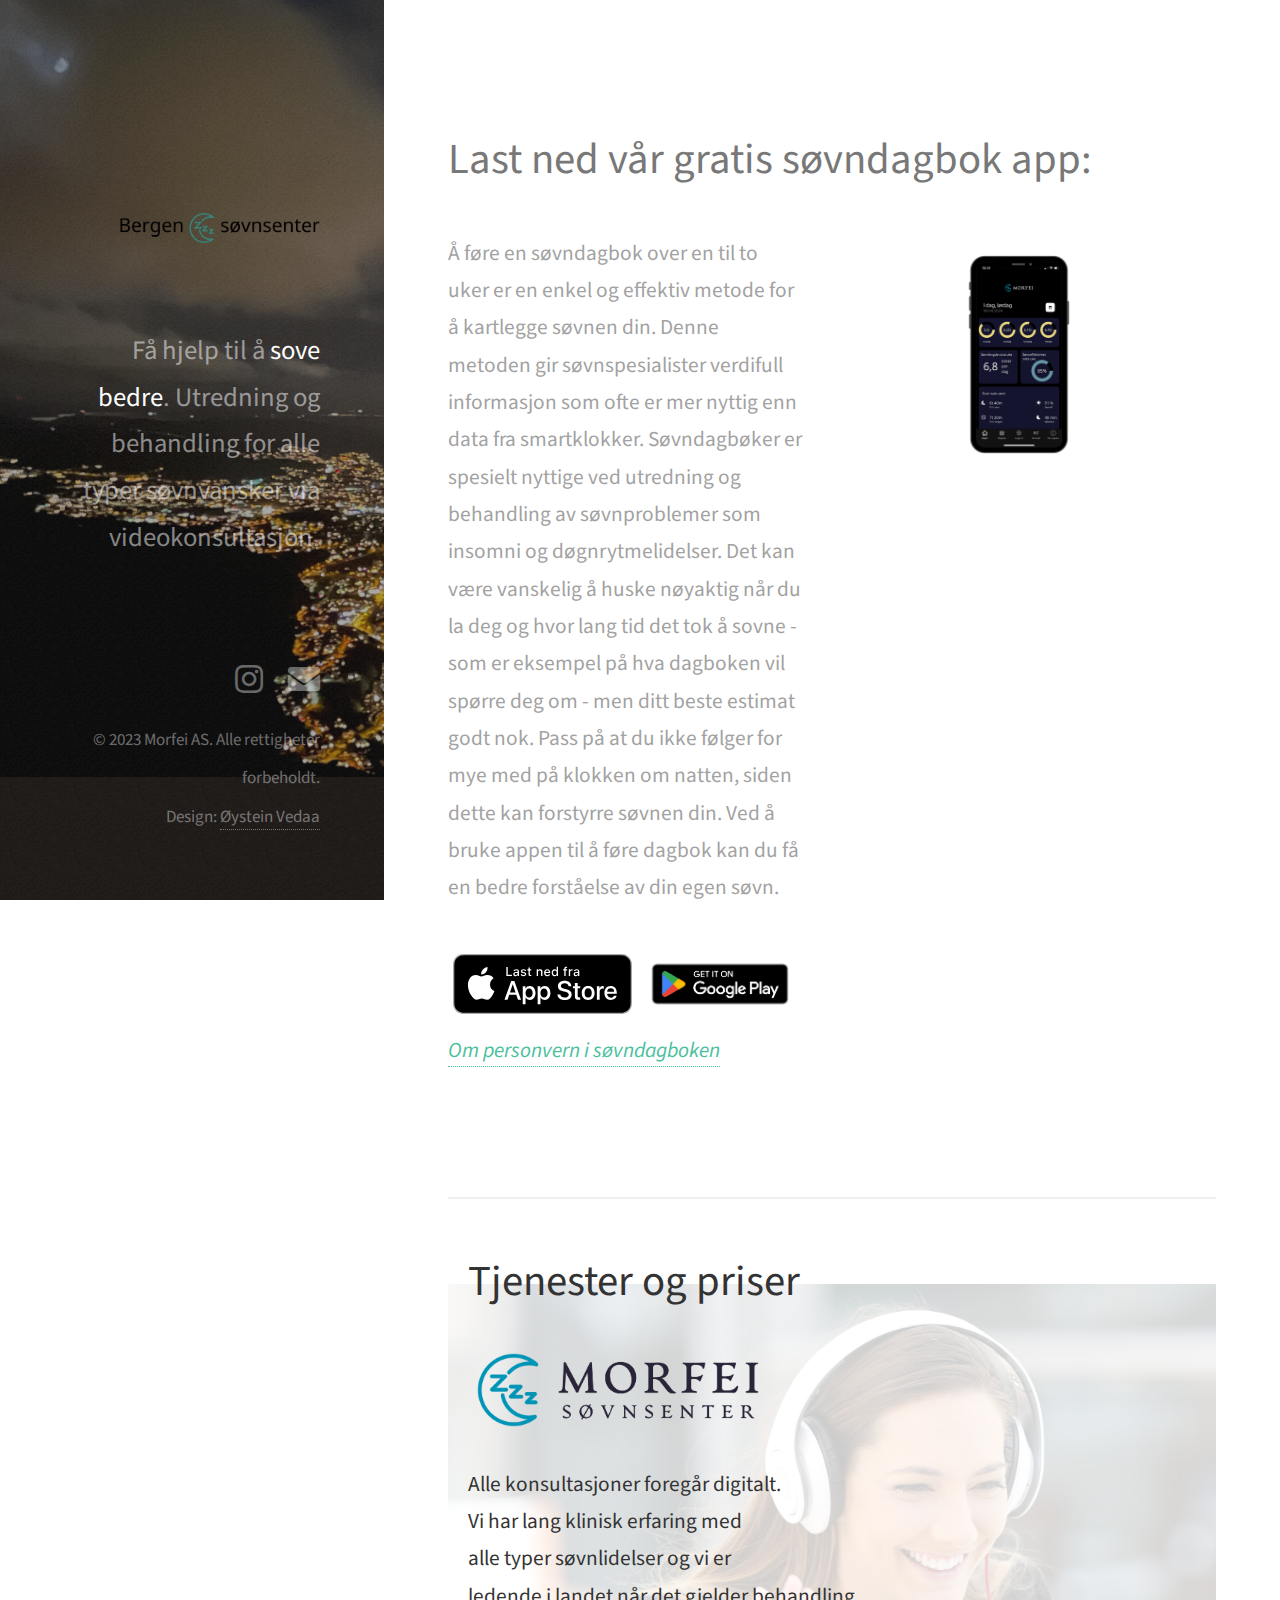
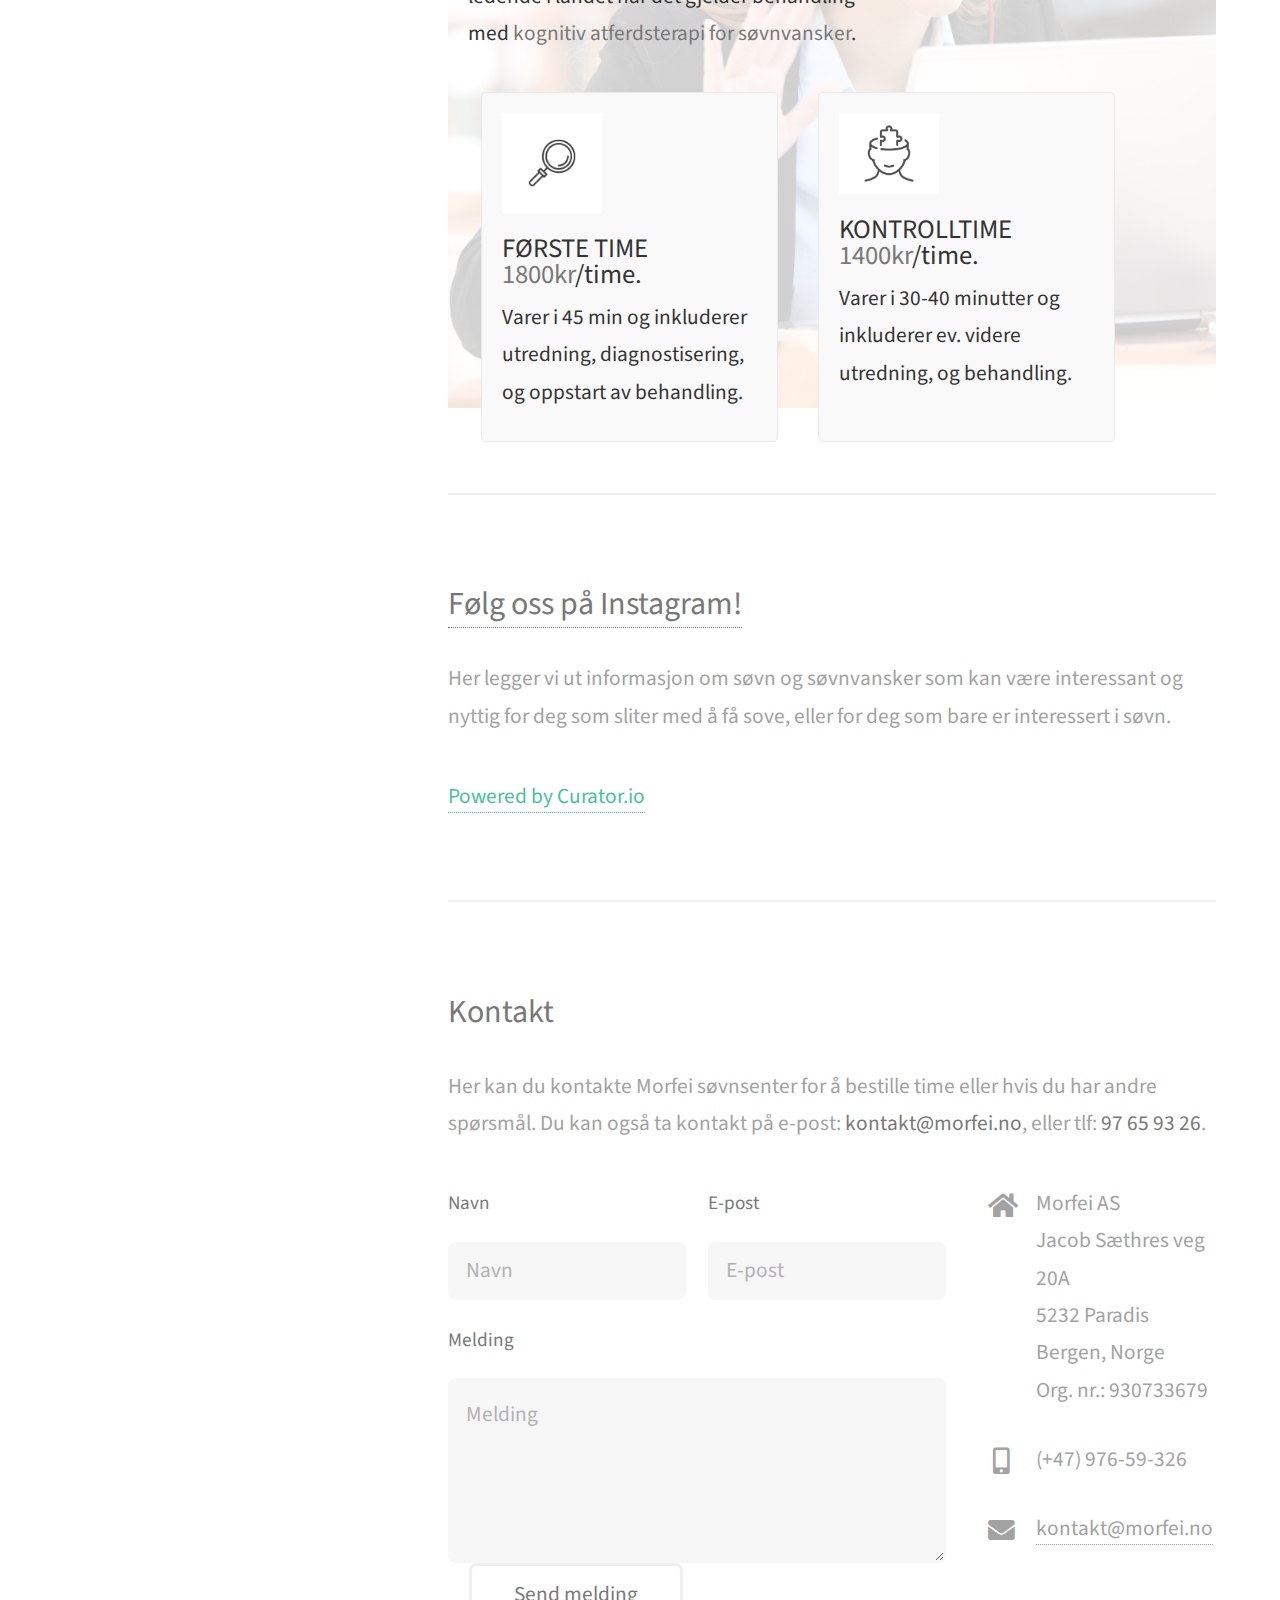
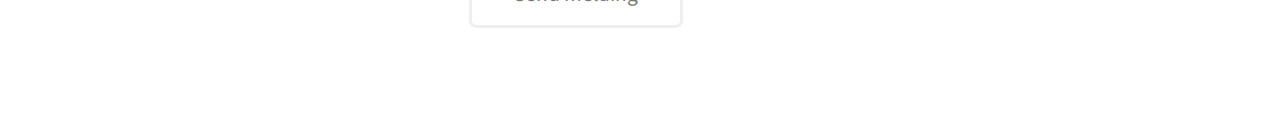
<file: morfei.github.io-main/index.html>
<!DOCTYPE HTML>
<html>
<head>
    <title>Bergen søvnsenter</title>
    <meta charset="utf-8" />
    <meta name="viewport" content="width=device-width, initial-scale=1, user-scalable=no" />
    <link rel="stylesheet" href="assets/css/main.css" />
    <link rel="icon" type="image/png" href="images/Color logo - no background - only symbol (3).png" />
</head>
<body class="is-preload">
    <style>
        .store-buttons img {
            height: 60px;
            margin: 5px;
            border: none;
            box-shadow: none;
            background: none;
            width: auto;
        }
        .store-buttons {
            display: flex;
            align-items: center;
        }
        .store-buttons a {
            display: inline-block;
            border: none;
        }
        .app-logo {
            display: block;
            margin: 20px auto;
            max-width: 100%;
        }
        .app-section {
            display: flex;
            flex-wrap: wrap;
            align-items: flex-start;
            gap: 20px;
        }
        .app-content {
            flex: 1;
            min-width: 300px;
        }
        .app-image-container {
            flex: 1;
            max-width: 1000px;
            display: flex;
            justify-content: center; /* Center the image horizontally */
            margin: 0 auto; /* Center the container within its parent */
            overflow: hidden; /* Hide any overflow */
            padding: 20px; /* Add some padding if needed */
            animation: slideInFromRight 1s ease-out; /* Apply the slide-in animation */
        }
        .app-image {
            width: 100%;
            height: auto;
            object-fit: contain; /* Ensure the image scales correctly within its container */
        }
        .app-logo {
            display: block;
            margin: 20px 0;
            max-width: 300px;
            width: 100%;
            height: auto;
        }

        /* Instagram Section */
        #instagram-section {
            display: flex;
            flex-wrap: wrap;
            align-items: flex-start;
            gap: 20px;
            margin: 40px 0;
        }
        #instagram-section .instagram-content {
            flex: 1;
            min-width: 300px;
        }
        #instagram-section .instagram-feed {
            flex: 1;
            max-width: 600px;
        }
        .instagram-embed {
            width: 100%;
        }

        /* Define the keyframes animation */
        @keyframes slideInFromRight {
            0% {
                transform: translateX(100%);
                opacity: 0;
            }
            100% {
                transform: translateX(0);
                opacity: 1;
            }
        }

        /* Added styles for link and hover */
        a {
            -moz-transition: color 0.2s ease-in-out, border-color 0.2s ease-in-out;
            -webkit-transition: color 0.2s ease-in-out, border-color 0.2s ease-in-out;
            -ms-transition: color 0.2s ease-in-out, border-color 0.2s ease-in-out;
            transition: color 0.2s ease-in-out, border-color 0.2s ease-in-out;
            border-bottom: dotted 1px;
            color: #49bf9d;
            text-decoration: none;
        }

        a:hover {
            border-bottom-color: transparent;
            color: #49bf9d !important;
            text-decoration: none;
            background-color: transparent; /* Ensure no background color on hover */
        }

        /* Added styles for list item hover effect */
        ul li:hover {
            letter-spacing: 2px; /* Increased spacing */
            font-size: 1.3em; /* Increased font size */
            background-color: transparent; /* Ensure no background color on hover */
            transition: letter-spacing 0.3s ease, font-size 0.3s ease;
        }

        /* Added styles for .features and ul.actions */
        .features {
            margin: 0 0 2em 0;
        }

        .features li {
            border-top: solid 2px #f2f2f2;
            padding: 0.75em 0;
            display: flex;
            align-items: center; /* Center-align items */
            transition: background-color 0.3s ease;
        }

        .features li:hover {
            background-color: transparent; /* Ensure no background color on hover */
        }

        .features li .icon {
            margin-right: 0.75em;
        }

        ul.actions {
            margin: 0 0 2em 0;
            padding-left: 1em; /* Added padding for nested list items */
            list-style: none;
            display: flex;
            flex-wrap: wrap;
            gap: 1em; /* Added gap for better spacing */
        }

        ul.actions li {
            padding: 0;
            display: inline-block;
        }

        ul.actions li.primary {
            padding-left: 0;
            border-left: solid 1px rgba(144, 144, 144, 0.25);
            padding: 0.5em 0 0 1em;
        }

        ul.actions li.primary:first-child {
            border-left: 0;
            padding-left: 0;
        }

        /* Remove hover background for icons */
        ul.icons li a:hover {
            background-color: transparent !important; /* Remove background color on hover */
            color: #49bf9d !important; /* Keep color change on hover */
            transform: none !important; /* Prevent size increase on hover */
        }

        /* Remove hover background for labeled icons */
        ul.labeled-icons li:hover {
            background-color: transparent !important; /* Remove background color on hover */
            color: inherit !important; /* Keep original text color */
            transform: none !important; /* Prevent size increase on hover */
        }

        ul.labeled-icons li h3 {
            color: inherit; /* Inherit the color */
            transition: color 0.3s ease; /* Smooth transition for color change */
        }

        ul.labeled-icons li:hover h3 {
            color: #49bf9d !important; /* Color change on hover */
        }
    </style>
</head>
<body class="is-preload">

    <!-- Header -->
    <header id="header">
        <div class="inner">
            <a href="#" class="image avatar"><img src="images/bergen-svnsenter-high-resolution-logo-transparent.png" alt="Bergen søvnsenter Logo" /></a>
            <h1>Få hjelp til å <strong>sove bedre</strong>.<br />
                Utredning og behandling for alle typer<br />
                søvnvansker via videokonsultasjon.</h1>
        </div>
    </header>

    <!-- Main -->
    <div id="main">

<!-- One -->
<section id="one">
    <header class="major">
        <h2>Last ned vår gratis søvndagbok app: <br /></h2>
    </header>
    <div class="app-section">
        <div class="app-content">
            <p>Å føre en søvndagbok over en til to uker er en enkel og effektiv metode for å kartlegge søvnen din. Denne metoden gir søvnspesialister verdifull informasjon som ofte er mer nyttig enn data fra smartklokker. Søvndagbøker er spesielt nyttige ved utredning og behandling av søvnproblemer som insomni og døgnrytmelidelser. Det kan være vanskelig å huske nøyaktig når du la deg og hvor lang tid det tok å sovne - som er eksempel på hva dagboken vil spørre deg om - men ditt beste estimat godt nok. Pass på at du ikke følger for mye med på klokken om natten, siden dette kan forstyrre søvnen din. Ved å bruke appen til å føre dagbok kan du få en bedre forståelse av din egen søvn.</p>
            <div class="store-buttons">
                <a href="https://apps.apple.com/no/app/morfei-s%C3%B8vndagbok/id6478706473?l=nb">
                    <img src="images/appstore.svg" alt="Download on the App Store">
                </a>
                <a href="https://play.google.com/store/apps/details?id=com.morfei.morfeisleepdiary&pcampaignid=web_share">
                    <img src="images/googleplay.png" alt="Get it on Google Play">
                </a>
            </div>
            <p><em><a href="personvern.html">Om personvern i søvndagboken</a></em></p>
        </div>
        <div class="app-image-container">
            <img src="images/phone-app-screen.png" alt="App Screen" class="app-image">
        </div>
    </div>
</section>

    <!-- Section Two -->
    <section id="two">
        <div class="overlay-container">
            <img src="images/VIDEOCHAT FRA COLOURBOX.jpg" alt="Video Chat Image" class="video-chat-image" />
            <div class="overlay-content">
                <h2>Tjenester og priser</h2>
                <img src="images/Sovnsenter-logo-no-bg.png" alt="Sovnsenter Logo" class="app-logo" />            
                <p>Alle konsultasjoner foregår digitalt.<br /> Vi har lang klinisk erfaring med <br />alle typer søvnlidelser og vi er <br />ledende i landet når det gjelder behandling <br /> med <strong>kognitiv atferdsterapi for søvnvansker</strong>.</p>
                <div class="services">
                    <div class="service">
                        <img src="images/magnifying-glass-icon1.jpg" alt="Første time" class="service-icon" />
                        <h4>FØRSTE TIME<br /> <strong>1800kr</strong>/time.</h4>
                        <p>Varer i 45 min og inkluderer utredning, diagnostisering, og oppstart av behandling.</p>
                    </div>
                    <div class="service">
                        <img src="images/therapy-icon1.jpg" alt="Kontrolltime" class="service-icon" />
                        <h4>KONTROLLTIME<br /> <strong>1400kr</strong>/time.</h4>
                        <p>Varer i 30-40 minutter og inkluderer ev. videre utredning, og behandling.</p>
                    </div>
                </div>
            </div>
        </div>
    </section>

    <!-- Instagram Section -->
    <section id="instagram">
        <h2><a href="https://www.instagram.com/morfei_sovnsenter" target="_blank">Følg oss på Instagram!</a></h2>
        <p>Her legger vi ut informasjon om søvn og søvnvansker som kan være interessant og nyttig for deg som sliter med å få sove, eller for deg som bare er interessert i søvn.</p>
        <div class="instagram-feed">
            <!-- Curator.io feed -->
            <div id="curator-feed-default-feed-layout"><a href="https://curator.io" target="_blank" class="crt-logo crt-tag">Powered by Curator.io</a></div>
            <script type="text/javascript">
            /* curator-feed-default-feed-layout */
            (function(){
            var i,e,d=document,s="script";i=d.createElement("script");i.async=1;i.charset="UTF-8";
            i.src="https://cdn.curator.io/published/ba9b14dd-ca18-49e5-9b4b-96f6b014a6e4.js";
            e=d.getElementsByTagName(s)[0];e.parentNode.insertBefore(i, e);
            })();
            </script>
        </div>
    </section>

    <!-- Three -->
    <section id="three">
        <h2>Kontakt</h2>
        <p>Her kan du kontakte Morfei søvnsenter for å bestille time eller hvis du har andre spørsmål. Du kan også ta kontakt på e-post: <strong>kontakt@morfei.no</strong>, eller tlf: <strong>97 65 93 26</strong>.</p>
        <div class="row">
            <div class="col-8 col-12-small">
                <form method="POST" action="https://formspree.io/f/mrgnnkyv">
                    <input type="hidden" name="_replyto" value="kontakt@morfei.no">
                    <div class="row gtr-uniform gtr-50">
                        <div class="col-6 col-12-xsmall">
                            <label for="name">Navn</label>
                            <input type="text" name="name" id="name" placeholder="Navn" required />
                        </div>
                        <div class="col-6 col-12-xsmall">
                            <label for="email">E-post</label>
                            <input type="email" name="email" id="email" placeholder="E-post" required />
                        </div>
                        <div class="col-12">
                            <label for="message">Melding</label>
                            <textarea name="message" id="message" placeholder="Melding" rows="4" required></textarea>
                        </div>
                    </div>
                    <ul class="actions">
                        <li><input type="submit" value="Send melding" /></li>
                    </ul>
                </form>
            </div>
            <div class="col-4 col-12-small">
                <ul class="labeled-icons">
                    <li>
                        <h3 class="icon solid fa-home"><span class="label">Adresse</span></h3>
                        Morfei AS<br />
                        Jacob Sæthres veg 20A<br />
                        5232 Paradis<br />
                        Bergen, Norge<br />
                        Org. nr.: 930733679
                    </li>
                    <li>
                        <h3 class="icon solid fa-mobile-alt"><span class="label">Telefon</span></h3>
                            (+47) 976-59-326
                        </li>
                        <li>
                            <h3 class="icon solid fa-envelope"><span class="label">E-post</span></h3>
                            <a href="mailto:kontakt@morfei.no">kontakt@morfei.no</a>
                        </li>
                    </ul>
                </div>
            </div>
        </section>
    </div>

<!-- Footer -->
    <footer id="footer">
        <div class="inner">
            <ul class="icons">
                <li><a href="https://www.instagram.com/morfei_sovnsenter" class="icon brands fa-instagram"><span class="label">Instagram</span></a></li>
                <li><a href="mailto:kontakt@morfei.no" class="icon solid fa-envelope"><span class="label">Email</span></a></li>
            </ul>
            <ul class="copyright">
                <li>&copy; 2023 Morfei AS. Alle rettigheter forbeholdt.</li>
                <li>Design: <a href="https://www.instagram.com/morfei_sovnsenter">Øystein Vedaa</a></li>
            </ul>
        </div>
    </footer>

    <!-- Scripts -->
    <script src="assets/js/jquery.min.js"></script>
    <script src="assets/js/jquery.poptrox.min.js"></script>
    <script src="assets/js/browser.min.js"></script>
    <script src="assets/js/breakpoints.min.js"></script>
    <script src="assets/js/util.js"></script>
    <script src="assets/js/main.js"></script>

</body>
</html>
</file>
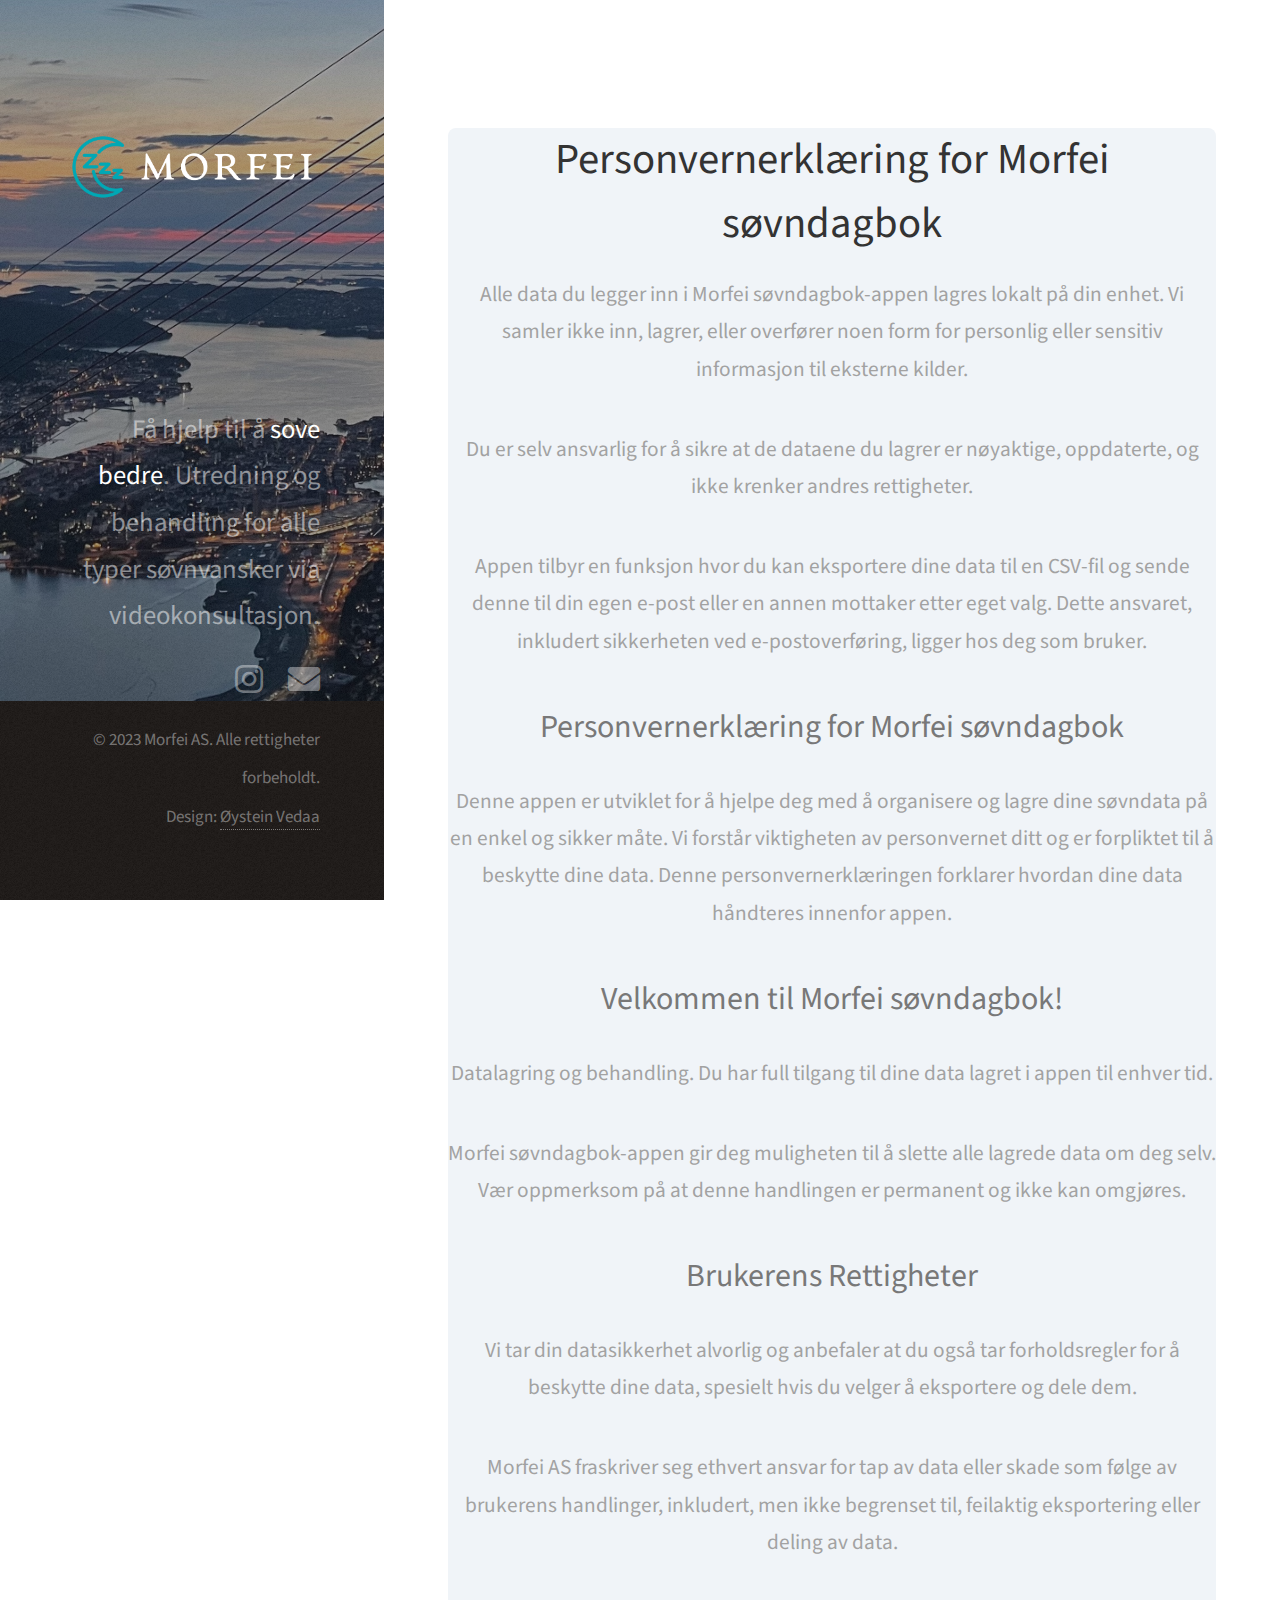
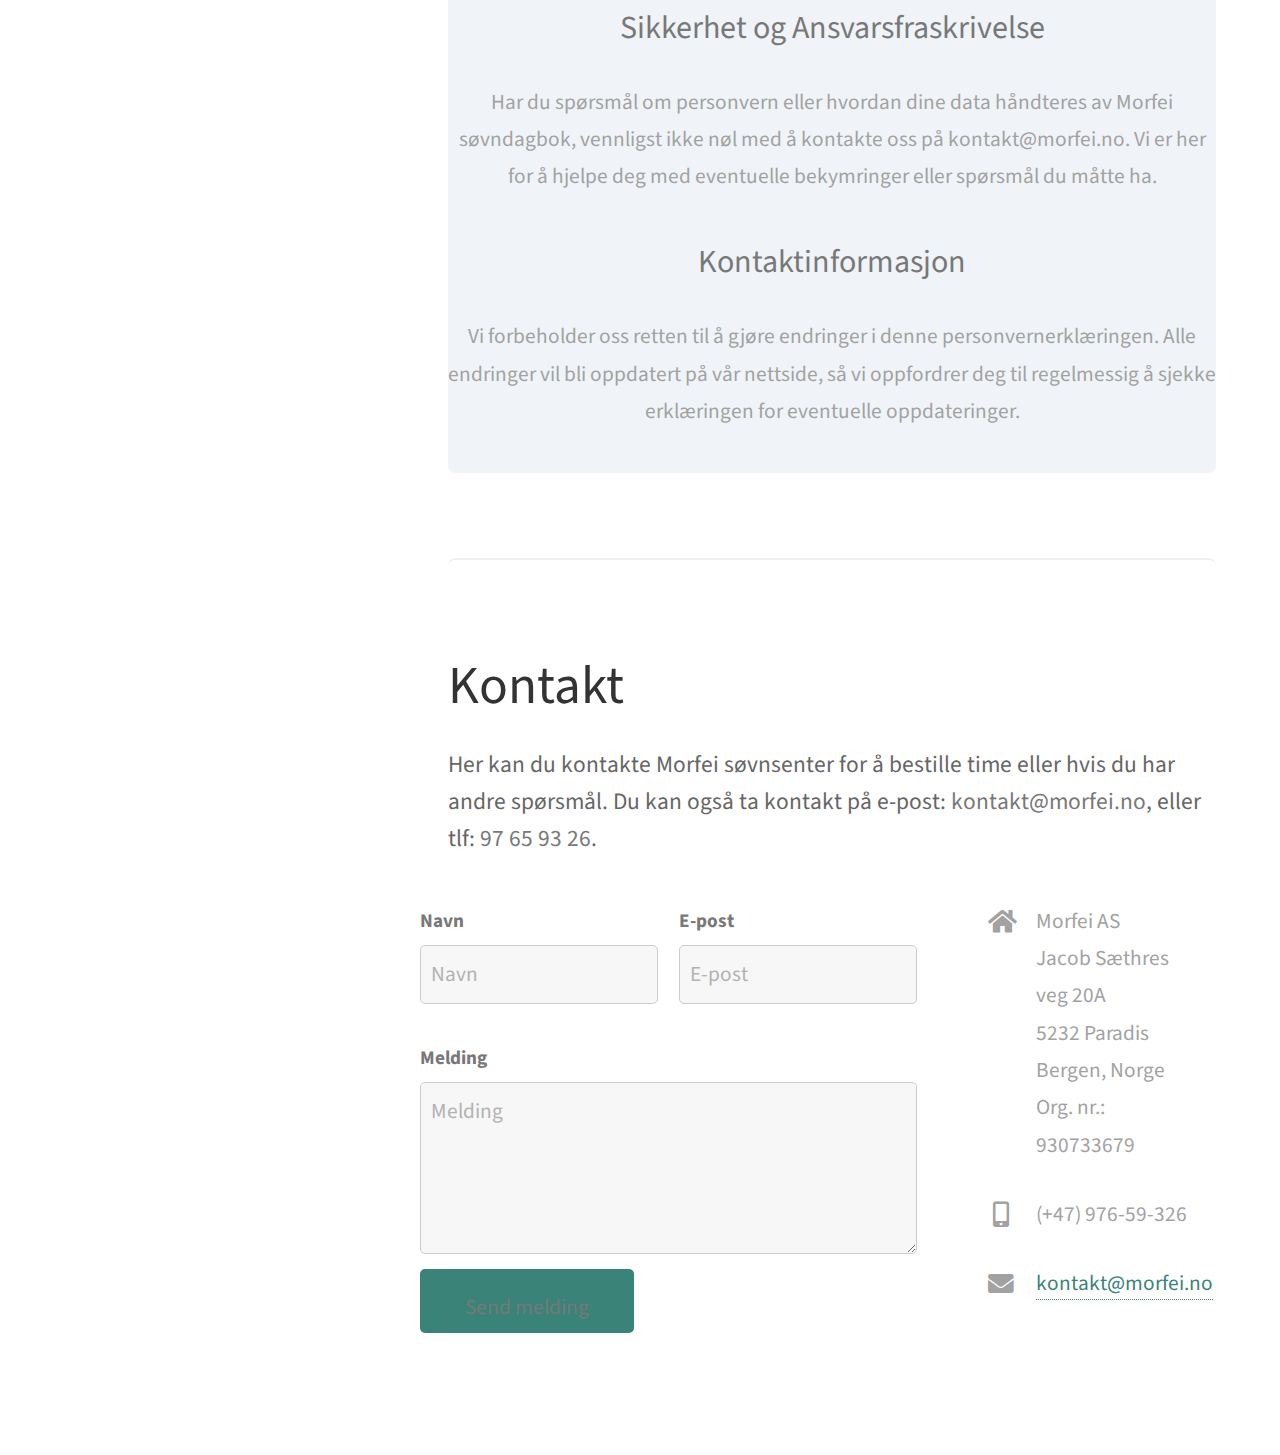
<file: personvern.html>
<!DOCTYPE HTML>
<html>
<head>
    <title>Personvern - Morfei søvnsenter</title>
    <meta charset="utf-8" />
    <meta name="viewport" content="width=device-width, initial-scale=1, user-scalable=no" />
    <link rel="stylesheet" href="assets/css/main.css" />
    <style>
        /* Add your custom styles here */
        .store-buttons img {
            height: 60px;
            margin: 5px;
            border: none;
            box-shadow: none;
            background: none;
            width: auto;
        }
        .store-buttons {
            display: flex;
            align-items: center;
        }
        .store-buttons a {
            display: inline-block;
            border: none;
        }
        .app-logo {
            display: block;
            margin: 20px auto;
            max-width: 100%;
        }
        .app-section {
            display: flex;
            flex-wrap: wrap;
            align-items: flex-start;
            gap: 20px;
        }
        .app-content {
            flex: 1;
            min-width: 300px;
        }
        .app-image-container {
            flex: 1;
            max-width: 1000px;
            display: flex;
            justify-content: center;
            margin: 0 auto;
            overflow: hidden;
            padding: 20px;
            animation: slideInFromRight 1s ease-out;
        }
        .app-image {
            width: 100%;
            height: auto;
            object-fit: contain;
        }
        .app-logo {
            display: block;
            margin: 20px 0;
            max-width: 300px;
            width: 100%;
            height: auto;
        }
        .sidebar-image {
            max-width: 100%;
            height: auto;
        }
        .icons a, .labeled-icons a {
            background: none !important;
        }
        a {
            transition: color 0.2s ease-in-out, border-color 0.2s ease-in-out;
            border-bottom: dotted 1px;
            color: #49bf9d;
            text-decoration: none;
        }
        a:hover {
            border-bottom-color: transparent;
            color: #49bf9d !important;
            text-decoration: none;
        }
        ul li:hover {
            letter-spacing: 2px;
            font-size: 1.3em;
            background-color: transparent;
            transition: letter-spacing 0.3s ease, font-size 0.3s ease;
        }
        .features {
            margin: 0 0 2em 0;
        }
        .features li {
            border-top: solid 2px #f2f2f2;
            padding: 0.75em 0;
            display: flex;
            align-items: center;
            transition: background-color 0.3s ease;
        }
        .features li:hover {
            background-color: transparent;
        }
        .features li .icon {
            margin-right: 0.75em;
        }
        ul.actions {
            margin: 0 0 2em 0;
            padding-left: 1em;
            list-style: none;
            display: flex;
            flex-wrap: wrap;
            gap: 1em;
        }
        ul.actions li {
            padding: 0;
            display: inline-block;
        }
        ul.actions li.primary {
            padding-left: 0;
            border-left: solid 1px rgba(144, 144, 144, 0.25);
            padding: 0.5em 0 0 1em;
        }
        ul.actions li.primary:first-child {
            border-left: 0;
            padding-left: 0;
        }
    </style>
</head>
<body class="is-preload">

    <!-- Header -->
    <header id="header">
        <div class="inner">
            <a href="#" class="image avatar"><img src="images/morfei.png" alt="Morfei Logo" /></a>
            <h1>Få hjelp til å <strong>sove bedre</strong>.<br />
                Utredning og behandling for alle typer<br />
                søvnvansker via videokonsultasjon.</h1>
        </div>
    </header>

    <!-- Main -->
    <div id="main">

        <!-- One -->
        <section id="one">
            <header class="major">
                <h2>Personvernerklæring for Morfei søvndagbok <br /></h2>
            </header>

            <div class="app-section">
                <div class="app-content">
                    <p>Alle data du legger inn i Morfei søvndagbok-appen lagres lokalt på din enhet. Vi samler ikke inn, lagrer, eller overfører noen form for personlig eller sensitiv informasjon til eksterne kilder.</p>
                    <p>Du er selv ansvarlig for å sikre at de dataene du lagrer er nøyaktige, oppdaterte, og ikke krenker andres rettigheter.</p>
                    <p>Appen tilbyr en funksjon hvor du kan eksportere dine data til en CSV-fil og sende denne til din egen e-post eller en annen mottaker etter eget valg. Dette ansvaret, inkludert sikkerheten ved e-postoverføring, ligger hos deg som bruker.</p>
                    <h2>Personvernerklæring for Morfei søvndagbok</h2>
                    <p>Denne appen er utviklet for å hjelpe deg med å organisere og lagre dine søvndata på en enkel og sikker måte. Vi forstår viktigheten av personvernet ditt og er forpliktet til å beskytte dine data. Denne personvernerklæringen forklarer hvordan dine data håndteres innenfor appen.</p>
                    <h2>Velkommen til Morfei søvndagbok!</h2>
                    <p>Datalagring og behandling. Du har full tilgang til dine data lagret i appen til enhver tid.</p>
                    <p>Morfei søvndagbok-appen gir deg muligheten til å slette alle lagrede data om deg selv. Vær oppmerksom på at denne handlingen er permanent og ikke kan omgjøres.</p>
                    <h2>Brukerens Rettigheter</h2>
                    <p>Vi tar din datasikkerhet alvorlig og anbefaler at du også tar forholdsregler for å beskytte dine data, spesielt hvis du velger å eksportere og dele dem.</p>
                    <p>Morfei AS fraskriver seg ethvert ansvar for tap av data eller skade som følge av brukerens handlinger, inkludert, men ikke begrenset til, feilaktig eksportering eller deling av data.</p>
                    <h2>Sikkerhet og Ansvarsfraskrivelse</h2>
                    <p>Har du spørsmål om personvern eller hvordan dine data håndteres av Morfei søvndagbok, vennligst ikke nøl med å kontakte oss på kontakt@morfei.no. Vi er her for å hjelpe deg med eventuelle bekymringer eller spørsmål du måtte ha.</p>
                    <h2>Kontaktinformasjon</h2>
                    <p>Vi forbeholder oss retten til å gjøre endringer i denne personvernerklæringen. Alle endringer vil bli oppdatert på vår nettside, så vi oppfordrer deg til regelmessig å sjekke erklæringen for eventuelle oppdateringer.</p>
                </div>
            </div>
        </section>

        <!-- Three -->
        <section id="three">
            <h2>Kontakt</h2>
            <p>Her kan du kontakte Morfei søvnsenter for å bestille time eller hvis du har andre spørsmål. Du kan også ta kontakt på e-post: <strong>kontakt@morfei.no</strong>, eller tlf: <strong>97 65 93 26</strong>.</p>
            <div class="row">
                <div class="col-8 col-12-small">
                    <form method="POST" action="https://formspree.io/f/mrgnnkyv">
                        <input type="hidden" name="_replyto" value="kontakt@morfei.no">
                        <div class="row gtr-uniform gtr-50">
                            <div class="col-6 col-12-xsmall">
                                <label for="name">Navn</label>
                                <input type="text" name="name" id="name" placeholder="Navn" required />
                            </div>
                            <div class="col-6 col-12-xsmall">
                                <label for="email">E-post</label>
                                <input type="email" name="email" id="email" placeholder="E-post" required />
                            </div>
                            <div class="col-12">
                                <label for="message">Melding</label>
                                <textarea name="message" id="message" placeholder="Melding" rows="4" required></textarea>
                            </div>
                        </div>
                        <ul class="actions">
                            <li><input type="submit" value="Send melding" /></li>
                        </ul>
                    </form>
                </div>
                <div class="col-4 col-12-small">
                    <ul class="labeled-icons">
                        <li>
                            <h3 class="icon solid fa-home"><span class="label">Adresse</span></h3>
                            Morfei AS<br />
                            Jacob Sæthres veg 20A<br />
                            5232 Paradis<br />
                            Bergen, Norge<br />
                            Org. nr.: 930733679
                        </li>
                        <li>
                            <h3 class="icon solid fa-mobile-alt"><span class="label">Telefon</span></h3>
                            (+47) 976-59-326
                        </li>
                        <li>
                            <h3 class="icon solid fa-envelope"><span class="label">E-post</span></h3>
                            <a href="mailto:kontakt@morfei.no">kontakt@morfei.no</a>
                        </li>
                    </ul>
                </div>
            </div>
        </section>
    </div>

    <!-- Footer -->
    <footer id="footer">
        <div class="inner">
            <ul class="icons">
                <li><a href="https://www.instagram.com/morfei_sovnsenter" class="icon brands fa-instagram"><span class="label">Instagram</span></a></li>
                <li><a href="mailto:kontakt@morfei.no" class="icon solid fa-envelope"><span class="label">Email</span></a></li>
            </ul>
            <ul class="copyright">
                <li>&copy; 2023 Morfei AS. Alle rettigheter forbeholdt.</li>
                <li>Design: <a href="https://www.instagram.com/morfei_sovnsenter">Øystein Vedaa</a></li>
            </ul>
        </div>
    </footer>

    <!-- Scripts -->
    <script src="assets/js/jquery.min.js"></script>
    <script src="assets/js/jquery.poptrox.min.js"></script>
    <script src="assets/js/browser.min.js"></script>
    <script src="assets/js/breakpoints.min.js"></script>
    <script src="assets/js/util.js"></script>
    <script src="assets/js/main.js"></script>

</body>
</html>
</file>
<file: morfei.github.io-main/assets/css/main.css>
@import url("fontawesome-all.min.css");
@import url("https://fonts.googleapis.com/css?family=Source+Sans+Pro:400,400italic");

/*
	Strata by HTML5 UP
	html5up.net | @ajlkn
	Free for personal and commercial use under the CCA 3.0 license (html5up.net/license)
*/

html, body, div, span, applet, object,
iframe, h1, h2, h3, h4, h5, h6, p, blockquote,
pre, a, abbr, acronym, address, big, cite,
code, del, dfn, em, img, ins, kbd, q, s, samp,
small, strike, strong, sub, sup, tt, var, b,
u, i, center, dl, dt, dd, ol, ul, li, fieldset,
form, label, legend, table, caption, tbody,
tfoot, thead, tr, th, td, article, aside,
canvas, details, embed, figure, figcaption,
footer, header, hgroup, menu, nav, output, ruby,
section, summary, time, mark, audio, video {
	margin: 0;
	padding: 0;
	border: 0;
	font-size: 100%;
	font: inherit;
	vertical-align: baseline;}

article, aside, details, figcaption, figure,
footer, header, hgroup, menu, nav, section {
	display: block;}

body {
	line-height: 1;
}

ol, ul {
	list-style: none;
}

blockquote, q {
	quotes: none;
}

	blockquote:before, blockquote:after, q:before, q:after {
		content: '';
		content: none;
	}

table {
	border-collapse: collapse;
	border-spacing: 0;
}

body {
	-webkit-text-size-adjust: none;
}

mark {
	background-color: transparent;
	color: inherit;
}

input::-moz-focus-inner {
	border: 0;
	padding: 0;
}

input, select, textarea {
	-moz-appearance: none;
	-webkit-appearance: none;
	-ms-appearance: none;
	appearance: none;
}

/* Basic */

	html {
		box-sizing: border-box;
	}

	*, *:before, *:after {
		box-sizing: inherit;
	}

	body {
		background: #fff;
	}

		body.is-preload *, body.is-preload *:before, body.is-preload *:after {
			-moz-animation: none !important;
			-webkit-animation: none !important;
			-ms-animation: none !important;
			animation: none !important;
			-moz-transition: none !important;
			-webkit-transition: none !important;
			-ms-transition: none !important;
			transition: none !important;
		}

	body, input, select, textarea {
		color: #a2a2a2;
		font-family: "Source Sans Pro", Helvetica, sans-serif;
		font-size: 16pt;
		font-weight: 400;
		line-height: 1.75em;
	}

	a {
		-moz-transition: color 0.2s ease-in-out, border-color 0.2s ease-in-out;
		-webkit-transition: color 0.2s ease-in-out, border-color 0.2s ease-in-out;
		-ms-transition: color 0.2s ease-in-out, border-color 0.2s ease-in-out;
		transition: color 0.2s ease-in-out, border-color 0.2s ease-in-out;
		border-bottom: dotted 1px;
		color: #49bf9d;
		text-decoration: none;
	}

		a:hover {
			border-bottom-color: transparent;
			color: #49bf9d !important;
			text-decoration: none;
		}

	strong, b {
		color: #787878;
		font-weight: 400;
	}

	em, i {
		font-style: italic;
	}

	p {
		margin: 0 0 2em 0;
	}

	h1, h2, h3, h4, h5, h6 {
		color: #787878;
		font-weight: 400;
		line-height: 1em;
		margin: 0 0 1em 0;
	}

		h1 a, h2 a, h3 a, h4 a, h5 a, h6 a {
			color: inherit;
			text-decoration: none;
		}

	h1 {
		font-size: 2em;
		line-height: 1.5em;
	}

	h2 {
		font-size: 1.5em;
		line-height: 1.5em;
	}

	h3 {
		font-size: 1.25em;
		line-height: 1.5em;
	}

	h4 {
		font-size: 1.1em;
		line-height: 1.5em;
	}

	h5 {
		font-size: 0.9em;
		line-height: 1.5em;
	}

	h6 {
		font-size: 0.7em;
		line-height: 1.5em;
	}

	sub {
		font-size: 0.8em;
		position: relative;
		top: 0.5em;
	}

	sup {
		font-size: 0.8em;
		position: relative;
		top: -0.5em;
	}

	hr {
		border: 0;
		border-bottom: solid 2px #efefef;
		margin: 2em 0;
	}

		hr.major {
			margin: 3em 0;
		}

	blockquote {
		border-left: solid 6px #efefef;
		font-style: italic;
		margin: 0 0 2em 0;
		padding: 0.5em 0 0.5em 1.5em;
	}

	code {
		background: #f7f7f7;
		border-radius: 0.35em;
		border: solid 2px #efefef;
		font-family: "Courier New", monospace;
		font-size: 0.9em;
		margin: 0 0.25em;
		padding: 0.25em 0.65em;
	}

	pre {
		-webkit-overflow-scrolling: touch;
		font-family: "Courier New", monospace;
		font-size: 0.9em;
		margin: 0 0 2em 0;
	}

		pre code {
			display: block;
			line-height: 1.75em;
			padding: 1em 1.5em;
			overflow-x: auto;
		}

	.align-left {
		text-align: left;
	}

	.align-center {
		text-align: center;
	}

	.align-right {
		text-align: right;
	}

/* Container */

	.container {
		margin: 0 auto;
		max-width: calc(100% - 4em);
		width: 100%;
	}

		.container.xsmall {
			width: 25%;
		}

		.container.small {
			width: 50%;
		}

		.container.medium {
			width: 75%;
		}

		.container.large {
			width: 125%;
		}

		.container.xlarge {
			width: 150%;
		}

		.container.max {
			width: 100%;
		}

		@media screen and (max-width: 980px) {

			.container {
				width: 100% !important;
				max-width: 100% !important;
			}

		}

		@media screen and (max-width: 480px) {

			.container {
				max-width: calc(100% - 3em);
			}

		}

/* Row */

	.row {
		display: flex;
		flex-wrap: wrap;
		box-sizing: border-box;
		align-items: stretch;
	}

		.row > * {
			box-sizing: border-box;
		}

		.row.gtr-uniform > * > :last-child {
			margin-bottom: 0;
		}

		.row.aln-left {
			justify-content: flex-start;
		}

		.row.aln-center {
			justify-content: center;
		}

		.row.aln-right {
			justify-content: flex-end;
		}

		.row.aln-top {
			align-items: flex-start;
		}

		.row.aln-middle {
			align-items: center;
		}

		.row.aln-bottom {
			align-items: flex-end;
		}

		.row > .imp {
			order: -1;
		}

		.row > .col-1 {
			width: 8.33333%;
		}

		.row > .off-1 {
			margin-left: 8.33333%;
		}

		.row > .col-2 {
			width: 16.66667%;
		}

		.row > .off-2 {
			margin-left: 16.66667%;
		}

		.row > .col-3 {
			width: 25%;
		}

		.row > .off-3 {
			margin-left: 25%;
		}

		.row > .col-4 {
			width: 33.33333%;
		}

		.row > .off-4 {
			margin-left: 33.33333%;
		}

		.row > .col-5 {
			width: 41.66667%;
		}

		.row > .off-5 {
			margin-left: 41.66667%;
		}

		.row > .col-6 {
			width: 50%;
		}

		.row > .off-6 {
			margin-left: 50%;
		}

		.row > .col-7 {
			width: 58.33333%;
		}

		.row > .off-7 {
			margin-left: 58.33333%;
		}

		.row > .col-8 {
			width: 66.66667%;
		}

		.row > .off-8 {
			margin-left: 66.66667%;
		}

		.row > .col-9 {
			width: 75%;
		}

		.row > .off-9 {
			margin-left: 75%;
		}

		.row > .col-10 {
			width: 83.33333%;
		}

		.row > .off-10 {
			margin-left: 83.33333%;
		}

		.row > .col-11 {
			width: 91.66667%;
		}

		.row > .off-11 {
			margin-left: 91.66667%;
		}

		.row > .col-12 {
			width: 100%;
		}

		.row > .off-12 {
			margin-left: 100%;
		}

		.row.gtr-0 {
			margin-top: 0;
			margin-left: 0em;
		}

			.row.gtr-0 > * {
				padding: 0 0 0 0em;
			}

			.row.gtr-0.gtr-uniform {
				margin-top: 0em;
			}

				.row.gtr-0.gtr-uniform > * {
					padding-top: 0em;
				}

		.row.gtr-25 {
			margin-top: 0;
			margin-left: -0.625em;
		}

			.row.gtr-25 > * {
				padding: 0 0 0 0.625em;
			}

			.row.gtr-25.gtr-uniform {
				margin-top: -0.625em;
			}

				.row.gtr-25.gtr-uniform > * {
					padding-top: 0.625em;
				}

		.row.gtr-50 {
			margin-top: 0;
			margin-left: -1.25em;
		}

			.row.gtr-50 > * {
				padding: 0 0 0 1.25em;
			}

			.row.gtr-50.gtr-uniform {
				margin-top: -1.25em;
			}

				.row.gtr-50.gtr-uniform > * {
					padding-top: 1.25em;
				}

		.row {
			margin-top: 0;
			margin-left: -2.5em;
		}

			.row > * {
				padding: 0 0 0 2.5em;
			}

			.row.gtr-uniform {
				margin-top: -2.5em;
			}

				.row.gtr-uniform > * {
					padding-top: 2.5em;
				}

		.row.gtr-150 {
			margin-top: 0;
			margin-left: -3.75em;
		}

			.row.gtr-150 > * {
				padding: 0 0 0 3.75em;
			}

			.row.gtr-150.gtr-uniform {
				margin-top: -3.75em;
			}

				.row.gtr-150.gtr-uniform > * {
					padding-top: 3.75em;
				}

		.row.gtr-200 {
			margin-top: 0;
			margin-left: -5em;
		}

			.row.gtr-200 > * {
				padding: 0 0 0 5em;
			}

			.row.gtr-200.gtr-uniform {
				margin-top: -5em;
			}

				.row.gtr-200.gtr-uniform > * {
					padding-top: 5em;
				}

		@media screen and (max-width: 1800px) {

			.row {
				display: flex;
				flex-wrap: wrap;
				box-sizing: border-box;
				align-items: stretch;
			}

				.row > * {
					box-sizing: border-box;
				}

				.row.gtr-uniform > * > :last-child {
					margin-bottom: 0;
				}

				.row.aln-left {
					justify-content: flex-start;
				}

				.row.aln-center {
					justify-content: center;
				}

				.row.aln-right {
					justify-content: flex-end;
				}

				.row.aln-top {
					align-items: flex-start;
				}

				.row.aln-middle {
					align-items: center;
				}

				.row.aln-bottom {
					align-items: flex-end;
				}

				.row > .imp-xlarge {
					order: -1;
				}

				.row > .col-1-xlarge {
					width: 8.33333%;
				}

				.row > .off-1-xlarge {
					margin-left: 8.33333%;
				}

				.row > .col-2-xlarge {
					width: 16.66667%;
				}

				.row > .off-2-xlarge {
					margin-left: 16.66667%;
				}

				.row > .col-3-xlarge {
					width: 25%;
				}

				.row > .off-3-xlarge {
					margin-left: 25%;
				}

				.row > .col-4-xlarge {
					width: 33.33333%;
				}

				.row > .off-4-xlarge {
					margin-left: 33.33333%;
				}

				.row > .col-5-xlarge {
					width: 41.66667%;
				}

				.row > .off-5-xlarge {
					margin-left: 41.66667%;
				}

				.row > .col-6-xlarge {
					width: 50%;
				}

				.row > .off-6-xlarge {
					margin-left: 50%;
				}

				.row > .col-7-xlarge {
					width: 58.33333%;
				}

				.row > .off-7-xlarge {
					margin-left: 58.33333%;
				}

				.row > .col-8-xlarge {
					width: 66.66667%;
				}

				.row > .off-8-xlarge {
					margin-left: 66.66667%;
				}

				.row > .col-9-xlarge {
					width: 75%;
				}

				.row > .off-9-xlarge {
					margin-left: 75%;
				}

				.row > .col-10-xlarge {
					width: 83.33333%;
				}

				.row > .off-10-xlarge {
					margin-left: 83.33333%;
				}

				.row > .col-11-xlarge {
					width: 91.66667%;
				}

				.row > .off-11-xlarge {
					margin-left: 91.66667%;
				}

				.row > .col-12-xlarge {
					width: 100%;
				}

				.row > .off-12-xlarge {
					margin-left: 100%;
				}

				.row.gtr-0 {
					margin-top: 0;
					margin-left: 0em;
				}

					.row.gtr-0 > * {
						padding: 0 0 0 0em;
					}

					.row.gtr-0.gtr-uniform {
						margin-top: 0em;
					}

						.row.gtr-0.gtr-uniform > * {
							padding-top: 0em;
						}

				.row.gtr-25 {
					margin-top: 0;
					margin-left: -0.625em;
				}

					.row.gtr-25 > * {
						padding: 0 0 0 0.625em;
					}

					.row.gtr-25.gtr-uniform {
						margin-top: -0.625em;
					}

						.row.gtr-25.gtr-uniform > * {
							padding-top: 0.625em;
						}

				.row.gtr-50 {
					margin-top: 0;
					margin-left: -1.25em;
				}

					.row.gtr-50 > * {
						padding: 0 0 0 1.25em;
					}

					.row.gtr-50.gtr-uniform {
						margin-top: -1.25em;
					}

						.row.gtr-50.gtr-uniform > * {
							padding-top: 1.25em;
						}

				.row {
					margin-top: 0;
					margin-left: -2.5em;
				}

					.row > * {
						padding: 0 0 0 2.5em;
					}

					.row.gtr-uniform {
						margin-top: -2.5em;
					}

						.row.gtr-uniform > * {
							padding-top: 2.5em;
						}

				.row.gtr-150 {
					margin-top: 0;
					margin-left: -3.75em;
				}

					.row.gtr-150 > * {
						padding: 0 0 0 3.75em;
					}

					.row.gtr-150.gtr-uniform {
						margin-top: -3.75em;
					}

						.row.gtr-150.gtr-uniform > * {
							padding-top: 3.75em;
						}

				.row.gtr-200 {
					margin-top: 0;
					margin-left: -5em;
				}

					.row.gtr-200 > * {
						padding: 0 0 0 5em;
					}

					.row.gtr-200.gtr-uniform {
						margin-top: -5em;
					}

						.row.gtr-200.gtr-uniform > * {
							padding-top: 5em;
						}

		}

		@media screen and (max-width: 1280px) {

			.row {
				display: flex;
				flex-wrap: wrap;
				box-sizing: border-box;
				align-items: stretch;
			}

				.row > * {
					box-sizing: border-box;
				}

				.row.gtr-uniform > * > :last-child {
					margin-bottom: 0;
				}

				.row.aln-left {
					justify-content: flex-start;
				}

				.row.aln-center {
					justify-content: center;
				}

				.row.aln-right {
					justify-content: flex-end;
				}

				.row.aln-top {
					align-items: flex-start;
				}

				.row.aln-middle {
					align-items: center;
				}

				.row.aln-bottom {
					align-items: flex-end;
				}

				.row > .imp-large {
					order: -1;
				}

				.row > .col-1-large {
					width: 8.33333%;
				}

				.row > .off-1-large {
					margin-left: 8.33333%;
				}

				.row > .col-2-large {
					width: 16.66667%;
				}

				.row > .off-2-large {
					margin-left: 16.66667%;
				}

				.row > .col-3-large {
					width: 25%;
				}

				.row > .off-3-large {
					margin-left: 25%;
				}

				.row > .col-4-large {
					width: 33.33333%;
				}

				.row > .off-4-large {
					margin-left: 33.33333%;
				}

				.row > .col-5-large {
					width: 41.66667%;
				}

				.row > .off-5-large {
					margin-left: 41.66667%;
				}

				.row > .col-6-large {
					width: 50%;
				}

				.row > .off-6-large {
					margin-left: 50%;
				}

				.row > .col-7-large {
					width: 58.33333%;
				}

				.row > .off-7-large {
					margin-left: 58.33333%;
				}

				.row > .col-8-large {
					width: 66.66667%;
				}

				.row > .off-8-large {
					margin-left: 66.66667%;
				}

				.row > .col-9-large {
					width: 75%;
				}

				.row > .off-9-large {
					margin-left: 75%;
				}

				.row > .col-10-large {
					width: 83.33333%;
				}

				.row > .off-10-large {
					margin-left: 83.33333%;
				}

				.row > .col-11-large {
					width: 91.66667%;
				}

				.row > .off-11-large {
					margin-left: 91.66667%;
				}

				.row > .col-12-large {
					width: 100%;
				}

				.row > .off-12-large {
					margin-left: 100%;
				}

				.row.gtr-0 {
					margin-top: 0;
					margin-left: 0em;
				}

					.row.gtr-0 > * {
						padding: 0 0 0 0em;
					}

					.row.gtr-0.gtr-uniform {
						margin-top: 0em;
					}

						.row.gtr-0.gtr-uniform > * {
							padding-top: 0em;
						}

				.row.gtr-25 {
					margin-top: 0;
					margin-left: -0.5em;
				}

					.row.gtr-25 > * {
						padding: 0 0 0 0.5em;
					}

					.row.gtr-25.gtr-uniform {
						margin-top: -0.5em;
					}

						.row.gtr-25.gtr-uniform > * {
							padding-top: 0.5em;
						}

				.row.gtr-50 {
					margin-top: 0;
					margin-left: -1em;
				}

					.row.gtr-50 > * {
						padding: 0 0 0 1em;
					}

					.row.gtr-50.gtr-uniform {
						margin-top: -1em;
					}

						.row.gtr-50.gtr-uniform > * {
							padding-top: 1em;
						}

				.row {
					margin-top: 0;
					margin-left: -2em;
				}

					.row > * {
						padding: 0 0 0 2em;
					}

					.row.gtr-uniform {
						margin-top: -2em;
					}

						.row.gtr-uniform > * {
							padding-top: 2em;
						}

				.row.gtr-150 {
					margin-top: 0;
					margin-left: -3em;
				}

					.row.gtr-150 > * {
						padding: 0 0 0 3em;
					}

					.row.gtr-150.gtr-uniform {
						margin-top: -3em;
					}

						.row.gtr-150.gtr-uniform > * {
							padding-top: 3em;
						}

				.row.gtr-200 {
					margin-top: 0;
					margin-left: -4em;
				}

					.row.gtr-200 > * {
						padding: 0 0 0 4em;
					}

					.row.gtr-200.gtr-uniform {
						margin-top: -4em;
					}

						.row.gtr-200.gtr-uniform > * {
							padding-top: 4em;
						}

		}

		@media screen and (max-width: 980px) {

			.row {
				display: flex;
				flex-wrap: wrap;
				box-sizing: border-box;
				align-items: stretch;
			}

				.row > * {
					box-sizing: border-box;
				}

				.row.gtr-uniform > * > :last-child {
					margin-bottom: 0;
				}

				.row.aln-left {
					justify-content: flex-start;
				}

				.row.aln-center {
					justify-content: center;
				}

				.row.aln-right {
					justify-content: flex-end;
				}

				.row.aln-top {
					align-items: flex-start;
				}

				.row.aln-middle {
					align-items: center;
				}

				.row.aln-bottom {
					align-items: flex-end;
				}

				.row > .imp-medium {
					order: -1;
				}

				.row > .col-1-medium {
					width: 8.33333%;
				}

				.row > .off-1-medium {
					margin-left: 8.33333%;
				}

				.row > .col-2-medium {
					width: 16.66667%;
				}

				.row > .off-2-medium {
					margin-left: 16.66667%;
				}

				.row > .col-3-medium {
					width: 25%;
				}

				.row > .off-3-medium {
					margin-left: 25%;
				}

				.row > .col-4-medium {
					width: 33.33333%;
				}

				.row > .off-4-medium {
					margin-left: 33.33333%;
				}

				.row > .col-5-medium {
					width: 41.66667%;
				}

				.row > .off-5-medium {
					margin-left: 41.66667%;
				}

				.row > .col-6-medium {
					width: 50%;
				}

				.row > .off-6-medium {
					margin-left: 50%;
				}

				.row > .col-7-medium {
					width: 58.33333%;
				}

				.row > .off-7-medium {
					margin-left: 58.33333%;
				}

				.row > .col-8-medium {
					width: 66.66667%;
				}

				.row > .off-8-medium {
					margin-left: 66.66667%;
				}

				.row > .col-9-medium {
					width: 75%;
				}

				.row > .off-9-medium {
					margin-left: 75%;
				}

				.row > .col-10-medium {
					width: 83.33333%;
				}

				.row > .off-10-medium {
					margin-left: 83.33333%;
				}

				.row > .col-11-medium {
					width: 91.66667%;
				}

				.row > .off-11-medium {
					margin-left: 91.66667%;
				}

				.row > .col-12-medium {
					width: 100%;
				}

				.row > .off-12-medium {
					margin-left: 100%;
				}

				.row.gtr-0 {
					margin-top: 0;
					margin-left: 0em;
				}

					.row.gtr-0 > * {
						padding: 0 0 0 0em;
					}

					.row.gtr-0.gtr-uniform {
						margin-top: 0em;
					}

						.row.gtr-0.gtr-uniform > * {
							padding-top: 0em;
						}

				.row.gtr-25 {
					margin-top: 0;
					margin-left: -0.5em;
				}

					.row.gtr-25 > * {
						padding: 0 0 0 0.5em;
					}

					.row.gtr-25.gtr-uniform {
						margin-top: -0.5em;
					}

						.row.gtr-25.gtr-uniform > * {
							padding-top: 0.5em;
						}

				.row.gtr-50 {
					margin-top: 0;
					margin-left: -1em;
				}

					.row.gtr-50 > * {
						padding: 0 0 0 1em;
					}

					.row.gtr-50.gtr-uniform {
						margin-top: -1em;
					}

						.row.gtr-50.gtr-uniform > * {
							padding-top: 1em;
						}

				.row {
					margin-top: 0;
					margin-left: -2em;
				}

					.row > * {
						padding: 0 0 0 2em;
					}

					.row.gtr-uniform {
						margin-top: -2em;
					}

						.row.gtr-uniform > * {
							padding-top: 2em;
						}

				.row.gtr-150 {
					margin-top: 0;
					margin-left: -3em;
				}

					.row.gtr-150 > * {
						padding: 0 0 0 3em;
					}

					.row.gtr-150.gtr-uniform {
						margin-top: -3em;
					}

						.row.gtr-150.gtr-uniform > * {
							padding-top: 3em;
						}

				.row.gtr-200 {
					margin-top: 0;
					margin-left: -4em;
				}

					.row.gtr-200 > * {
						padding: 0 0 0 4em;
					}

					.row.gtr-200.gtr-uniform {
						margin-top: -4em;
					}

						.row.gtr-200.gtr-uniform > * {
							padding-top: 4em;
						}

		}

		@media screen and (max-width: 736px) {

			.row {
				display: flex;
				flex-wrap: wrap;
				box-sizing: border-box;
				align-items: stretch;
			}

				.row > * {
					box-sizing: border-box;
				}

				.row.gtr-uniform > * > :last-child {
					margin-bottom: 0;
				}

				.row.aln-left {
					justify-content: flex-start;
				}

				.row.aln-center {
					justify-content: center;
				}

				.row.aln-right {
					justify-content: flex-end;
				}

				.row.aln-top {
					align-items: flex-start;
				}

				.row.aln-middle {
					align-items: center;
				}

				.row.aln-bottom {
					align-items: flex-end;
				}

				.row > .imp-small {
					order: -1;
				}

				.row > .col-1-small {
					width: 8.33333%;
				}

				.row > .off-1-small {
					margin-left: 8.33333%;
				}

				.row > .col-2-small {
					width: 16.66667%;
				}

				.row > .off-2-small {
					margin-left: 16.66667%;
				}

				.row > .col-3-small {
					width: 25%;
				}

				.row > .off-3-small {
					margin-left: 25%;
				}

				.row > .col-4-small {
					width: 33.33333%;
				}

				.row > .off-4-small {
					margin-left: 33.33333%;
				}

				.row > .col-5-small {
					width: 41.66667%;
				}

				.row > .off-5-small {
					margin-left: 41.66667%;
				}

				.row > .col-6-small {
					width: 50%;
				}

				.row > .off-6-small {
					margin-left: 50%;
				}

				.row > .col-7-small {
					width: 58.33333%;
				}

				.row > .off-7-small {
					margin-left: 58.33333%;
				}

				.row > .col-8-small {
					width: 66.66667%;
				}

				.row > .off-8-small {
					margin-left: 66.66667%;
				}

				.row > .col-9-small {
					width: 75%;
				}

				.row > .off-9-small {
					margin-left: 75%;
				}

				.row > .col-10-small {
					width: 83.33333%;
				}

				.row > .off-10-small {
					margin-left: 83.33333%;
				}

				.row > .col-11-small {
					width: 91.66667%;
				}

				.row > .off-11-small {
					margin-left: 91.66667%;
				}

				.row > .col-12-small {
					width: 100%;
				}

				.row > .off-12-small {
					margin-left: 100%;
				}

				.row.gtr-0 {
					margin-top: 0;
					margin-left: 0em;
				}

					.row.gtr-0 > * {
						padding: 0 0 0 0em;
					}

					.row.gtr-0.gtr-uniform {
						margin-top: 0em;
					}

						.row.gtr-0.gtr-uniform > * {
							padding-top: 0em;
						}

				.row.gtr-25 {
					margin-top: 0;
					margin-left: -0.375em;
				}

					.row.gtr-25 > * {
						padding: 0 0 0 0.375em;
					}

					.row.gtr-25.gtr-uniform {
						margin-top: -0.375em;
					}

						.row.gtr-25.gtr-uniform > * {
							padding-top: 0.375em;
						}

				.row.gtr-50 {
					margin-top: 0;
					margin-left: -0.75em;
				}

					.row.gtr-50 > * {
						padding: 0 0 0 0.75em;
					}

					.row.gtr-50.gtr-uniform {
						margin-top: -0.75em;
					}

						.row.gtr-50.gtr-uniform > * {
							padding-top: 0.75em;
						}

				.row {
					margin-top: 0;
					margin-left: -1.5em;
				}

					.row > * {
						padding: 0 0 0 1.5em;
					}

					.row.gtr-uniform {
						margin-top: -1.5em;
					}

						.row.gtr-uniform > * {
							padding-top: 1.5em;
						}

				.row.gtr-150 {
					margin-top: 0;
					margin-left: -2.25em;
				}

					.row.gtr-150 > * {
						padding: 0 0 0 2.25em;
					}

					.row.gtr-150.gtr-uniform {
						margin-top: -2.25em;
					}

						.row.gtr-150.gtr-uniform > * {
							padding-top: 2.25em;
						}

				.row.gtr-200 {
					margin-top: 0;
					margin-left: -3em;
				}

					.row.gtr-200 > * {
						padding: 0 0 0 3em;
					}

					.row.gtr-200.gtr-uniform {
						margin-top: -3em;
					}

						.row.gtr-200.gtr-uniform > * {
							padding-top: 3em;
						}

		}

		@media screen and (max-width: 480px) {

			.row {
				display: flex;
				flex-wrap: wrap;
				box-sizing: border-box;
				align-items: stretch;
			}

				.row > * {
					box-sizing: border-box;
				}

				.row.gtr-uniform > * > :last-child {
					margin-bottom: 0;
				}

				.row.aln-left {
					justify-content: flex-start;
				}

				.row.aln-center {
					justify-content: center;
				}

				.row.aln-right {
					justify-content: flex-end;
				}

				.row.aln-top {
					align-items: flex-start;
				}

				.row.aln-middle {
					align-items: center;
				}

				.row.aln-bottom {
					align-items: flex-end;
				}

				.row > .imp-xsmall {
					order: -1;
				}

				.row > .col-1-xsmall {
					width: 8.33333%;
				}

				.row > .off-1-xsmall {
					margin-left: 8.33333%;
				}

				.row > .col-2-xsmall {
					width: 16.66667%;
				}

				.row > .off-2-xsmall {
					margin-left: 16.66667%;
				}

				.row > .col-3-xsmall {
					width: 25%;
				}

				.row > .off-3-xsmall {
					margin-left: 25%;
				}

				.row > .col-4-xsmall {
					width: 33.33333%;
				}

				.row > .off-4-xsmall {
					margin-left: 33.33333%;
				}

				.row > .col-5-xsmall {
					width: 41.66667%;
				}

				.row > .off-5-xsmall {
					margin-left: 41.66667%;
				}

				.row > .col-6-xsmall {
					width: 50%;
				}

				.row > .off-6-xsmall {
					margin-left: 50%;
				}

				.row > .col-7-xsmall {
					width: 58.33333%;
				}

				.row > .off-7-xsmall {
					margin-left: 58.33333%;
				}

				.row > .col-8-xsmall {
					width: 66.66667%;
				}

				.row > .off-8-xsmall {
					margin-left: 66.66667%;
				}

				.row > .col-9-xsmall {
					width: 75%;
				}

				.row > .off-9-xsmall {
					margin-left: 75%;
				}

				.row > .col-10-xsmall {
					width: 83.33333%;
				}

				.row > .off-10-xsmall {
					margin-left: 83.33333%;
				}

				.row > .col-11-xsmall {
					width: 91.66667%;
				}

				.row > .off-11-xsmall {
					margin-left: 91.66667%;
				}

				.row > .col-12-xsmall {
					width: 100%;
				}

				.row > .off-12-xsmall {
					margin-left: 100%;
				}

				.row.gtr-0 {
					margin-top: 0;
					margin-left: 0em;
				}

					.row.gtr-0 > * {
						padding: 0 0 0 0em;
					}

					.row.gtr-0.gtr-uniform {
						margin-top: 0em;
					}

						.row.gtr-0.gtr-uniform > * {
							padding-top: 0em;
						}

				.row.gtr-25 {
					margin-top: 0;
					margin-left: -0.375em;
				}

					.row.gtr-25 > * {
						padding: 0 0 0 0.375em;
					}

					.row.gtr-25.gtr-uniform {
						margin-top: -0.375em;
					}

						.row.gtr-25.gtr-uniform > * {
							padding-top: 0.375em;
						}

				.row.gtr-50 {
					margin-top: 0;
					margin-left: -0.75em;
				}

					.row.gtr-50 > * {
						padding: 0 0 0 0.75em;
					}

					.row.gtr-50.gtr-uniform {
						margin-top: -0.75em;
					}

						.row.gtr-50.gtr-uniform > * {
							padding-top: 0.75em;
						}

				.row {
					margin-top: 0;
					margin-left: -1.5em;
				}

					.row > * {
						padding: 0 0 0 1.5em;
					}

					.row.gtr-uniform {
						margin-top: -1.5em;
					}

						.row.gtr-uniform > * {
							padding-top: 1.5em;
						}

				.row.gtr-150 {
					margin-top: 0;
					margin-left: -2.25em;
				}

					.row.gtr-150 > * {
						padding: 0 0 0 2.25em;
					}

					.row.gtr-150.gtr-uniform {
						margin-top: -2.25em;
					}

						.row.gtr-150.gtr-uniform > * {
							padding-top: 2.25em;
						}

				.row.gtr-200 {
					margin-top: 0;
					margin-left: -3em;
				}

					.row.gtr-200 > * {
						padding: 0 0 0 3em;
					}

					.row.gtr-200.gtr-uniform {
						margin-top: -3em;
					}

						.row.gtr-200.gtr-uniform > * {
							padding-top: 3em;
						}

		}

/* Section/Article */

	section.special, article.special {
		text-align: center;
	}

	header p {
		color: #b2b2b2;
		position: relative;
		margin: 0 0 1.5em 0;
	}

	header h2 + p {
		font-size: 1.25em;
		margin-top: -1em;
		line-height: 1.5em;
	}

	header h3 + p {
		font-size: 1.1em;
		margin-top: -0.8em;
		line-height: 1.5em;
	}

	header h4 + p,
	header h5 + p,
	header h6 + p {
		font-size: 0.9em;
		margin-top: -0.6em;
		line-height: 1.5em;
	}

	header.major h2 {
		font-size: 2em;
	}

/* Form */

	form {
		margin: 0 0 2em 0;
	}

	label {
		color: #787878;
		display: block;
		font-size: 0.9em;
		font-weight: 400;
		margin: 0 0 1em 0;
	}

	input[type="text"],
	input[type="password"],
	input[type="email"],
	select,
	textarea {
		-moz-appearance: none;
		-webkit-appearance: none;
		-ms-appearance: none;
		appearance: none;
		background: #f7f7f7;
		border-radius: 0.35em;
		border: solid 2px transparent;
		color: inherit;
		display: block;
		outline: 0;
		padding: 0 0.75em;
		text-decoration: none;
		width: 100%;
	}

		input[type="text"]:invalid,
		input[type="password"]:invalid,
		input[type="email"]:invalid,
		select:invalid,
		textarea:invalid {
			box-shadow: none;
		}

		input[type="text"]:focus,
		input[type="password"]:focus,
		input[type="email"]:focus,
		select:focus,
		textarea:focus {
			border-color: #49bf9d;
		}

	select {
		background-image: url("data:image/svg+xml;charset=utf8,%3Csvg xmlns='http://www.w3.org/2000/svg' width='40' height='40' preserveAspectRatio='none' viewBox='0 0 40 40'%3E%3Cpath d='M9.4,12.3l10.4,10.4l10.4-10.4c0.2-0.2,0.5-0.4,0.9-0.4c0.3,0,0.6,0.1,0.9,0.4l3.3,3.3c0.2,0.2,0.4,0.5,0.4,0.9 c0,0.4-0.1,0.6-0.4,0.9L20.7,31.9c-0.2,0.2-0.5,0.4-0.9,0.4c-0.3,0-0.6-0.1-0.9-0.4L4.3,17.3c-0.2-0.2-0.4-0.5-0.4-0.9 c0-0.4,0.1-0.6,0.4-0.9l3.3-3.3c0.2-0.2,0.5-0.4,0.9-0.4S9.1,12.1,9.4,12.3z' fill='%23dfdfdf' /%3E%3C/svg%3E");
		background-size: 1.25rem;
		background-repeat: no-repeat;
		background-position: calc(100% - 1rem) center;
		height: 2.75em;
		padding-right: 2.75em;
		text-overflow: ellipsis;
	}

		select option {
			color: #787878;
			background: #fff;
		}

		select:focus::-ms-value {
			background-color: transparent;
		}

		select::-ms-expand {
			display: none;
		}

	input[type="text"],
	input[type="password"],
	input[type="email"],
	select {
		height: 2.75em;
	}

	textarea {
		padding: 0.75em;
	}

	input[type="checkbox"],
	input[type="radio"] {
		-moz-appearance: none;
		-webkit-appearance: none;
		-ms-appearance: none;
		appearance: none;
		display: block;
		float: left;
		margin-right: -2em;
		opacity: 0;
		width: 1em;
		z-index: -1;
	}

		input[type="checkbox"] + label,
		input[type="radio"] + label {
			text-decoration: none;
			color: #a2a2a2;
			cursor: pointer;
			display: inline-block;
			font-size: 1em;
			font-weight: 400;
			padding-left: 2.4em;
			padding-right: 0.75em;
			position: relative;
		}

			input[type="checkbox"] + label:before,
			input[type="radio"] + label:before {
				-moz-osx-font-smoothing: grayscale;
				-webkit-font-smoothing: antialiased;
				display: inline-block;
				font-style: normal;
				font-variant: normal;
				text-rendering: auto;
				line-height: 1;
				text-transform: none !important;
				font-family: 'Font Awesome 5 Free';
				font-weight: 900;
			}

			input[type="checkbox"] + label:before,
			input[type="radio"] + label:before {
				background: #f7f7f7;
				border-radius: 0.35em;
				border: solid 2px transparent;
				content: '';
				display: inline-block;
				font-size: 0.8em;
				height: 2.0625em;
				left: 0;
				line-height: 1.85625em;
				position: absolute;
				text-align: center;
				top: 0;
				width: 2.0625em;
			}

		input[type="checkbox"]:checked + label:before,
		input[type="radio"]:checked + label:before {
			background: #787878;
			border-color: #787878;
			color: #fff;
			content: '\f00c';
		}

		input[type="checkbox"]:focus + label:before,
		input[type="radio"]:focus + label:before {
			border-color: #49bf9d;
		}

	input[type="checkbox"] + label:before {
		border-radius: 0.35em;
	}

	input[type="radio"] + label:before {
		border-radius: 100%;
	}

	::-webkit-input-placeholder {
		color: #b2b2b2 !important;
		opacity: 1.0;
	}

	:-moz-placeholder {
		color: #b2b2b2 !important;
		opacity: 1.0;
	}

	::-moz-placeholder {
		color: #b2b2b2 !important;
		opacity: 1.0;
	}

	:-ms-input-placeholder {
		color: #b2b2b2 !important;
		opacity: 1.0;
	}

/* Box */

	.box {
		border-radius: 0.35em;
		border: solid 2px #efefef;
		margin-bottom: 2em;
		padding: 1.5em;
	}

		.box > :last-child,
		.box > :last-child > :last-child,
		.box > :last-child > :last-child > :last-child {
			margin-bottom: 0;
		}

		.box.alt {
			border: 0;
			border-radius: 0;
			padding: 0;
		}

/* Icon */

	.icon {
		text-decoration: none;
		border-bottom: none;
		position: relative;
	}

		.icon:before {
			-moz-osx-font-smoothing: grayscale;
			-webkit-font-smoothing: antialiased;
			display: inline-block;
			font-style: normal;
			font-variant: normal;
			text-rendering: auto;
			line-height: 1;
			text-transform: none !important;
			font-family: 'Font Awesome 5 Free';
			font-weight: 400;
		}

		.icon > .label {
			display: none;
		}

		.icon:before {
			line-height: inherit;
		}

		.icon.solid:before {
			font-weight: 900;
		}

		.icon.brands:before {
			font-family: 'Font Awesome 5 Brands';
		}

/* Image */

	.image {
		border-radius: 0.35em;
		border: 0;
		display: inline-block;
		position: relative;
	}

		.image:before {
			-moz-transition: opacity 0.2s ease-in-out;
			-webkit-transition: opacity 0.2s ease-in-out;
			-ms-transition: opacity 0.2s ease-in-out;
			transition: opacity 0.2s ease-in-out;
			background: url("images/overlay.png");
			border-radius: 0.35em;
			content: '';
			display: block;
			height: 100%;
			left: 0;
			opacity: 0.5;
			position: absolute;
			top: 0;
			width: 100%;
		}

		.image.thumb {
			text-align: center;
		}

			.image.thumb:after {
				-moz-transition: opacity 0.2s ease-in-out;
				-webkit-transition: opacity 0.2s ease-in-out;
				-ms-transition: opacity 0.2s ease-in-out;
				transition: opacity 0.2s ease-in-out;
				border-radius: 0.35em;
				border: solid 3px rgba(255, 255, 255, 0.5);
				color: #fff;
				content: 'View';
				display: inline-block;
				font-size: 0.8em;
				font-weight: 400;
				left: 50%;
				line-height: 2.25em;
				margin: -1.25em 0 0 -3em;
				opacity: 0;
				padding: 0 1.5em;
				position: absolute;
				text-align: center;
				text-decoration: none;
				top: 50%;
				white-space: nowrap;
			}

			.image.thumb:hover:after {
				opacity: 1.0;
			}

			.image.thumb:hover:before {
				background: url("images/overlay.png"), url("images/overlay.png");
				opacity: 1.0;
			}

		.image img {
			border-radius: 0.35em;
			display: block;
		}

		.image.left {
			float: left;
			margin: 0 1.5em 1em 0;
			top: 0.25em;
		}

		.image.right {
			float: right;
			margin: 0 0 1em 1.5em;
			top: 0.25em;
		}

		.image.left, .image.right {
			max-width: 40%;
		}

			.image.left img, .image.right img {
				width: 100%;
			}

		.image.fit {
			display: block;
			margin: 0 0 2em 0;
			width: 100%;
		}

			.image.fit img {
				width: 100%;
			}

		.image.avatar {
			border-radius: 100%;
		}

			.image.avatar:before {
				display: none;
			}

			.image.avatar img {
    width: 100%;
    height: 100%;
    object-fit: contain; /* Ensure the image fits within the container */
    border-radius: 0; /* Make sure the image itself is not a circle */
			}

/* List */

	ol {
		list-style: decimal;
		margin: 0 0 2em 0;
		padding-left: 1.25em;
	}

		ol li {
			padding-left: 0.25em;
		}

	ul {
		list-style: disc;
		margin: 0 0 2em 0;
		padding-left: 1em;
	}

		ul li {
			padding-left: 0.5em;
		}

		ul.alt {
			list-style: none;
			padding-left: 0;
		}

			ul.alt li {
				border-top: solid 2px #efefef;
				padding: 0.5em 0;
			}

				ul.alt li:first-child {
					border-top: 0;
					padding-top: 0;
				}

	dl {
		margin: 0 0 2em 0;
	}

/* Icons */

	ul.icons {
		cursor: default;
		list-style: none;
		padding-left: 0;
	}

		ul.icons li {
			display: inline-block;
			padding: 0 1em 0 0;
		}

			ul.icons li:last-child {
				padding-right: 0;
			}

			ul.icons li .icon:before {
				font-size: 1.5em;
			}

/* Labeled Icons */

	ul.labeled-icons {
		list-style: none;
		padding: 0;
	}

		ul.labeled-icons li {
			line-height: 1.75em;
			margin: 1.5em 0 0 0;
			padding-left: 2.25em;
			position: relative;
		}

			ul.labeled-icons li:first-child {
				margin-top: 0;
			}

			ul.labeled-icons li a {
				color: inherit;
			}

			ul.labeled-icons li h3 {
				color: #b2b2b2;
				left: 0;
				position: absolute;
				text-align: center;
				top: 0;
				width: 1em;
			}

/* Actions */

	ul.actions {
		display: -moz-flex;
		display: -webkit-flex;
		display: -ms-flex;
		display: flex;
		cursor: default;
		list-style: none;
		margin-left: -1em;
		padding-left: 0;
	}

		ul.actions li {
			padding: 0 0 0 1em;
			vertical-align: middle;
		}

		ul.actions.special {
			-moz-justify-content: center;
			-webkit-justify-content: center;
			-ms-justify-content: center;
			justify-content: center;
			width: 100%;
			margin-left: 0;
		}

			ul.actions.special li:first-child {
				padding-left: 0;
			}

		ul.actions.stacked {
			-moz-flex-direction: column;
			-webkit-flex-direction: column;
			-ms-flex-direction: column;
			flex-direction: column;
			margin-left: 0;
		}

			ul.actions.stacked li {
				padding: 1.3em 0 0 0;
			}

				ul.actions.stacked li:first-child {
					padding-top: 0;
				}

		ul.actions.fit {
			width: calc(100% + 1em);
		}

			ul.actions.fit li {
				-moz-flex-grow: 1;
				-webkit-flex-grow: 1;
				-ms-flex-grow: 1;
				flex-grow: 1;
				-moz-flex-shrink: 1;
				-webkit-flex-shrink: 1;
				-ms-flex-shrink: 1;
				flex-shrink: 1;
				width: 100%;
			}

				ul.actions.fit li > * {
					width: 100%;
				}

			ul.actions.fit.stacked {
				width: 100%;
			}

		@media screen and (max-width: 480px) {

			ul.actions:not(.fixed) {
				-moz-flex-direction: column;
				-webkit-flex-direction: column;
				-ms-flex-direction: column;
				flex-direction: column;
				margin-left: 0;
				width: 100% !important;
			}

				ul.actions:not(.fixed) li {
					-moz-flex-grow: 1;
					-webkit-flex-grow: 1;
					-ms-flex-grow: 1;
					flex-grow: 1;
					-moz-flex-shrink: 1;
					-webkit-flex-shrink: 1;
					-ms-flex-shrink: 1;
					flex-shrink: 1;
					padding: 1em 0 0 0;
					text-align: center;
					width: 100%;
				}

					ul.actions:not(.fixed) li > * {
						width: 100%;
					}

					ul.actions:not(.fixed) li:first-child {
						padding-top: 0;
					}

					ul.actions:not(.fixed) li input[type="submit"],
					ul.actions:not(.fixed) li input[type="reset"],
					ul.actions:not(.fixed) li input[type="button"],
					ul.actions:not(.fixed) li button,
					ul.actions:not(.fixed) li .button {
						width: 100%;
					}

						ul.actions:not(.fixed) li input[type="submit"].icon:before,
						ul.actions:not(.fixed) li input[type="reset"].icon:before,
						ul.actions:not(.fixed) li input[type="button"].icon:before,
						ul.actions:not(.fixed) li button.icon:before,
						ul.actions:not(.fixed) li .button.icon:before {
							margin-left: -0.5em;
						}

		}

/* Table */

	.table-wrapper {
		-webkit-overflow-scrolling: touch;
		overflow-x: auto;
	}

	table {
		margin: 0 0 2em 0;
		width: 100%;
	}

		table tbody tr {
			border: solid 1px #efefef;
			border-left: 0;
			border-right: 0;
		}

			table tbody tr:nth-child(2n + 1) {
				background-color: #f7f7f7;
			}

		table td {
			padding: 0.75em 0.75em;
		}

		table th {
			color: #787878;
			font-size: 0.9em;
			font-weight: 400;
			padding: 0 0.75em 0.75em 0.75em;
			text-align: left;
		}

		table thead {
			border-bottom: solid 2px #efefef;
		}

		table tfoot {
			border-top: solid 2px #efefef;
		}

		table.alt {
			border-collapse: separate;
		}

			table.alt tbody tr td {
				border: solid 2px #efefef;
				border-left-width: 0;
				border-top-width: 0;
			}

				table.alt tbody tr td:first-child {
					border-left-width: 2px;
				}

			table.alt tbody tr:first-child td {
				border-top-width: 2px;
			}

			table.alt thead {
				border-bottom: 0;
			}

			table.alt tfoot {
				border-top: 0;
			}

/* Button */

	input[type="submit"],
	input[type="reset"],
	input[type="button"],
	.button {
		-moz-appearance: none;
		-webkit-appearance: none;
		-ms-appearance: none;
		appearance: none;
		-moz-transition: background-color 0.2s ease-in-out, color 0.2s ease-in-out, border-color 0.2s ease-in-out;
		-webkit-transition: background-color 0.2s ease-in-out, color 0.2s ease-in-out, border-color 0.2s ease-in-out;
		-ms-transition: background-color 0.2s ease-in-out, color 0.2s ease-in-out, border-color 0.2s ease-in-out;
		transition: background-color 0.2s ease-in-out, color 0.2s ease-in-out, border-color 0.2s ease-in-out;
		background-color: transparent;
		border-radius: 0.35em;
		border: solid 3px #efefef;
		color: #787878 !important;
		cursor: pointer;
		display: inline-block;
		font-weight: 400;
		height: 3.15em;
		height: calc(2.75em + 6px);
		line-height: 2.75em;
		min-width: 10em;
		padding: 0 1.5em;
		text-align: center;
		text-decoration: none;
		white-space: nowrap;
	}

		input[type="submit"]:hover,
		input[type="reset"]:hover,
		input[type="button"]:hover,
		.button:hover {
			border-color: #49bf9d;
			color: #49bf9d !important;
		}

		input[type="submit"]:active,
		input[type="reset"]:active,
		input[type="button"]:active,
		.button:active {
			background-color: rgba(73, 191, 157, 0.1);
			border-color: #49bf9d;
			color: #49bf9d !important;
		}

		input[type="submit"].icon,
		input[type="reset"].icon,
		input[type="button"].icon,
		.button.icon {
			padding-left: 1.35em;
		}

			input[type="submit"].icon:before,
			input[type="reset"].icon:before,
			input[type="button"].icon:before,
			.button.icon:before {
				margin-right: 0.5em;
			}

		input[type="submit"].fit,
		input[type="reset"].fit,
		input[type="button"].fit,
		.button.fit {
			min-width: 0;
			width: 100%;
		}

		input[type="submit"].small,
		input[type="reset"].small,
		input[type="button"].small,
		.button.small {
			font-size: 0.8em;
		}

		input[type="submit"].large,
		input[type="reset"].large,
		input[type="button"].large,
		.button.large {
			font-size: 1.35em;
		}

		input[type="submit"].primary,
		input[type="reset"].primary,
		input[type="button"].primary,
		.button.primary {
			background-color: #49bf9d;
			border-color: #49bf9d;
			color: #ffffff !important;
		}

			input[type="submit"].primary:hover,
			input[type="reset"].primary:hover,
			input[type="button"].primary:hover,
			.button.primary:hover {
				background-color: #5cc6a7;
				border-color: #5cc6a7;
			}

			input[type="submit"].primary:active,
			input[type="reset"].primary:active,
			input[type="button"].primary:active,
			.button.primary:active {
				background-color: #3eb08f;
				border-color: #3eb08f;
			}

		input[type="submit"].disabled, input[type="submit"]:disabled,
		input[type="reset"].disabled,
		input[type="reset"]:disabled,
		input[type="button"].disabled,
		input[type="button"]:disabled,
		.button.disabled,
		.button:disabled {
			background-color: #e7e7e7 !important;
			border-color: #e7e7e7 !important;
			color: #b2b2b2 !important;
			cursor: default;
		}

/* Work Item */

	.work-item {
		margin: 0 0 2em 0;
	}

		.work-item .image {
			margin: 0 0 1.5em 0;
		}

		.work-item h3 {
			font-size: 1em;
			margin: 0 0 0.5em 0;
		}

		.work-item p {
			font-size: 0.8em;
			line-height: 1.5em;
			margin: 0;
		}

/* Header */

	#header {
		display: -moz-flex;
		display: -webkit-flex;
		display: -ms-flex;
		display: flex;
		-moz-flex-direction: column;
		-webkit-flex-direction: column;
		-ms-flex-direction: column;
		flex-direction: column;
		-moz-align-items: -moz-flex-end;
		-webkit-align-items: -webkit-flex-end;
		-ms-align-items: -ms-flex-end;
		align-items: flex-end;
		-moz-justify-content: space-between;
		-webkit-justify-content: space-between;
		-ms-justify-content: space-between;
		justify-content: space-between;
		background-color: #1f1815;
		background-attachment: scroll,								scroll;
		background-image: url("images/overlay.png"), url("../../images/ulriken-sor.png");
		background-position: top left,							top left;
		background-repeat: repeat,								no-repeat;
		background-size: auto,								150%;
		color: rgba(255, 255, 255, 0.5);
		height: 100%;
		left: 0;
		padding: 8em 4em;
		position: fixed;
		text-align: right;
		top: 0;
		width: 35%;
	}

		#header > * {
			-moz-flex-shrink: 0;
			-webkit-flex-shrink: 0;
			-ms-flex-shrink: 0;
			flex-shrink: 0;
			width: 100%;
		}

		#header > .inner {
    			-moz-flex-grow: 1;
    			-webkit-flex-grow: 1;
    			-ms-flex-grow: 1;
    			flex-grow: 1;
    			margin: 0 0 2em 0;
		}

		#header strong, #header b {
			color: #ffffff;
		}

		#header h2, #header h3, #header h4, #header h5, #header h6 {
			color: #ffffff;
		}

		#header h1 {
			color: rgba(255, 255, 255, 0.5);
			font-size: 1.35em;
			line-height: 1.75em;
			margin: 0;
		}

		#header .image.avatar {
    width: 200px; /* Adjust the size as needed */
    height: 200px; /* Adjust the size as needed */
    overflow: hidden;
    background: transparent; /* Ensure the background is transparent */
    border-radius: 0; /* Ensure the container is not a circle */
    margin-left: auto; /* Push the image to the right */
    display: flex; /* Center the image inside the container */
    align-items: center;
    justify-content: center;
		}

/* Footer */

	#footer .icons {
		margin: 1em 0 0 0;
	}

		#footer .icons a {
			color: rgba(255, 255, 255, 0.4);
		}

	#footer .copyright {
		color: rgba(255, 255, 255, 0.4);
		font-size: 0.8em;
		list-style: none;
		margin: 1em 0 0 0;
		padding: 0;
	}

		#footer .copyright li {
			border-left: solid 1px rgba(255, 255, 255, 0.25);
			display: inline-block;
			line-height: 1em;
			margin-left: 0.75em;
			padding-left: 0.75em;
		}

			#footer .copyright li:first-child {
				border-left: 0;
				margin-left: 0;
				padding-left: 0;
			}

			#footer .copyright li a {
				color: inherit;
			}

/* Main */

	#main {
		margin-left: 35%;
		max-width: 54em;
		padding: 8em 4em 4em 4em;
		width: calc(100% - 35%);
	}

		#main > section {
			border-top: solid 2px #efefef;
			margin: 4em 0 0 0;
			padding: 4em 0 0 0;
		}

			#main > section:first-child {
				border-top: 0;
				margin-top: 0;
				padding-top: 0;
			}

/* Poptrox */

	@-moz-keyframes spin {
		0% {
			-moz-transform: rotate(0deg);
			-webkit-transform: rotate(0deg);
			-ms-transform: rotate(0deg);
			transform: rotate(0deg);
		}

		100% {
			-moz-transform: rotate(360deg);
			-webkit-transform: rotate(360deg);
			-ms-transform: rotate(360deg);
			transform: rotate(360deg);
		}
	}

	@-webkit-keyframes spin {
		0% {
			-moz-transform: rotate(0deg);
			-webkit-transform: rotate(0deg);
			-ms-transform: rotate(0deg);
			transform: rotate(0deg);
		}

		100% {
			-moz-transform: rotate(360deg);
			-webkit-transform: rotate(360deg);
			-ms-transform: rotate(360deg);
			transform: rotate(360deg);
		}
	}

	@-ms-keyframes spin {
		0% {
			-moz-transform: rotate(0deg);
			-webkit-transform: rotate(0deg);
			-ms-transform: rotate(0deg);
			transform: rotate(0deg);
		}

		100% {
			-moz-transform: rotate(360deg);
			-webkit-transform: rotate(360deg);
			-ms-transform: rotate(360deg);
			transform: rotate(360deg);
		}
	}

	@keyframes spin {
		0% {
			-moz-transform: rotate(0deg);
			-webkit-transform: rotate(0deg);
			-ms-transform: rotate(0deg);
			transform: rotate(0deg);
		}

		100% {
			-moz-transform: rotate(360deg);
			-webkit-transform: rotate(360deg);
			-ms-transform: rotate(360deg);
			transform: rotate(360deg);
		}
	}

	.poptrox-popup {
		-moz-box-sizing: content-box;
		-webkit-box-sizing: content-box;
		-ms-box-sizing: content-box;
		box-sizing: content-box;
		-webkit-tap-highlight-color: rgba(255, 255, 255, 0);
		background: #fff;
		border-radius: 0.35em;
		box-shadow: 0 0.1em 0.15em 0 rgba(0, 0, 0, 0.15);
		overflow: hidden;
		padding-bottom: 3em;
	}

		.poptrox-popup .loader {
			text-decoration: none;
			-moz-animation: spin 1s linear infinite;
			-webkit-animation: spin 1s linear infinite;
			-ms-animation: spin 1s linear infinite;
			animation: spin 1s linear infinite;
			font-size: 1.5em;
			height: 1em;
			left: 50%;
			line-height: 1em;
			margin: -0.5em 0 0 -0.5em;
			position: absolute;
			top: 50%;
			width: 1em;
		}

			.poptrox-popup .loader:before {
				-moz-osx-font-smoothing: grayscale;
				-webkit-font-smoothing: antialiased;
				display: inline-block;
				font-style: normal;
				font-variant: normal;
				text-rendering: auto;
				line-height: 1;
				text-transform: none !important;
				font-family: 'Font Awesome 5 Free';
				font-weight: 900;
			}

			.poptrox-popup .loader:before {
				content: '\f1ce';
			}

		.poptrox-popup .caption {
			background: #fff;
			bottom: 0;
			cursor: default;
			font-size: 0.9em;
			height: 3em;
			left: 0;
			line-height: 2.8em;
			position: absolute;
			text-align: center;
			width: 100%;
			z-index: 1;
		}

		.poptrox-popup .nav-next,
		.poptrox-popup .nav-previous {
			text-decoration: none;
			-moz-transition: opacity 0.2s ease-in-out;
			-webkit-transition: opacity 0.2s ease-in-out;
			-ms-transition: opacity 0.2s ease-in-out;
			transition: opacity 0.2s ease-in-out;
			-webkit-tap-highlight-color: rgba(255, 255, 255, 0);
			background: rgba(0, 0, 0, 0.01);
			cursor: pointer;
			height: 100%;
			opacity: 0;
			position: absolute;
			top: 0;
			width: 50%;
		}

			.poptrox-popup .nav-next:before,
			.poptrox-popup .nav-previous:before {
				-moz-osx-font-smoothing: grayscale;
				-webkit-font-smoothing: antialiased;
				display: inline-block;
				font-style: normal;
				font-variant: normal;
				text-rendering: auto;
				line-height: 1;
				text-transform: none !important;
				font-family: 'Font Awesome 5 Free';
				font-weight: 900;
			}

			.poptrox-popup .nav-next:before,
			.poptrox-popup .nav-previous:before {
				color: #fff;
				font-size: 2.5em;
				height: 1em;
				line-height: 1em;
				margin-top: -0.75em;
				position: absolute;
				text-align: center;
				top: 50%;
				width: 1.5em;
			}

		.poptrox-popup .nav-next {
			right: 0;
		}

			.poptrox-popup .nav-next:before {
				content: '\f105';
				right: 0;
			}

		.poptrox-popup .nav-previous {
			left: 0;
		}

			.poptrox-popup .nav-previous:before {
				content: '\f104';
				left: 0;
			}

		.poptrox-popup .closer {
			text-decoration: none;
			-moz-transition: opacity 0.2s ease-in-out;
			-webkit-transition: opacity 0.2s ease-in-out;
			-ms-transition: opacity 0.2s ease-in-out;
			transition: opacity 0.2s ease-in-out;
			-webkit-tap-highlight-color: rgba(255, 255, 255, 0);
			color: #fff;
			height: 4em;
			line-height: 4em;
			opacity: 0;
			position: absolute;
			right: 0;
			text-align: center;
			top: 0;
			width: 4em;
			z-index: 2;
		}

			.poptrox-popup .closer:before {
				-moz-osx-font-smoothing: grayscale;
				-webkit-font-smoothing: antialiased;
				display: inline-block;
				font-style: normal;
				font-variant: normal;
				text-rendering: auto;
				line-height: 1;
				text-transform: none !important;
				font-family: 'Font Awesome 5 Free';
				font-weight: 900;
			}

			.poptrox-popup .closer:before {
				-moz-box-sizing: content-box;
				-webkit-box-sizing: content-box;
				-ms-box-sizing: content-box;
				box-sizing: content-box;
				border-radius: 100%;
				border: solid 3px rgba(255, 255, 255, 0.5);
				content: '\f00d';
				display: block;
				font-size: 1em;
				height: 1.75em;
				left: 50%;
				line-height: 1.75em;
				margin: -0.875em 0 0 -0.875em;
				position: absolute;
				top: 50%;
				width: 1.75em;
			}

		.poptrox-popup:hover .nav-next,
		.poptrox-popup:hover .nav-previous {
			opacity: 0.5;
		}

			.poptrox-popup:hover .nav-next:hover,
			.poptrox-popup:hover .nav-previous:hover {
				opacity: 1.0;
			}

		.poptrox-popup:hover .closer {
			opacity: 0.5;
		}

			.poptrox-popup:hover .closer:hover {
				opacity: 1.0;
			}

/* Touch */

	body.is-touch .image.thumb:before {
		opacity: 0.5 !important;
	}

	body.is-touch .image.thumb:after {
		display: none !important;
	}

	body.is-touch #header {
		background-attachment: scroll;
		background-size: auto, cover;
	}

	body.is-touch .poptrox-popup .nav-next,
	body.is-touch .poptrox-popup .nav-previous,
	body.is-touch .poptrox-popup .closer {
		opacity: 1.0 !important;
	}

/* XLarge */

	@media screen and (max-width: 1800px) {

		/* Basic */

			body, input, select, textarea {
				font-size: 12pt;
			}

	}

/* Large */

	@media screen and (max-width: 1280px) {

		/* Header */

			#header {
				padding: 6em 3em 3em 3em;
				width: 30%;
			}

				#header h1 {
					font-size: 1.25em;
				}

					#header h1 br {
						display: none;
					}

				#header > .inner {
					margin-bottom: 0;
				}

		/* Footer */

			#footer .copyright li {
				border-left-width: 0;
				display: block;
				line-height: 2.25em;
				margin-left: 0;
				padding-left: 0;
			}

		/* Main */

			#main {
				margin-left: 30%;
				max-width: none;
				padding: 6em 3em 3em 3em;
				width: calc(100% - 30%);
			}

	}

/* Medium */

	@media screen and (max-width: 980px) {

		/* Basic */

			h1 br, h2 br, h3 br, h4 br, h5 br, h6 br {
				display: none;
			}

		/* List */

			ul.icons li .icon {
				font-size: 1.25em;
			}

		/* Header */

			#header {
				background-attachment: scroll;
				background-position: top left, center center;
				background-size: auto,		cover;
				left: auto;
				padding: 6em 4em;
				position: relative;
				text-align: center;
				top: auto;
				width: 100%;
				display: block;
			}

				#header h1 {
					font-size: 1.75em;
				}

					#header h1 br {
						display: inline;
					}

		/* Footer */

			#footer {
				background-attachment: scroll;
				background-color: #1f1815;
				background-image: url("images/overlay.png"), url("../../images/ulriken-sor.png");
				background-position: top left,						bottom center;
				background-repeat: repeat,							no-repeat;
				background-size: auto,							cover;
				bottom: auto;
				left: auto;
				padding: 4em 4em 6em 4em;
				position: relative;
				text-align: center;
				width: 100%;
			}

				#footer .icons {
					margin: 0 0 1em 0;
				}

				#footer .copyright {
					margin: 0 0 1em 0;
				}

					#footer .copyright li {
						border-left-width: 1px;
						display: inline-block;
						line-height: 1em;
						margin-left: 0.75em;
						padding-left: 0.75em;
					}

		/* Main */

			#main {
				margin: 0;
				padding: 6em 4em;
				width: 100%;
			}

	}

/* Small */

	@media screen and (max-width: 736px) {

		/* Basic */

			h1 {
				font-size: 1.5em;
			}

			h2 {
				font-size: 1.2em;
			}

			h3 {
				font-size: 1em;
			}

		/* Section/Article */

			section.special, article.special {
				text-align: center;
			}

			header.major h2 {
				font-size: 1.35em;
			}

		/* List */

			ul.labeled-icons li {
				padding-left: 2em;
			}

				ul.labeled-icons li h3 {
					line-height: 1.75em;
				}

		/* Header */

			#header {
				padding: 2.25em 1.5em;
			}

				#header h1 {
					font-size: 1.35em;
				}

		/* Footer */

			#footer {
				padding: 2.25em 1.5em;
			}

		/* Main */

			#main {
				padding: 2.25em 1.5em 0.25em 1.5em;
			}

				#main > section {
					margin: 2.25em 0 0 0;
					padding: 2.25em 0 0 0;
				}

		/* Poptrox */

			.poptrox-popup {
				border-radius: 0;
			}

				.poptrox-popup .nav-next:before,
				.poptrox-popup .nav-previous:before {
					margin-top: -1em;
				}

	}

/* XSmall */

	@media screen and (max-width: 480px) {

		/* Header */

			#header {
				padding: 4.5em 1.5em;
			}

				#header h1 br {
					display: none;
				}

		/* Footer */

			#footer .copyright li {
				border-left-width: 0;
				display: block;
				line-height: 2.25em;
				margin-left: 0;
				padding-left: 0;
			}

	}
/* Flexbox container for app section */
.app-section {
    display: flex;
    flex-wrap: wrap;
    align-items: flex-start;
    gap: 20px;
}

/* Flexbox item for content */
.app-content {
    flex: 1;
    min-width: 300px;
}

/* Keyframes for slide-in animation */
@keyframes slideInFromRight {
    0% {
        transform: translateX(100%);
        opacity: 0;
    }
    100% {
        transform: translateX(0);
        opacity: 1;
    }
}

/* Flexbox item for image container */
.app-image-container {
    flex: 1;
    max-width: 1000px;
    display: flex;
    justify-content: center; /* Center the image horizontally */
    margin: 0 auto; /* Center the container within its parent */
    overflow: hidden; /* Hide any overflow */
    padding: 20px; /* Add some padding if needed */
    animation: slideInFromRight 1s ease-out forwards; /* Apply the slide-in animation */
    animation-fill-mode: forwards; /* Ensure the final state is maintained */
}

/* Image style */
.app-image {
    width: 100%;
    height: auto;
    object-fit: contain; /* Ensure the image scales correctly within its container */
}

/* Additional styles to ensure proper alignment */
.content-wrapper {
    display: flex;
    align-items: flex-start; /* Align items at the start */
    margin-top: 20px; /* Add some space at the top */
}

.content-wrapper p {
    flex: 1; /* Allow the text to take up remaining space */
    margin-right: 20px; /* Add some space between text and image */
}

.content-wrapper img {
    max-width: 3000px; /* Adjust this value to make the image larger */
    width: 100%;
    height: auto;
}

/* Style for the app-logo */
.app-logo {
    display: block;
    margin: 20px 0;
    max-width: 300px;
    width: 100%;
    height: auto;
}

/* Style for the service sections */
.service {
    margin: 20px 0;
    padding: 10px;
    border: 1px solid #eaeaea;
    border-radius: 5px;
    background-color: #f9f9f9;
}

.service h4 {
    margin-bottom: 10px;
    font-size: 1.2em;
    color: #333;
}

.service p {
    margin: 5px 0;
    font-size: 1em;
    color: #666;
}

/* Style for the services container */
.services-container {
    display: flex;
    justify-content: space-between;
    flex-wrap: wrap;
    gap: 20px;
    margin-top: 20px;
}

/* Style for each service */
.service {
    flex: 1;
    min-width: 200px;
    padding: 20px;
    border: 1px solid #eaeaea;
    border-radius: 5px;
    background-color: #f9f9f9;
    text-align: center;
}

.service-icon {
    max-width: 50px;
    height: auto;
    margin-bottom: 10px;
}

.service h4 {
    margin-bottom: 10px;
    font-size: 1.2em;
    color: #333;
}

.service p {
    margin: 5px 0;
    font-size: 1em;
    color: #666;
}

/* Section Two */
#two {
    text-align: center;
}

#two .app-logo {
    max-width: 300px;
    width: 100%;
    height: auto;
    margin: 20px 0;
}

.services {
    display: flex;
    justify-content: center;
    gap: 20px;
    margin-top: 20px;
}

.service {
    flex: 1;
    max-width: 300px;
    text-align: center;
}

.service-icon {
    max-width: 100px;
    width: 100%;
    height: auto;
    margin-bottom: 10px;
}

/* Ensure text alignment for section two */
#two {
    padding: 20px;
    text-align: left; /* Align text to the left */
}

#two h2, #two h3 {
    text-align: left; /* Ensure headings are left-aligned */
}

#two p {
    text-align: left; /* Ensure paragraphs are left-aligned */
}

.services {
    display: flex;
    justify-content: center; /* Center align the services within the container */
    margin-top: 20px;
    flex-wrap: wrap; /* Allow services to wrap on smaller screens */
}

.service {
    flex: 0 1 45%; /* Ensure each service takes up 45% of the container */
    text-align: left; /* Ensure each service text is left-aligned */
    margin: 10px;
    box-sizing: border-box; /* Ensure padding and border are included in element's total width and height */
}

.service-icon {
    max-width: 100px;
    width: 100%;
    height: auto;
    margin-bottom: 10px;
}

/* Container for the image and overlay content */
.overlay-container {
    position: relative;
    display: flex;  /* Use flex to allow the overlay-content to scale with the image */
    justify-content: center; /* Center the overlay-content */
    width: 100%;
}

/* Image style */
.video-chat-image {
    width: 100%;
    height: auto;
}

/* Overlay content */
.overlay-content {
    position: absolute;
    top: 0;
    left: 0;
    display: flex;
    flex-direction: column;
    align-items: flex-start;
    justify-content: center;
    width: 100%;
    height: 100%;
    padding: 20px;
    background-color: rgba(255, 255, 255, 0.8); /* Semi-transparent background */
}

.app-logo {
    display: block;
    max-width: 150px; /* Adjust as needed */
    width: 100%;
    height: auto;
    margin-bottom: 10px;
}

.overlay-content h2 {
    font-size: 24px; /* Adjust font size for better visibility */
    color: #333;
    margin: 10px 0;
}

.overlay-content p {
    font-size: 18px; /* Adjust font size for better visibility */
    color: #333;
    margin: 10px 0;
}

.service h4 {
    font-size: 20px; /* Adjust font size for better visibility */
}

.service p {
    font-size: 16px; /* Adjust font size for better visibility */
}

/* Media queries for responsive design */
@media screen and (max-width: 768px) {
    .app-section {
        flex-direction: column; /* Stack the content vertically */
        align-items: center; /* Center align the items */
    }

    .overlay-content {
        text-align: center;
    }

    .services {
        flex-direction: column; /* Stack services vertically on smaller screens */
        align-items: center; /* Center align the services */
    }

    .service {
        margin: 10px 0; /* Add some margin between stacked services */
        max-width: 90%; /* Ensure the services don't take full width */
    }

    .video-chat-image {
        max-width: 100%;
        margin-top: 20px;
    }
}



/* Container for the image and overlay content */
.overlay-container {
    position: relative;
    display: flex;  /* Use flex to allow the overlay-content to scale with the image */
    justify-content: center; /* Center the overlay-content */
    width: 100%;
}

/* Image style */
.video-chat-image {
    width: 100%;
    height: auto;
}

/* Overlay content */
.overlay-content {
    position: absolute;
    top: 0;
    left: 0;
    display: flex;
    flex-direction: column;
    align-items: flex-start;
    justify-content: center;
    width: 100%;
    height: 100%;
    padding: 20px;
    background-color: rgba(255, 255, 255, 0.8); /* Semi-transparent background */
}

.app-logo {
    display: block;
    max-width: 150px; /* Adjust as needed */
    width: 100%;
    height: auto;
    margin-bottom: 10px;
}

.overlay-content h2 {
    font-size: 24px; /* Adjust font size for better visibility */
    color: #333;
    margin: 10px 0;
}

.overlay-content p {
    font-size: 18px; /* Adjust font size for better visibility */
    color: #333;
    margin: 10px 0;
}

.service h4 {
    font-size: 20px; /* Adjust font size for better visibility */
}

.service p {
    font-size: 16px; /* Adjust font size for better visibility */
}


/* Basic Styles */
body, input, select, textarea {
    color: #a2a2a2;
    font-family: "Source Sans Pro", Helvetica, sans-serif;
    font-size: 16pt;
    font-weight: 400;
    line-height: 1.75em;
}

h1, h2, h3, h4, h5, h6 {
    color: #787878;
    font-weight: 400;
    line-height: 1em;
    margin: 0 0 1em 0;
}

h1 {
    font-size: 2em;
    line-height: 1.5em;
}

h2 {
    font-size: 1.5em;
    line-height: 1.5em;
}

h3 {
    font-size: 1.25em;
    line-height: 1.5em;
}

p {
    margin: 0 0 2em 0;
    font-size: 16pt; /* Ensure paragraph text matches the body text size */
}

/* Section Two Styles */
#two {
    padding: 20px;
    text-align: left;
}

#two h2 {
    font-size: 2em; /* Match the size of section one heading */
}

#two p {
    font-size: 16pt; /* Match the size of section one text */
}

/* Services Styles */
.services {
    display: flex;
    justify-content: center;
    margin-top: 20px;
    flex-wrap: wrap;
}

.service {
    flex: 0 1 45%;
    text-align: left;
    margin: 10px;
    box-sizing: border-box;
}

.service-icon {
    max-width: 100px;
    width: 100%;
    height: auto;
    margin-bottom: 10px;
}

.service h4 {
    font-size: 1.25em; /* Ensure visibility */
    margin-bottom: 10px;
    color: #333;
}

.service p {
    font-size: 1em;
    color: #666;
}

/* Overlay Container Styles */
.overlay-container {
    position: relative;
    display: flex;
    justify-content: center;
    width: 100%;
}

.video-chat-image {
    width: 100%;
    height: auto;
}

.overlay-content {
    position: absolute;
    top: 0;
    left: 0;
    display: flex;
    flex-direction: column;
    align-items: flex-start;
    justify-content: center;
    width: 100%;
    height: 100%;
    padding: 20px;
    background-color: rgba(255, 255, 255, 0.8);
}

.overlay-content h2 {
    font-size: 2em; /* Match section one heading size */
    color: #333;
    margin: 10px 0;
}

.overlay-content p {
    font-size: 16pt; /* Match section one text size */
    color: #333;
    margin: 10px 0;
}

.app-logo {
    display: block;
    max-width: 150px;
    width: 100%;
    height: auto;
    margin-bottom: 10px;
}

/* Media Queries for Responsive Design */
@media screen and (max-width: 768px) {
    .overlay-container {
        flex-direction: column;
        align-items: center;
    }

    .overlay-content {
        text-align: center;
    }

    .services {
        flex-direction: column;
        align-items: center;
    }

    .service {
        margin: 10px 0;
        max-width: 90%;
    }

    .video-chat-image {
        max-width: 100%;
        margin-top: 20px;
    }
}






/* Instagram Section */
#instagram-section {
    display: flex;
    flex-wrap: wrap;
    align-items: flex-start;
    gap: 20px;
    margin: 40px 0;
}
#instagram-section .instagram-content {
    flex: 1;
    min-width: 300px;
}
#instagram-section .instagram-feed {
    flex: 1;
    max-width: 600px;
}
.instagram-embed {
    width: 100%;
    height: 600px; /* Adjust height as needed */
}




/* General Mobile Styles */
@media screen and (max-width: 768px) {
    body, input, select, textarea {
        font-size: 14pt;
        line-height: 1.6em;
    }

    h1, h2, h3, h4, h5, h6 {
        font-size: 1.2em;
        line-height: 1.4em;
    }

    p {
        font-size: 14pt;
    }

    /* Header */
    #header {
        padding: 2em 1em;
        width: 100%;
        text-align: center;
        position: static;
    }

    #header h1 {
        font-size: 1.5em;
    }

    #header .image.avatar {
        display: none;
    }

    /* Main Content */
    #main {
        margin: 0;
        padding: 2em 1em;
        width: 100%;
    }

    /* Services Section */
    .services {
        flex-direction: column;
        align-items: center;
    }

    .service {
        width: 90%;
        margin-bottom: 20px;
    }

    /* Overlay container */
    .overlay-container {
        flex-direction: column;
        align-items: center;
    }

    .overlay-content {
        text-align: center;
        padding: 10px;
    }

    /* App Section */
    .app-section {
    	display: flex;
    	flex-wrap: wrap;
    	align-items: flex-start;
    	gap: 20px;
    }

.app-image-container {
        max-width: 90%; /* Ensure the image container does not take up full width */
        opacity: 1; /* Ensure the image is visible on smaller screens */
}

.app-image {
    max-width: 100%; /* Ensure the image fits within its container */
}

    /* Instagram Section */
    #instagram-section {
        flex-direction: column;
        align-items: center;
    }

    #instagram-section .instagram-content,
    #instagram-section .instagram-feed {
        width: 90%;
    }
}





/* General styles for larger screens */
.overlay-container {
    position: relative;
    display: flex;
    justify-content: center;
    width: 100%;
}

.video-chat-image {
    width: 100%;
    height: auto;
}

.overlay-content {
    position: absolute;
    top: 0;
    left: 0;
    display: flex;
    flex-direction: column;
    align-items: flex-start;
    justify-content: center;
    width: 100%;
    height: 100%;
    padding: 20px;
    background-color: rgba(255, 255, 255, 0.8);
}

.overlay-content h2 {
    font-size: 2em;
    color: #333;
    margin: 10px 0;
}

.overlay-content p {
    font-size: 16pt;
    color: #333;
    margin: 10px 0;
}

.app-logo {
    display: block;
    max-width: 150px;
    width: 100%;
    height: auto;
    margin-bottom: 10px;
}

/* Styles for smaller screens */
@media screen and (max-width: 768px) {
    .overlay-container {
        flex-direction: column;
        align-items: center;
        position: relative; /* Ensure the container maintains its position */
    }

    .overlay-content {
        position: static; /* Reset position to flow with document */
        background-color: transparent; /* Remove background for simplicity */
        text-align: center; /* Center align text */
        padding: 10px;
    }

    .overlay-content h2, .overlay-content p {
        margin: 5px 0;
    }

    .services {
        flex-direction: column;
        align-items: center;
    }

    .service {
        margin: 10px 0;
        max-width: 90%;
    }

    .video-chat-image {
        max-width: 100%;
        margin-top: 20px;
    }

    /* Add padding to sections to prevent content from touching screen edges */
    #main {
        padding: 2em 1em;
    }
}

/* Added styles for link and hover */
a {
    -moz-transition: color 0.2s ease-in-out, border-color 0.2s ease-in-out;
    -webkit-transition: color 0.2s ease-in-out, border-color 0.2s ease-in-out;
    -ms-transition: color 0.2s ease-in-out, border-color 0.2s ease-in-out;
    transition: color 0.2s ease-in-out, border-color 0.2s ease-in-out;
    border-bottom: dotted 1px;
    color: #49bf9d;
    text-decoration: none;
}

a:hover {
    border-bottom-color: transparent;
    color: #49bf9d !important;
    text-decoration: none;
    background-color: #f0f0f0; /* Added background color on hover */
}

/* Added styles for list item hover effect */
ul li:hover {
    letter-spacing: 2px; /* Increased spacing */
    font-size: 1.3em; /* Increased font size */
    background-color: #f0f0f0; /* Changed background color */
    transition: background-color 0.3s ease, letter-spacing 0.3s ease, font-size 0.3s ease;
}

/* Added styles for .features and ul.actions */
.features {
    margin: 0 0 2em 0;
}

.features li {
    border-top: solid 2px #f2f2f2;
    padding: 0.75em 0;
    display: flex;
    align-items: center; /* Center-align items */
    transition: background-color 0.3s ease;
}

.features li:hover {
    background-color: #f0f0f0; /* Changed background color on hover */
}

.features li .icon {
    margin-right: 0.75em;
}

ul.actions {
    margin: 0 0 2em 0;
    padding-left: 1em; /* Added padding for nested list items */
    list-style: none;
    display: flex;
    flex-wrap: wrap;
    gap: 1em; /* Added gap for better spacing */
}

ul.actions li {
    padding: 0;
    display: inline-block;
}

ul.actions li.primary {
    padding-left: 0;
    border-left: solid 1px rgba(144, 144, 144, 0.25);
    padding: 0.5em 0 0 1em;
}

ul.actions li.primary:first-child {
    border-left: 0;
    padding-left: 0;
}

/* Added styles for list item hover effect */
ul li:hover {
    letter-spacing: normal; /* Prevent letter spacing change */
    font-size: 1em; /* Prevent font size change */
    background-color: transparent; /* Remove background color on hover */
    transition: color 0.3s ease; /* Ensure only color changes on hover */
}

/* Specific styles for icons */
ul.icons li a:hover {
    background-color: transparent !important; /* Remove background color on hover */
    color: #49bf9d !important; /* Keep color change on hover */
    transform: none; /* Prevent size increase on hover */
}

/* Label hover styles */
ul.labeled-icons li:hover {
    background-color: transparent; /* Remove background color on hover */
    color: #49bf9d !important; /* Keep color change on hover */
    letter-spacing: normal; /* Prevent letter spacing change on hover */
    font-size: 1em; /* Prevent font size change on hover */
    transition: color 0.3s ease; /* Ensure only color changes on hover */
}

/* Services hover styles */
ul.features li:hover {
    background-color: transparent; /* Remove background color on hover */
    transition: color 0.3s ease; /* Ensure only color changes on hover */
    letter-spacing: normal; /* Prevent letter spacing change on hover */
    font-size: 1em; /* Prevent font size change on hover */
}
/* Remove hover background for icons */
ul.icons li a:hover {
    background-color: transparent !important; /* Remove background color on hover */
    color: #49bf9d !important; /* Keep color change on hover */
    transform: none; /* Prevent size increase on hover */
}

/* Remove hover background for labeled icons */
ul.labeled-icons li:hover {
    background-color: transparent !important; /* Remove background color on hover */
    color: inherit; /* Keep original text color */
    transform: none; /* Prevent size increase on hover */
}

ul.labeled-icons li h3 {
    color: inherit; /* Inherit the color */
    transition: color 0.3s ease; /* Smooth transition for color change */
}

ul.labeled-icons li:hover h3 {
    color: #49bf9d; /* Color change on hover */
}
</file>
<file: assets/css/main.css>
@import url("fontawesome-all.min.css");
@import url("https://fonts.googleapis.com/css?family=Source+Sans+Pro:400,400italic");

/*
	Strata by HTML5 UP
	html5up.net | @ajlkn
	Free for personal and commercial use under the CCA 3.0 license (html5up.net/license)
*/

html, body, div, span, applet, object,
iframe, h1, h2, h3, h4, h5, h6, p, blockquote,
pre, a, abbr, acronym, address, big, cite,
code, del, dfn, em, img, ins, kbd, q, s, samp,
small, strike, strong, sub, sup, tt, var, b,
u, i, center, dl, dt, dd, ol, ul, li, fieldset,
form, label, legend, table, caption, tbody,
tfoot, thead, tr, th, td, article, aside,
canvas, details, embed, figure, figcaption,
footer, header, hgroup, menu, nav, output, ruby,
section, summary, time, mark, audio, video {
	margin: 0;
	padding: 0;
	border: 0;
	font-size: 100%;
	font: inherit;
	vertical-align: baseline;}

article, aside, details, figcaption, figure,
footer, header, hgroup, menu, nav, section {
	display: block;}

body {
	line-height: 1;
}

ol, ul {
	list-style: none;
}

blockquote, q {
	quotes: none;
}

	blockquote:before, blockquote:after, q:before, q:after {
		content: '';
		content: none;
	}

table {
	border-collapse: collapse;
	border-spacing: 0;
}

body {
	-webkit-text-size-adjust: none;
}

mark {
	background-color: transparent;
	color: inherit;
}

input::-moz-focus-inner {
	border: 0;
	padding: 0;
}

input, select, textarea {
	-moz-appearance: none;
	-webkit-appearance: none;
	-ms-appearance: none;
	appearance: none;
}

/* Basic */

	html {
		box-sizing: border-box;
	}

	*, *:before, *:after {
		box-sizing: inherit;
	}

	body {
		background: #fff;
	}

		body.is-preload *, body.is-preload *:before, body.is-preload *:after {
			-moz-animation: none !important;
			-webkit-animation: none !important;
			-ms-animation: none !important;
			animation: none !important;
			-moz-transition: none !important;
			-webkit-transition: none !important;
			-ms-transition: none !important;
			transition: none !important;
		}

	body, input, select, textarea {
		color: #a2a2a2;
		font-family: "Source Sans Pro", Helvetica, sans-serif;
		font-size: 16pt;
		font-weight: 400;
		line-height: 1.75em;
	}

a {
    -moz-transition: color 0.2s ease-in-out, border-color 0.2s ease-in-out;
    -webkit-transition: color 0.2s ease-in-out, border-color 0.2s ease-in-out;
    -ms-transition: color 0.2s ease-in-out, border-color 0.2s ease-in-out;
    transition: color 0.2s ease-in-out, border-color 0.2s ease-in-out;
    border-bottom: none; /* Remove the dotted underline */
    color: #49bf9d;
    text-decoration: none;
}


		a:hover {
			border-bottom-color: transparent;
			color: #49bf9d !important;
			text-decoration: none;
		}

	strong, b {
		color: #787878;
		font-weight: 400;
	}

	em, i {
		font-style: italic;
	}

	p {
		margin: 0 0 2em 0;
	}

	h1, h2, h3, h4, h5, h6 {
		color: #787878;
		font-weight: 400;
		line-height: 1em;
		margin: 0 0 1em 0;
	}

		h1 a, h2 a, h3 a, h4 a, h5 a, h6 a {
			color: inherit;
			text-decoration: none;
		}

	h1 {
		font-size: 2em;
		line-height: 1.5em;
	}

	h2 {
		font-size: 1.5em;
		line-height: 1.5em;
	}

	h3 {
		font-size: 1.25em;
		line-height: 1.5em;
	}

	h4 {
		font-size: 1.1em;
		line-height: 1.5em;
	}

	h5 {
		font-size: 0.9em;
		line-height: 1.5em;
	}

	h6 {
		font-size: 0.7em;
		line-height: 1.5em;
	}

	sub {
		font-size: 0.8em;
		position: relative;
		top: 0.5em;
	}

	sup {
		font-size: 0.8em;
		position: relative;
		top: -0.5em;
	}

	hr {
		border: 0;
		border-bottom: solid 2px #efefef;
		margin: 2em 0;
	}

		hr.major {
			margin: 3em 0;
		}

	blockquote {
		border-left: solid 6px #efefef;
		font-style: italic;
		margin: 0 0 2em 0;
		padding: 0.5em 0 0.5em 1.5em;
	}

	code {
		background: #f7f7f7;
		border-radius: 0.35em;
		border: solid 2px #efefef;
		font-family: "Courier New", monospace;
		font-size: 0.9em;
		margin: 0 0.25em;
		padding: 0.25em 0.65em;
	}

	pre {
		-webkit-overflow-scrolling: touch;
		font-family: "Courier New", monospace;
		font-size: 0.9em;
		margin: 0 0 2em 0;
	}

		pre code {
			display: block;
			line-height: 1.75em;
			padding: 1em 1.5em;
			overflow-x: auto;
		}

	.align-left {
		text-align: left;
	}

	.align-center {
		text-align: center;
	}

	.align-right {
		text-align: right;
	}

/* Container */

	.container {
		margin: 0 auto;
		max-width: calc(100% - 4em);
		width: 100%;
	}

		.container.xsmall {
			width: 25%;
		}

		.container.small {
			width: 50%;
		}

		.container.medium {
			width: 75%;
		}

		.container.large {
			width: 125%;
		}

		.container.xlarge {
			width: 150%;
		}

		.container.max {
			width: 100%;
		}

		@media screen and (max-width: 980px) {

			.container {
				width: 100% !important;
				max-width: 100% !important;
			}

		}

		@media screen and (max-width: 480px) {

			.container {
				max-width: calc(100% - 3em);
			}

		}

/* Row */

	.row {
		display: flex;
		flex-wrap: wrap;
		box-sizing: border-box;
		align-items: stretch;
	}

		.row > * {
			box-sizing: border-box;
		}

		.row.gtr-uniform > * > :last-child {
			margin-bottom: 0;
		}

		.row.aln-left {
			justify-content: flex-start;
		}

		.row.aln-center {
			justify-content: center;
		}

		.row.aln-right {
			justify-content: flex-end;
		}

		.row.aln-top {
			align-items: flex-start;
		}

		.row.aln-middle {
			align-items: center;
		}

		.row.aln-bottom {
			align-items: flex-end;
		}

		.row > .imp {
			order: -1;
		}

		.row > .col-1 {
			width: 8.33333%;
		}

		.row > .off-1 {
			margin-left: 8.33333%;
		}

		.row > .col-2 {
			width: 16.66667%;
		}

		.row > .off-2 {
			margin-left: 16.66667%;
		}

		.row > .col-3 {
			width: 25%;
		}

		.row > .off-3 {
			margin-left: 25%;
		}

		.row > .col-4 {
			width: 33.33333%;
		}

		.row > .off-4 {
			margin-left: 33.33333%;
		}

		.row > .col-5 {
			width: 41.66667%;
		}

		.row > .off-5 {
			margin-left: 41.66667%;
		}

		.row > .col-6 {
			width: 50%;
		}

		.row > .off-6 {
			margin-left: 50%;
		}

		.row > .col-7 {
			width: 58.33333%;
		}

		.row > .off-7 {
			margin-left: 58.33333%;
		}

		.row > .col-8 {
			width: 66.66667%;
		}

		.row > .off-8 {
			margin-left: 66.66667%;
		}

		.row > .col-9 {
			width: 75%;
		}

		.row > .off-9 {
			margin-left: 75%;
		}

		.row > .col-10 {
			width: 83.33333%;
		}

		.row > .off-10 {
			margin-left: 83.33333%;
		}

		.row > .col-11 {
			width: 91.66667%;
		}

		.row > .off-11 {
			margin-left: 91.66667%;
		}

		.row > .col-12 {
			width: 100%;
		}

		.row > .off-12 {
			margin-left: 100%;
		}

		.row.gtr-0 {
			margin-top: 0;
			margin-left: 0em;
		}

			.row.gtr-0 > * {
				padding: 0 0 0 0em;
			}

			.row.gtr-0.gtr-uniform {
				margin-top: 0em;
			}

				.row.gtr-0.gtr-uniform > * {
					padding-top: 0em;
				}

		.row.gtr-25 {
			margin-top: 0;
			margin-left: -0.625em;
		}

			.row.gtr-25 > * {
				padding: 0 0 0 0.625em;
			}

			.row.gtr-25.gtr-uniform {
				margin-top: -0.625em;
			}

				.row.gtr-25.gtr-uniform > * {
					padding-top: 0.625em;
				}

		.row.gtr-50 {
			margin-top: 0;
			margin-left: -1.25em;
		}

			.row.gtr-50 > * {
				padding: 0 0 0 1.25em;
			}

			.row.gtr-50.gtr-uniform {
				margin-top: -1.25em;
			}

				.row.gtr-50.gtr-uniform > * {
					padding-top: 1.25em;
				}

		.row {
			margin-top: 0;
			margin-left: -2.5em;
		}

			.row > * {
				padding: 0 0 0 2.5em;
			}

			.row.gtr-uniform {
				margin-top: -2.5em;
			}

				.row.gtr-uniform > * {
					padding-top: 2.5em;
				}

		.row.gtr-150 {
			margin-top: 0;
			margin-left: -3.75em;
		}

			.row.gtr-150 > * {
				padding: 0 0 0 3.75em;
			}

			.row.gtr-150.gtr-uniform {
				margin-top: -3.75em;
			}

				.row.gtr-150.gtr-uniform > * {
					padding-top: 3.75em;
				}

		.row.gtr-200 {
			margin-top: 0;
			margin-left: -5em;
		}

			.row.gtr-200 > * {
				padding: 0 0 0 5em;
			}

			.row.gtr-200.gtr-uniform {
				margin-top: -5em;
			}

				.row.gtr-200.gtr-uniform > * {
					padding-top: 5em;
				}

		@media screen and (max-width: 1800px) {

			.row {
				display: flex;
				flex-wrap: wrap;
				box-sizing: border-box;
				align-items: stretch;
			}

				.row > * {
					box-sizing: border-box;
				}

				.row.gtr-uniform > * > :last-child {
					margin-bottom: 0;
				}

				.row.aln-left {
					justify-content: flex-start;
				}

				.row.aln-center {
					justify-content: center;
				}

				.row.aln-right {
					justify-content: flex-end;
				}

				.row.aln-top {
					align-items: flex-start;
				}

				.row.aln-middle {
					align-items: center;
				}

				.row.aln-bottom {
					align-items: flex-end;
				}

				.row > .imp-xlarge {
					order: -1;
				}

				.row > .col-1-xlarge {
					width: 8.33333%;
				}

				.row > .off-1-xlarge {
					margin-left: 8.33333%;
				}

				.row > .col-2-xlarge {
					width: 16.66667%;
				}

				.row > .off-2-xlarge {
					margin-left: 16.66667%;
				}

				.row > .col-3-xlarge {
					width: 25%;
				}

				.row > .off-3-xlarge {
					margin-left: 25%;
				}

				.row > .col-4-xlarge {
					width: 33.33333%;
				}

				.row > .off-4-xlarge {
					margin-left: 33.33333%;
				}

				.row > .col-5-xlarge {
					width: 41.66667%;
				}

				.row > .off-5-xlarge {
					margin-left: 41.66667%;
				}

				.row > .col-6-xlarge {
					width: 50%;
				}

				.row > .off-6-xlarge {
					margin-left: 50%;
				}

				.row > .col-7-xlarge {
					width: 58.33333%;
				}

				.row > .off-7-xlarge {
					margin-left: 58.33333%;
				}

				.row > .col-8-xlarge {
					width: 66.66667%;
				}

				.row > .off-8-xlarge {
					margin-left: 66.66667%;
				}

				.row > .col-9-xlarge {
					width: 75%;
				}

				.row > .off-9-xlarge {
					margin-left: 75%;
				}

				.row > .col-10-xlarge {
					width: 83.33333%;
				}

				.row > .off-10-xlarge {
					margin-left: 83.33333%;
				}

				.row > .col-11-xlarge {
					width: 91.66667%;
				}

				.row > .off-11-xlarge {
					margin-left: 91.66667%;
				}

				.row > .col-12-xlarge {
					width: 100%;
				}

				.row > .off-12-xlarge {
					margin-left: 100%;
				}

				.row.gtr-0 {
					margin-top: 0;
					margin-left: 0em;
				}

					.row.gtr-0 > * {
						padding: 0 0 0 0em;
					}

					.row.gtr-0.gtr-uniform {
						margin-top: 0em;
					}

						.row.gtr-0.gtr-uniform > * {
							padding-top: 0em;
						}

				.row.gtr-25 {
					margin-top: 0;
					margin-left: -0.625em;
				}

					.row.gtr-25 > * {
						padding: 0 0 0 0.625em;
					}

					.row.gtr-25.gtr-uniform {
						margin-top: -0.625em;
					}

						.row.gtr-25.gtr-uniform > * {
							padding-top: 0.625em;
						}

				.row.gtr-50 {
					margin-top: 0;
					margin-left: -1.25em;
				}

					.row.gtr-50 > * {
						padding: 0 0 0 1.25em;
					}

					.row.gtr-50.gtr-uniform {
						margin-top: -1.25em;
					}

						.row.gtr-50.gtr-uniform > * {
							padding-top: 1.25em;
						}

				.row {
					margin-top: 0;
					margin-left: -2.5em;
				}

					.row > * {
						padding: 0 0 0 2.5em;
					}

					.row.gtr-uniform {
						margin-top: -2.5em;
					}

						.row.gtr-uniform > * {
							padding-top: 2.5em;
						}

				.row.gtr-150 {
					margin-top: 0;
					margin-left: -3.75em;
				}

					.row.gtr-150 > * {
						padding: 0 0 0 3.75em;
					}

					.row.gtr-150.gtr-uniform {
						margin-top: -3.75em;
					}

						.row.gtr-150.gtr-uniform > * {
							padding-top: 3.75em;
						}

				.row.gtr-200 {
					margin-top: 0;
					margin-left: -5em;
				}

					.row.gtr-200 > * {
						padding: 0 0 0 5em;
					}

					.row.gtr-200.gtr-uniform {
						margin-top: -5em;
					}

						.row.gtr-200.gtr-uniform > * {
							padding-top: 5em;
						}

		}

		@media screen and (max-width: 1280px) {

			.row {
				display: flex;
				flex-wrap: wrap;
				box-sizing: border-box;
				align-items: stretch;
			}

				.row > * {
					box-sizing: border-box;
				}

				.row.gtr-uniform > * > :last-child {
					margin-bottom: 0;
				}

				.row.aln-left {
					justify-content: flex-start;
				}

				.row.aln-center {
					justify-content: center;
				}

				.row.aln-right {
					justify-content: flex-end;
				}

				.row.aln-top {
					align-items: flex-start;
				}

				.row.aln-middle {
					align-items: center;
				}

				.row.aln-bottom {
					align-items: flex-end;
				}

				.row > .imp-large {
					order: -1;
				}

				.row > .col-1-large {
					width: 8.33333%;
				}

				.row > .off-1-large {
					margin-left: 8.33333%;
				}

				.row > .col-2-large {
					width: 16.66667%;
				}

				.row > .off-2-large {
					margin-left: 16.66667%;
				}

				.row > .col-3-large {
					width: 25%;
				}

				.row > .off-3-large {
					margin-left: 25%;
				}

				.row > .col-4-large {
					width: 33.33333%;
				}

				.row > .off-4-large {
					margin-left: 33.33333%;
				}

				.row > .col-5-large {
					width: 41.66667%;
				}

				.row > .off-5-large {
					margin-left: 41.66667%;
				}

				.row > .col-6-large {
					width: 50%;
				}

				.row > .off-6-large {
					margin-left: 50%;
				}

				.row > .col-7-large {
					width: 58.33333%;
				}

				.row > .off-7-large {
					margin-left: 58.33333%;
				}

				.row > .col-8-large {
					width: 66.66667%;
				}

				.row > .off-8-large {
					margin-left: 66.66667%;
				}

				.row > .col-9-large {
					width: 75%;
				}

				.row > .off-9-large {
					margin-left: 75%;
				}

				.row > .col-10-large {
					width: 83.33333%;
				}

				.row > .off-10-large {
					margin-left: 83.33333%;
				}

				.row > .col-11-large {
					width: 91.66667%;
				}

				.row > .off-11-large {
					margin-left: 91.66667%;
				}

				.row > .col-12-large {
					width: 100%;
				}

				.row > .off-12-large {
					margin-left: 100%;
				}

				.row.gtr-0 {
					margin-top: 0;
					margin-left: 0em;
				}

					.row.gtr-0 > * {
						padding: 0 0 0 0em;
					}

					.row.gtr-0.gtr-uniform {
						margin-top: 0em;
					}

						.row.gtr-0.gtr-uniform > * {
							padding-top: 0em;
						}

				.row.gtr-25 {
					margin-top: 0;
					margin-left: -0.5em;
				}

					.row.gtr-25 > * {
						padding: 0 0 0 0.5em;
					}

					.row.gtr-25.gtr-uniform {
						margin-top: -0.5em;
					}

						.row.gtr-25.gtr-uniform > * {
							padding-top: 0.5em;
						}

				.row.gtr-50 {
					margin-top: 0;
					margin-left: -1em;
				}

					.row.gtr-50 > * {
						padding: 0 0 0 1em;
					}

					.row.gtr-50.gtr-uniform {
						margin-top: -1em;
					}

						.row.gtr-50.gtr-uniform > * {
							padding-top: 1em;
						}

				.row {
					margin-top: 0;
					margin-left: -2em;
				}

					.row > * {
						padding: 0 0 0 2em;
					}

					.row.gtr-uniform {
						margin-top: -2em;
					}

						.row.gtr-uniform > * {
							padding-top: 2em;
						}

				.row.gtr-150 {
					margin-top: 0;
					margin-left: -3em;
				}

					.row.gtr-150 > * {
						padding: 0 0 0 3em;
					}

					.row.gtr-150.gtr-uniform {
						margin-top: -3em;
					}

						.row.gtr-150.gtr-uniform > * {
							padding-top: 3em;
						}

				.row.gtr-200 {
					margin-top: 0;
					margin-left: -4em;
				}

					.row.gtr-200 > * {
						padding: 0 0 0 4em;
					}

					.row.gtr-200.gtr-uniform {
						margin-top: -4em;
					}

						.row.gtr-200.gtr-uniform > * {
							padding-top: 4em;
						}

		}

		@media screen and (max-width: 980px) {

			.row {
				display: flex;
				flex-wrap: wrap;
				box-sizing: border-box;
				align-items: stretch;
			}

				.row > * {
					box-sizing: border-box;
				}

				.row.gtr-uniform > * > :last-child {
					margin-bottom: 0;
				}

				.row.aln-left {
					justify-content: flex-start;
				}

				.row.aln-center {
					justify-content: center;
				}

				.row.aln-right {
					justify-content: flex-end;
				}

				.row.aln-top {
					align-items: flex-start;
				}

				.row.aln-middle {
					align-items: center;
				}

				.row.aln-bottom {
					align-items: flex-end;
				}

				.row > .imp-medium {
					order: -1;
				}

				.row > .col-1-medium {
					width: 8.33333%;
				}

				.row > .off-1-medium {
					margin-left: 8.33333%;
				}

				.row > .col-2-medium {
					width: 16.66667%;
				}

				.row > .off-2-medium {
					margin-left: 16.66667%;
				}

				.row > .col-3-medium {
					width: 25%;
				}

				.row > .off-3-medium {
					margin-left: 25%;
				}

				.row > .col-4-medium {
					width: 33.33333%;
				}

				.row > .off-4-medium {
					margin-left: 33.33333%;
				}

				.row > .col-5-medium {
					width: 41.66667%;
				}

				.row > .off-5-medium {
					margin-left: 41.66667%;
				}

				.row > .col-6-medium {
					width: 50%;
				}

				.row > .off-6-medium {
					margin-left: 50%;
				}

				.row > .col-7-medium {
					width: 58.33333%;
				}

				.row > .off-7-medium {
					margin-left: 58.33333%;
				}

				.row > .col-8-medium {
					width: 66.66667%;
				}

				.row > .off-8-medium {
					margin-left: 66.66667%;
				}

				.row > .col-9-medium {
					width: 75%;
				}

				.row > .off-9-medium {
					margin-left: 75%;
				}

				.row > .col-10-medium {
					width: 83.33333%;
				}

				.row > .off-10-medium {
					margin-left: 83.33333%;
				}

				.row > .col-11-medium {
					width: 91.66667%;
				}

				.row > .off-11-medium {
					margin-left: 91.66667%;
				}

				.row > .col-12-medium {
					width: 100%;
				}

				.row > .off-12-medium {
					margin-left: 100%;
				}

				.row.gtr-0 {
					margin-top: 0;
					margin-left: 0em;
				}

					.row.gtr-0 > * {
						padding: 0 0 0 0em;
					}

					.row.gtr-0.gtr-uniform {
						margin-top: 0em;
					}

						.row.gtr-0.gtr-uniform > * {
							padding-top: 0em;
						}

				.row.gtr-25 {
					margin-top: 0;
					margin-left: -0.5em;
				}

					.row.gtr-25 > * {
						padding: 0 0 0 0.5em;
					}

					.row.gtr-25.gtr-uniform {
						margin-top: -0.5em;
					}

						.row.gtr-25.gtr-uniform > * {
							padding-top: 0.5em;
						}

				.row.gtr-50 {
					margin-top: 0;
					margin-left: -1em;
				}

					.row.gtr-50 > * {
						padding: 0 0 0 1em;
					}

					.row.gtr-50.gtr-uniform {
						margin-top: -1em;
					}

						.row.gtr-50.gtr-uniform > * {
							padding-top: 1em;
						}

				.row {
					margin-top: 0;
					margin-left: -2em;
				}

					.row > * {
						padding: 0 0 0 2em;
					}

					.row.gtr-uniform {
						margin-top: -2em;
					}

						.row.gtr-uniform > * {
							padding-top: 2em;
						}

				.row.gtr-150 {
					margin-top: 0;
					margin-left: -3em;
				}

					.row.gtr-150 > * {
						padding: 0 0 0 3em;
					}

					.row.gtr-150.gtr-uniform {
						margin-top: -3em;
					}

						.row.gtr-150.gtr-uniform > * {
							padding-top: 3em;
						}

				.row.gtr-200 {
					margin-top: 0;
					margin-left: -4em;
				}

					.row.gtr-200 > * {
						padding: 0 0 0 4em;
					}

					.row.gtr-200.gtr-uniform {
						margin-top: -4em;
					}

						.row.gtr-200.gtr-uniform > * {
							padding-top: 4em;
						}

		}

		@media screen and (max-width: 736px) {

			.row {
				display: flex;
				flex-wrap: wrap;
				box-sizing: border-box;
				align-items: stretch;
			}

				.row > * {
					box-sizing: border-box;
				}

				.row.gtr-uniform > * > :last-child {
					margin-bottom: 0;
				}

				.row.aln-left {
					justify-content: flex-start;
				}

				.row.aln-center {
					justify-content: center;
				}

				.row.aln-right {
					justify-content: flex-end;
				}

				.row.aln-top {
					align-items: flex-start;
				}

				.row.aln-middle {
					align-items: center;
				}

				.row.aln-bottom {
					align-items: flex-end;
				}

				.row > .imp-small {
					order: -1;
				}

				.row > .col-1-small {
					width: 8.33333%;
				}

				.row > .off-1-small {
					margin-left: 8.33333%;
				}

				.row > .col-2-small {
					width: 16.66667%;
				}

				.row > .off-2-small {
					margin-left: 16.66667%;
				}

				.row > .col-3-small {
					width: 25%;
				}

				.row > .off-3-small {
					margin-left: 25%;
				}

				.row > .col-4-small {
					width: 33.33333%;
				}

				.row > .off-4-small {
					margin-left: 33.33333%;
				}

				.row > .col-5-small {
					width: 41.66667%;
				}

				.row > .off-5-small {
					margin-left: 41.66667%;
				}

				.row > .col-6-small {
					width: 50%;
				}

				.row > .off-6-small {
					margin-left: 50%;
				}

				.row > .col-7-small {
					width: 58.33333%;
				}

				.row > .off-7-small {
					margin-left: 58.33333%;
				}

				.row > .col-8-small {
					width: 66.66667%;
				}

				.row > .off-8-small {
					margin-left: 66.66667%;
				}

				.row > .col-9-small {
					width: 75%;
				}

				.row > .off-9-small {
					margin-left: 75%;
				}

				.row > .col-10-small {
					width: 83.33333%;
				}

				.row > .off-10-small {
					margin-left: 83.33333%;
				}

				.row > .col-11-small {
					width: 91.66667%;
				}

				.row > .off-11-small {
					margin-left: 91.66667%;
				}

				.row > .col-12-small {
					width: 100%;
				}

				.row > .off-12-small {
					margin-left: 100%;
				}

				.row.gtr-0 {
					margin-top: 0;
					margin-left: 0em;
				}

					.row.gtr-0 > * {
						padding: 0 0 0 0em;
					}

					.row.gtr-0.gtr-uniform {
						margin-top: 0em;
					}

						.row.gtr-0.gtr-uniform > * {
							padding-top: 0em;
						}

				.row.gtr-25 {
					margin-top: 0;
					margin-left: -0.375em;
				}

					.row.gtr-25 > * {
						padding: 0 0 0 0.375em;
					}

					.row.gtr-25.gtr-uniform {
						margin-top: -0.375em;
					}

						.row.gtr-25.gtr-uniform > * {
							padding-top: 0.375em;
						}

				.row.gtr-50 {
					margin-top: 0;
					margin-left: -0.75em;
				}

					.row.gtr-50 > * {
						padding: 0 0 0 0.75em;
					}

					.row.gtr-50.gtr-uniform {
						margin-top: -0.75em;
					}

						.row.gtr-50.gtr-uniform > * {
							padding-top: 0.75em;
						}

				.row {
					margin-top: 0;
					margin-left: -1.5em;
				}

					.row > * {
						padding: 0 0 0 1.5em;
					}

					.row.gtr-uniform {
						margin-top: -1.5em;
					}

						.row.gtr-uniform > * {
							padding-top: 1.5em;
						}

				.row.gtr-150 {
					margin-top: 0;
					margin-left: -2.25em;
				}

					.row.gtr-150 > * {
						padding: 0 0 0 2.25em;
					}

					.row.gtr-150.gtr-uniform {
						margin-top: -2.25em;
					}

						.row.gtr-150.gtr-uniform > * {
							padding-top: 2.25em;
						}

				.row.gtr-200 {
					margin-top: 0;
					margin-left: -3em;
				}

					.row.gtr-200 > * {
						padding: 0 0 0 3em;
					}

					.row.gtr-200.gtr-uniform {
						margin-top: -3em;
					}

						.row.gtr-200.gtr-uniform > * {
							padding-top: 3em;
						}

		}

		@media screen and (max-width: 480px) {

			.row {
				display: flex;
				flex-wrap: wrap;
				box-sizing: border-box;
				align-items: stretch;
			}

				.row > * {
					box-sizing: border-box;
				}

				.row.gtr-uniform > * > :last-child {
					margin-bottom: 0;
				}

				.row.aln-left {
					justify-content: flex-start;
				}

				.row.aln-center {
					justify-content: center;
				}

				.row.aln-right {
					justify-content: flex-end;
				}

				.row.aln-top {
					align-items: flex-start;
				}

				.row.aln-middle {
					align-items: center;
				}

				.row.aln-bottom {
					align-items: flex-end;
				}

				.row > .imp-xsmall {
					order: -1;
				}

				.row > .col-1-xsmall {
					width: 8.33333%;
				}

				.row > .off-1-xsmall {
					margin-left: 8.33333%;
				}

				.row > .col-2-xsmall {
					width: 16.66667%;
				}

				.row > .off-2-xsmall {
					margin-left: 16.66667%;
				}

				.row > .col-3-xsmall {
					width: 25%;
				}

				.row > .off-3-xsmall {
					margin-left: 25%;
				}

				.row > .col-4-xsmall {
					width: 33.33333%;
				}

				.row > .off-4-xsmall {
					margin-left: 33.33333%;
				}

				.row > .col-5-xsmall {
					width: 41.66667%;
				}

				.row > .off-5-xsmall {
					margin-left: 41.66667%;
				}

				.row > .col-6-xsmall {
					width: 50%;
				}

				.row > .off-6-xsmall {
					margin-left: 50%;
				}

				.row > .col-7-xsmall {
					width: 58.33333%;
				}

				.row > .off-7-xsmall {
					margin-left: 58.33333%;
				}

				.row > .col-8-xsmall {
					width: 66.66667%;
				}

				.row > .off-8-xsmall {
					margin-left: 66.66667%;
				}

				.row > .col-9-xsmall {
					width: 75%;
				}

				.row > .off-9-xsmall {
					margin-left: 75%;
				}

				.row > .col-10-xsmall {
					width: 83.33333%;
				}

				.row > .off-10-xsmall {
					margin-left: 83.33333%;
				}

				.row > .col-11-xsmall {
					width: 91.66667%;
				}

				.row > .off-11-xsmall {
					margin-left: 91.66667%;
				}

				.row > .col-12-xsmall {
					width: 100%;
				}

				.row > .off-12-xsmall {
					margin-left: 100%;
				}

				.row.gtr-0 {
					margin-top: 0;
					margin-left: 0em;
				}

					.row.gtr-0 > * {
						padding: 0 0 0 0em;
					}

					.row.gtr-0.gtr-uniform {
						margin-top: 0em;
					}

						.row.gtr-0.gtr-uniform > * {
							padding-top: 0em;
						}

				.row.gtr-25 {
					margin-top: 0;
					margin-left: -0.375em;
				}

					.row.gtr-25 > * {
						padding: 0 0 0 0.375em;
					}

					.row.gtr-25.gtr-uniform {
						margin-top: -0.375em;
					}

						.row.gtr-25.gtr-uniform > * {
							padding-top: 0.375em;
						}

				.row.gtr-50 {
					margin-top: 0;
					margin-left: -0.75em;
				}

					.row.gtr-50 > * {
						padding: 0 0 0 0.75em;
					}

					.row.gtr-50.gtr-uniform {
						margin-top: -0.75em;
					}

						.row.gtr-50.gtr-uniform > * {
							padding-top: 0.75em;
						}

				.row {
					margin-top: 0;
					margin-left: -1.5em;
				}

					.row > * {
						padding: 0 0 0 1.5em;
					}

					.row.gtr-uniform {
						margin-top: -1.5em;
					}

						.row.gtr-uniform > * {
							padding-top: 1.5em;
						}

				.row.gtr-150 {
					margin-top: 0;
					margin-left: -2.25em;
				}

					.row.gtr-150 > * {
						padding: 0 0 0 2.25em;
					}

					.row.gtr-150.gtr-uniform {
						margin-top: -2.25em;
					}

						.row.gtr-150.gtr-uniform > * {
							padding-top: 2.25em;
						}

				.row.gtr-200 {
					margin-top: 0;
					margin-left: -3em;
				}

					.row.gtr-200 > * {
						padding: 0 0 0 3em;
					}

					.row.gtr-200.gtr-uniform {
						margin-top: -3em;
					}

						.row.gtr-200.gtr-uniform > * {
							padding-top: 3em;
						}

		}

/* Section/Article */

	section.special, article.special {
		text-align: center;
	}

	header p {
		color: #b2b2b2;
		position: relative;
		margin: 0 0 1.5em 0;
	}

	header h2 + p {
		font-size: 1.25em;
		margin-top: -1em;
		line-height: 1.5em;
	}

	header h3 + p {
		font-size: 1.1em;
		margin-top: -0.8em;
		line-height: 1.5em;
	}

	header h4 + p,
	header h5 + p,
	header h6 + p {
		font-size: 0.9em;
		margin-top: -0.6em;
		line-height: 1.5em;
	}

	header.major h2 {
		font-size: 2em;
	}

/* Form */

	form {
		margin: 0 0 2em 0;
	}

	label {
		color: #787878;
		display: block;
		font-size: 0.9em;
		font-weight: 400;
		margin: 0 0 1em 0;
	}

	input[type="text"],
	input[type="password"],
	input[type="email"],
	select,
	textarea {
		-moz-appearance: none;
		-webkit-appearance: none;
		-ms-appearance: none;
		appearance: none;
		background: #f7f7f7;
		border-radius: 0.35em;
		border: solid 2px transparent;
		color: inherit;
		display: block;
		outline: 0;
		padding: 0 0.75em;
		text-decoration: none;
		width: 100%;
	}

		input[type="text"]:invalid,
		input[type="password"]:invalid,
		input[type="email"]:invalid,
		select:invalid,
		textarea:invalid {
			box-shadow: none;
		}

		input[type="text"]:focus,
		input[type="password"]:focus,
		input[type="email"]:focus,
		select:focus,
		textarea:focus {
			border-color: #49bf9d;
		}

	select {
		background-image: url("data:image/svg+xml;charset=utf8,%3Csvg xmlns='http://www.w3.org/2000/svg' width='40' height='40' preserveAspectRatio='none' viewBox='0 0 40 40'%3E%3Cpath d='M9.4,12.3l10.4,10.4l10.4-10.4c0.2-0.2,0.5-0.4,0.9-0.4c0.3,0,0.6,0.1,0.9,0.4l3.3,3.3c0.2,0.2,0.4,0.5,0.4,0.9 c0,0.4-0.1,0.6-0.4,0.9L20.7,31.9c-0.2,0.2-0.5,0.4-0.9,0.4c-0.3,0-0.6-0.1-0.9-0.4L4.3,17.3c-0.2-0.2-0.4-0.5-0.4-0.9 c0-0.4,0.1-0.6,0.4-0.9l3.3-3.3c0.2-0.2,0.5-0.4,0.9-0.4S9.1,12.1,9.4,12.3z' fill='%23dfdfdf' /%3E%3C/svg%3E");
		background-size: 1.25rem;
		background-repeat: no-repeat;
		background-position: calc(100% - 1rem) center;
		height: 2.75em;
		padding-right: 2.75em;
		text-overflow: ellipsis;
	}

		select option {
			color: #787878;
			background: #fff;
		}

		select:focus::-ms-value {
			background-color: transparent;
		}

		select::-ms-expand {
			display: none;
		}

	input[type="text"],
	input[type="password"],
	input[type="email"],
	select {
		height: 2.75em;
	}

	textarea {
		padding: 0.75em;
	}

	input[type="checkbox"],
	input[type="radio"] {
		-moz-appearance: none;
		-webkit-appearance: none;
		-ms-appearance: none;
		appearance: none;
		display: block;
		float: left;
		margin-right: -2em;
		opacity: 0;
		width: 1em;
		z-index: -1;
	}

		input[type="checkbox"] + label,
		input[type="radio"] + label {
			text-decoration: none;
			color: #a2a2a2;
			cursor: pointer;
			display: inline-block;
			font-size: 1em;
			font-weight: 400;
			padding-left: 2.4em;
			padding-right: 0.75em;
			position: relative;
		}

			input[type="checkbox"] + label:before,
			input[type="radio"] + label:before {
				-moz-osx-font-smoothing: grayscale;
				-webkit-font-smoothing: antialiased;
				display: inline-block;
				font-style: normal;
				font-variant: normal;
				text-rendering: auto;
				line-height: 1;
				text-transform: none !important;
				font-family: 'Font Awesome 5 Free';
				font-weight: 900;
			}

			input[type="checkbox"] + label:before,
			input[type="radio"] + label:before {
				background: #f7f7f7;
				border-radius: 0.35em;
				border: solid 2px transparent;
				content: '';
				display: inline-block;
				font-size: 0.8em;
				height: 2.0625em;
				left: 0;
				line-height: 1.85625em;
				position: absolute;
				text-align: center;
				top: 0;
				width: 2.0625em;
			}

		input[type="checkbox"]:checked + label:before,
		input[type="radio"]:checked + label:before {
			background: #787878;
			border-color: #787878;
			color: #fff;
			content: '\f00c';
		}

		input[type="checkbox"]:focus + label:before,
		input[type="radio"]:focus + label:before {
			border-color: #49bf9d;
		}

	input[type="checkbox"] + label:before {
		border-radius: 0.35em;
	}

	input[type="radio"] + label:before {
		border-radius: 100%;
	}

	::-webkit-input-placeholder {
		color: #b2b2b2 !important;
		opacity: 1.0;
	}

	:-moz-placeholder {
		color: #b2b2b2 !important;
		opacity: 1.0;
	}

	::-moz-placeholder {
		color: #b2b2b2 !important;
		opacity: 1.0;
	}

	:-ms-input-placeholder {
		color: #b2b2b2 !important;
		opacity: 1.0;
	}

/* Box */

	.box {
		border-radius: 0.35em;
		border: solid 2px #efefef;
		margin-bottom: 2em;
		padding: 1.5em;
	}

		.box > :last-child,
		.box > :last-child > :last-child,
		.box > :last-child > :last-child > :last-child {
			margin-bottom: 0;
		}

		.box.alt {
			border: 0;
			border-radius: 0;
			padding: 0;
		}

/* Icon */

	.icon {
		text-decoration: none;
		border-bottom: none;
		position: relative;
	}

		.icon:before {
			-moz-osx-font-smoothing: grayscale;
			-webkit-font-smoothing: antialiased;
			display: inline-block;
			font-style: normal;
			font-variant: normal;
			text-rendering: auto;
			line-height: 1;
			text-transform: none !important;
			font-family: 'Font Awesome 5 Free';
			font-weight: 400;
		}

		.icon > .label {
			display: none;
		}

		.icon:before {
			line-height: inherit;
		}

		.icon.solid:before {
			font-weight: 900;
		}

		.icon.brands:before {
			font-family: 'Font Awesome 5 Brands';
		}

/* Image */

	.image {
		border-radius: 0.35em;
		border: 0;
		display: inline-block;
		position: relative;
	}

		.image:before {
			-moz-transition: opacity 0.2s ease-in-out;
			-webkit-transition: opacity 0.2s ease-in-out;
			-ms-transition: opacity 0.2s ease-in-out;
			transition: opacity 0.2s ease-in-out;
			background: url("images/overlay.png");
			border-radius: 0.35em;
			content: '';
			display: block;
			height: 100%;
			left: 0;
			opacity: 0.5;
			position: absolute;
			top: 0;
			width: 100%;
		}

		.image.thumb {
			text-align: center;
		}

			.image.thumb:after {
				-moz-transition: opacity 0.2s ease-in-out;
				-webkit-transition: opacity 0.2s ease-in-out;
				-ms-transition: opacity 0.2s ease-in-out;
				transition: opacity 0.2s ease-in-out;
				border-radius: 0.35em;
				border: solid 3px rgba(255, 255, 255, 0.5);
				color: #fff;
				content: 'View';
				display: inline-block;
				font-size: 0.8em;
				font-weight: 400;
				left: 50%;
				line-height: 2.25em;
				margin: -1.25em 0 0 -3em;
				opacity: 0;
				padding: 0 1.5em;
				position: absolute;
				text-align: center;
				text-decoration: none;
				top: 50%;
				white-space: nowrap;
			}

			.image.thumb:hover:after {
				opacity: 1.0;
			}

			.image.thumb:hover:before {
				background: url("images/overlay.png"), url("images/overlay.png");
				opacity: 1.0;
			}

		.image img {
			border-radius: 0.35em;
			display: block;
		}

		.image.left {
			float: left;
			margin: 0 1.5em 1em 0;
			top: 0.25em;
		}

		.image.right {
			float: right;
			margin: 0 0 1em 1.5em;
			top: 0.25em;
		}

		.image.left, .image.right {
			max-width: 40%;
		}

			.image.left img, .image.right img {
				width: 100%;
			}

		.image.fit {
			display: block;
			margin: 0 0 2em 0;
			width: 100%;
		}

			.image.fit img {
				width: 100%;
			}

		.image.avatar {
			border-radius: 100%;
		}

			.image.avatar:before {
				display: none;
			}

			.image.avatar img {
    width: 100%;
    height: 100%;
    object-fit: contain; /* Ensure the image fits within the container */
    border-radius: 0; /* Make sure the image itself is not a circle */
			}

/* List */

	ol {
		list-style: decimal;
		margin: 0 0 2em 0;
		padding-left: 1.25em;
	}

		ol li {
			padding-left: 0.25em;
		}

	ul {
		list-style: disc;
		margin: 0 0 2em 0;
		padding-left: 1em;
	}

		ul li {
			padding-left: 0.5em;
		}

		ul.alt {
			list-style: none;
			padding-left: 0;
		}

			ul.alt li {
				border-top: solid 2px #efefef;
				padding: 0.5em 0;
			}

				ul.alt li:first-child {
					border-top: 0;
					padding-top: 0;
				}

	dl {
		margin: 0 0 2em 0;
	}

/* Icons */

	ul.icons {
		cursor: default;
		list-style: none;
		padding-left: 0;
	}

		ul.icons li {
			display: inline-block;
			padding: 0 1em 0 0;
		}

			ul.icons li:last-child {
				padding-right: 0;
			}

			ul.icons li .icon:before {
				font-size: 1.5em;
			}

/* Labeled Icons */

	ul.labeled-icons {
		list-style: none;
		padding: 0;
	}

		ul.labeled-icons li {
			line-height: 1.75em;
			margin: 1.5em 0 0 0;
			padding-left: 2.25em;
			position: relative;
		}

			ul.labeled-icons li:first-child {
				margin-top: 0;
			}

			ul.labeled-icons li a {
				color: inherit;
			}

			ul.labeled-icons li h3 {
				color: #b2b2b2;
				left: 0;
				position: absolute;
				text-align: center;
				top: 0;
				width: 1em;
			}

/* Actions */

	ul.actions {
		display: -moz-flex;
		display: -webkit-flex;
		display: -ms-flex;
		display: flex;
		cursor: default;
		list-style: none;
		margin-left: -1em;
		padding-left: 0;
	}

		ul.actions li {
			padding: 0 0 0 1em;
			vertical-align: middle;
		}

		ul.actions.special {
			-moz-justify-content: center;
			-webkit-justify-content: center;
			-ms-justify-content: center;
			justify-content: center;
			width: 100%;
			margin-left: 0;
		}

			ul.actions.special li:first-child {
				padding-left: 0;
			}

		ul.actions.stacked {
			-moz-flex-direction: column;
			-webkit-flex-direction: column;
			-ms-flex-direction: column;
			flex-direction: column;
			margin-left: 0;
		}

			ul.actions.stacked li {
				padding: 1.3em 0 0 0;
			}

				ul.actions.stacked li:first-child {
					padding-top: 0;
				}

		ul.actions.fit {
			width: calc(100% + 1em);
		}

			ul.actions.fit li {
				-moz-flex-grow: 1;
				-webkit-flex-grow: 1;
				-ms-flex-grow: 1;
				flex-grow: 1;
				-moz-flex-shrink: 1;
				-webkit-flex-shrink: 1;
				-ms-flex-shrink: 1;
				flex-shrink: 1;
				width: 100%;
			}

				ul.actions.fit li > * {
					width: 100%;
				}

			ul.actions.fit.stacked {
				width: 100%;
			}

		@media screen and (max-width: 480px) {

			ul.actions:not(.fixed) {
				-moz-flex-direction: column;
				-webkit-flex-direction: column;
				-ms-flex-direction: column;
				flex-direction: column;
				margin-left: 0;
				width: 100% !important;
			}

				ul.actions:not(.fixed) li {
					-moz-flex-grow: 1;
					-webkit-flex-grow: 1;
					-ms-flex-grow: 1;
					flex-grow: 1;
					-moz-flex-shrink: 1;
					-webkit-flex-shrink: 1;
					-ms-flex-shrink: 1;
					flex-shrink: 1;
					padding: 1em 0 0 0;
					text-align: center;
					width: 100%;
				}

					ul.actions:not(.fixed) li > * {
						width: 100%;
					}

					ul.actions:not(.fixed) li:first-child {
						padding-top: 0;
					}

					ul.actions:not(.fixed) li input[type="submit"],
					ul.actions:not(.fixed) li input[type="reset"],
					ul.actions:not(.fixed) li input[type="button"],
					ul.actions:not(.fixed) li button,
					ul.actions:not(.fixed) li .button {
						width: 100%;
					}

						ul.actions:not(.fixed) li input[type="submit"].icon:before,
						ul.actions:not(.fixed) li input[type="reset"].icon:before,
						ul.actions:not(.fixed) li input[type="button"].icon:before,
						ul.actions:not(.fixed) li button.icon:before,
						ul.actions:not(.fixed) li .button.icon:before {
							margin-left: -0.5em;
						}

		}

/* Table */

	.table-wrapper {
		-webkit-overflow-scrolling: touch;
		overflow-x: auto;
	}

	table {
		margin: 0 0 2em 0;
		width: 100%;
	}

		table tbody tr {
			border: solid 1px #efefef;
			border-left: 0;
			border-right: 0;
		}

			table tbody tr:nth-child(2n + 1) {
				background-color: #f7f7f7;
			}

		table td {
			padding: 0.75em 0.75em;
		}

		table th {
			color: #787878;
			font-size: 0.9em;
			font-weight: 400;
			padding: 0 0.75em 0.75em 0.75em;
			text-align: left;
		}

		table thead {
			border-bottom: solid 2px #efefef;
		}

		table tfoot {
			border-top: solid 2px #efefef;
		}

		table.alt {
			border-collapse: separate;
		}

			table.alt tbody tr td {
				border: solid 2px #efefef;
				border-left-width: 0;
				border-top-width: 0;
			}

				table.alt tbody tr td:first-child {
					border-left-width: 2px;
				}

			table.alt tbody tr:first-child td {
				border-top-width: 2px;
			}

			table.alt thead {
				border-bottom: 0;
			}

			table.alt tfoot {
				border-top: 0;
			}

/* Button */

	input[type="submit"],
	input[type="reset"],
	input[type="button"],
	.button {
		-moz-appearance: none;
		-webkit-appearance: none;
		-ms-appearance: none;
		appearance: none;
		-moz-transition: background-color 0.2s ease-in-out, color 0.2s ease-in-out, border-color 0.2s ease-in-out;
		-webkit-transition: background-color 0.2s ease-in-out, color 0.2s ease-in-out, border-color 0.2s ease-in-out;
		-ms-transition: background-color 0.2s ease-in-out, color 0.2s ease-in-out, border-color 0.2s ease-in-out;
		transition: background-color 0.2s ease-in-out, color 0.2s ease-in-out, border-color 0.2s ease-in-out;
		background-color: transparent;
		border-radius: 0.35em;
		border: solid 3px #efefef;
		color: #787878 !important;
		cursor: pointer;
		display: inline-block;
		font-weight: 400;
		height: 3.15em;
		height: calc(2.75em + 6px);
		line-height: 2.75em;
		min-width: 10em;
		padding: 0 1.5em;
		text-align: center;
		text-decoration: none;
		white-space: nowrap;
	}

		input[type="submit"]:hover,
		input[type="reset"]:hover,
		input[type="button"]:hover,
		.button:hover {
			border-color: #49bf9d;
			color: #49bf9d !important;
		}

		input[type="submit"]:active,
		input[type="reset"]:active,
		input[type="button"]:active,
		.button:active {
			background-color: rgba(73, 191, 157, 0.1);
			border-color: #49bf9d;
			color: #49bf9d !important;
		}

		input[type="submit"].icon,
		input[type="reset"].icon,
		input[type="button"].icon,
		.button.icon {
			padding-left: 1.35em;
		}

			input[type="submit"].icon:before,
			input[type="reset"].icon:before,
			input[type="button"].icon:before,
			.button.icon:before {
				margin-right: 0.5em;
			}

		input[type="submit"].fit,
		input[type="reset"].fit,
		input[type="button"].fit,
		.button.fit {
			min-width: 0;
			width: 100%;
		}

		input[type="submit"].small,
		input[type="reset"].small,
		input[type="button"].small,
		.button.small {
			font-size: 0.8em;
		}

		input[type="submit"].large,
		input[type="reset"].large,
		input[type="button"].large,
		.button.large {
			font-size: 1.35em;
		}

		input[type="submit"].primary,
		input[type="reset"].primary,
		input[type="button"].primary,
		.button.primary {
			background-color: #49bf9d;
			border-color: #49bf9d;
			color: #ffffff !important;
		}

			input[type="submit"].primary:hover,
			input[type="reset"].primary:hover,
			input[type="button"].primary:hover,
			.button.primary:hover {
				background-color: #5cc6a7;
				border-color: #5cc6a7;
			}

			input[type="submit"].primary:active,
			input[type="reset"].primary:active,
			input[type="button"].primary:active,
			.button.primary:active {
				background-color: #3eb08f;
				border-color: #3eb08f;
			}

		input[type="submit"].disabled, input[type="submit"]:disabled,
		input[type="reset"].disabled,
		input[type="reset"]:disabled,
		input[type="button"].disabled,
		input[type="button"]:disabled,
		.button.disabled,
		.button:disabled {
			background-color: #e7e7e7 !important;
			border-color: #e7e7e7 !important;
			color: #b2b2b2 !important;
			cursor: default;
		}

/* Work Item */

	.work-item {
		margin: 0 0 2em 0;
	}

		.work-item .image {
			margin: 0 0 1.5em 0;
		}

		.work-item h3 {
			font-size: 1em;
			margin: 0 0 0.5em 0;
		}

		.work-item p {
			font-size: 0.8em;
			line-height: 1.5em;
			margin: 0;
		}

/* HEADER */
#header {
    display: flex;
    flex-direction: column;
    align-items: flex-end;
    justify-content: space-between; /* Ensure space-between to separate logo and links */
    background-color: #1f1815;
    background-attachment: scroll, scroll;
    background-image: url("images/overlay.png"), url("../../images/ulriken-sor.png");
    background-position: top left, top left;
    background-repeat: repeat, no-repeat;
    background-size: auto, 150%;
    color: rgba(255, 255, 255, 0.5);
    height: 100%;
    left: 0;
    padding: 8em 4em;
    position: fixed;
    text-align: right;
    top: 0;
    width: 35%;
}

#header > * {
    flex-shrink: 0;
    width: 100%;
}

#header > .inner {
    flex-grow: 1;
    margin: 0 0 2em 0;
    display: flex;
    flex-direction: column;
    align-items: flex-end; /* Align items to the right */
    justify-content: space-between; /* Separate the logo and links */
}

#header strong,
#header b {
    color: #ffffff;
}

#header h2,
#header h3,
#header h4,
#header h5,
#header h6 {
    color: #ffffff;
}

#header h1 {
    color: rgba(255, 255, 255, 0.5);
    font-size: 1.35em;
    line-height: 1.75em;
    margin: 0;
}

#header .image.avatar {
    width: 100%; /* Make the container take full width */
    max-width: 300px; /* Set a max width */
    overflow: hidden;
    background: transparent; /* Ensure the background is transparent */
    border-radius: 0; /* Ensure the container is not a circle */
    margin-left: auto; /* Push the image to the right */
    display: flex; /* Center the image inside the container */
    align-items: flex-start; /* Align the image to the top */
    justify-content: flex-start; /* Ensure the logo stays at the top */
    margin-bottom: auto; /* Push the image to the top */
    padding-bottom: 20px; /* Add padding bottom for spacing if needed */
}

#header .image.avatar img {
    width: 100%; /* Ensure the image takes full width of the container */
    height: auto; /* Maintain aspect ratio */
}

/* Stiler for klikkbare lenker */
.header-links {
    margin-top: auto; /* Ensure the links are pushed to the center */
    margin-bottom: auto;
    text-align: right; /* Align links to the right */
}

.header-links a {
    display: block;
    color: #ffffff; /* Set text color to white */
    text-decoration: none !important; /* Remove underline */
    font-size: 1.2em; /* Decrease font size */
    margin: 0.5em 0; /* Add margin for spacing between links */
}

a {
    transition: color 0.2s ease-in-out, border-color 0.2s ease-in-out;
    border-bottom: none; /* Remove the dotted underline */
    color: #49bf9d;
    text-decoration: none;
}

a:hover {
    border-bottom-color: transparent;
    color: #49bf9d !important;
    text-decoration: none;
}

.header-links a:hover {
    color: #398378; /* Change text color on hover */
}


/* Footer */

#footer .icons {
    margin: 1em 0 0 0;
}

#footer .icons a {
    color: rgba(255, 255, 255, 0.4);
    text-decoration: none; /* Make sure links have no underline */
}

#footer .icons a:hover {
    color: rgba(255, 255, 255, 0.4); /* Ensure the color stays the same on hover */
}

#footer .copyright {
    color: rgba(255, 255, 255, 0.4);
    font-size: 0.8em;
    list-style: none;
    margin: 1em 0 0 0;
    padding: 0;
}

#footer .copyright li {
    border-left: solid 1px rgba(255, 255, 255, 0.25);
    display: inline-block;
    line-height: 1em;
    margin-left: 0.75em;
    padding-left: 0.75em;
}

#footer .copyright li:first-child {
    border-left: 0;
    margin-left: 0;
    padding-left: 0;
}

#footer .copyright li a {
    color: inherit;
    text-decoration: none; /* Make sure links have no underline */
}

#footer .copyright li a:hover {
    color: inherit; /* Ensure the color stays the same on hover */
}


/* Main */

	#main {
		margin-left: 35%;
		max-width: 54em;
		padding: 8em 4em 4em 4em;
		width: calc(100% - 35%);
	}

		#main > section {
			border-top: solid 2px #efefef;
			margin: 4em 0 0 0;
			padding: 4em 0 0 0;
		}

			#main > section:first-child {
				border-top: 0;
				margin-top: 0;
				padding-top: 0;
			}

/* Poptrox */

	@-moz-keyframes spin {
		0% {
			-moz-transform: rotate(0deg);
			-webkit-transform: rotate(0deg);
			-ms-transform: rotate(0deg);
			transform: rotate(0deg);
		}

		100% {
			-moz-transform: rotate(360deg);
			-webkit-transform: rotate(360deg);
			-ms-transform: rotate(360deg);
			transform: rotate(360deg);
		}
	}

	@-webkit-keyframes spin {
		0% {
			-moz-transform: rotate(0deg);
			-webkit-transform: rotate(0deg);
			-ms-transform: rotate(0deg);
			transform: rotate(0deg);
		}

		100% {
			-moz-transform: rotate(360deg);
			-webkit-transform: rotate(360deg);
			-ms-transform: rotate(360deg);
			transform: rotate(360deg);
		}
	}

	@-ms-keyframes spin {
		0% {
			-moz-transform: rotate(0deg);
			-webkit-transform: rotate(0deg);
			-ms-transform: rotate(0deg);
			transform: rotate(0deg);
		}

		100% {
			-moz-transform: rotate(360deg);
			-webkit-transform: rotate(360deg);
			-ms-transform: rotate(360deg);
			transform: rotate(360deg);
		}
	}

	@keyframes spin {
		0% {
			-moz-transform: rotate(0deg);
			-webkit-transform: rotate(0deg);
			-ms-transform: rotate(0deg);
			transform: rotate(0deg);
		}

		100% {
			-moz-transform: rotate(360deg);
			-webkit-transform: rotate(360deg);
			-ms-transform: rotate(360deg);
			transform: rotate(360deg);
		}
	}

	.poptrox-popup {
		-moz-box-sizing: content-box;
		-webkit-box-sizing: content-box;
		-ms-box-sizing: content-box;
		box-sizing: content-box;
		-webkit-tap-highlight-color: rgba(255, 255, 255, 0);
		background: #fff;
		border-radius: 0.35em;
		box-shadow: 0 0.1em 0.15em 0 rgba(0, 0, 0, 0.15);
		overflow: hidden;
		padding-bottom: 3em;
	}

		.poptrox-popup .loader {
			text-decoration: none;
			-moz-animation: spin 1s linear infinite;
			-webkit-animation: spin 1s linear infinite;
			-ms-animation: spin 1s linear infinite;
			animation: spin 1s linear infinite;
			font-size: 1.5em;
			height: 1em;
			left: 50%;
			line-height: 1em;
			margin: -0.5em 0 0 -0.5em;
			position: absolute;
			top: 50%;
			width: 1em;
		}

			.poptrox-popup .loader:before {
				-moz-osx-font-smoothing: grayscale;
				-webkit-font-smoothing: antialiased;
				display: inline-block;
				font-style: normal;
				font-variant: normal;
				text-rendering: auto;
				line-height: 1;
				text-transform: none !important;
				font-family: 'Font Awesome 5 Free';
				font-weight: 900;
			}

			.poptrox-popup .loader:before {
				content: '\f1ce';
			}

		.poptrox-popup .caption {
			background: #fff;
			bottom: 0;
			cursor: default;
			font-size: 0.9em;
			height: 3em;
			left: 0;
			line-height: 2.8em;
			position: absolute;
			text-align: center;
			width: 100%;
			z-index: 1;
		}

		.poptrox-popup .nav-next,
		.poptrox-popup .nav-previous {
			text-decoration: none;
			-moz-transition: opacity 0.2s ease-in-out;
			-webkit-transition: opacity 0.2s ease-in-out;
			-ms-transition: opacity 0.2s ease-in-out;
			transition: opacity 0.2s ease-in-out;
			-webkit-tap-highlight-color: rgba(255, 255, 255, 0);
			background: rgba(0, 0, 0, 0.01);
			cursor: pointer;
			height: 100%;
			opacity: 0;
			position: absolute;
			top: 0;
			width: 50%;
		}

			.poptrox-popup .nav-next:before,
			.poptrox-popup .nav-previous:before {
				-moz-osx-font-smoothing: grayscale;
				-webkit-font-smoothing: antialiased;
				display: inline-block;
				font-style: normal;
				font-variant: normal;
				text-rendering: auto;
				line-height: 1;
				text-transform: none !important;
				font-family: 'Font Awesome 5 Free';
				font-weight: 900;
			}

			.poptrox-popup .nav-next:before,
			.poptrox-popup .nav-previous:before {
				color: #fff;
				font-size: 2.5em;
				height: 1em;
				line-height: 1em;
				margin-top: -0.75em;
				position: absolute;
				text-align: center;
				top: 50%;
				width: 1.5em;
			}

		.poptrox-popup .nav-next {
			right: 0;
		}

			.poptrox-popup .nav-next:before {
				content: '\f105';
				right: 0;
			}

		.poptrox-popup .nav-previous {
			left: 0;
		}

			.poptrox-popup .nav-previous:before {
				content: '\f104';
				left: 0;
			}

		.poptrox-popup .closer {
			text-decoration: none;
			-moz-transition: opacity 0.2s ease-in-out;
			-webkit-transition: opacity 0.2s ease-in-out;
			-ms-transition: opacity 0.2s ease-in-out;
			transition: opacity 0.2s ease-in-out;
			-webkit-tap-highlight-color: rgba(255, 255, 255, 0);
			color: #fff;
			height: 4em;
			line-height: 4em;
			opacity: 0;
			position: absolute;
			right: 0;
			text-align: center;
			top: 0;
			width: 4em;
			z-index: 2;
		}

			.poptrox-popup .closer:before {
				-moz-osx-font-smoothing: grayscale;
				-webkit-font-smoothing: antialiased;
				display: inline-block;
				font-style: normal;
				font-variant: normal;
				text-rendering: auto;
				line-height: 1;
				text-transform: none !important;
				font-family: 'Font Awesome 5 Free';
				font-weight: 900;
			}

			.poptrox-popup .closer:before {
				-moz-box-sizing: content-box;
				-webkit-box-sizing: content-box;
				-ms-box-sizing: content-box;
				box-sizing: content-box;
				border-radius: 100%;
				border: solid 3px rgba(255, 255, 255, 0.5);
				content: '\f00d';
				display: block;
				font-size: 1em;
				height: 1.75em;
				left: 50%;
				line-height: 1.75em;
				margin: -0.875em 0 0 -0.875em;
				position: absolute;
				top: 50%;
				width: 1.75em;
			}

		.poptrox-popup:hover .nav-next,
		.poptrox-popup:hover .nav-previous {
			opacity: 0.5;
		}

			.poptrox-popup:hover .nav-next:hover,
			.poptrox-popup:hover .nav-previous:hover {
				opacity: 1.0;
			}

		.poptrox-popup:hover .closer {
			opacity: 0.5;
		}

			.poptrox-popup:hover .closer:hover {
				opacity: 1.0;
			}

/* Touch */

	body.is-touch .image.thumb:before {
		opacity: 0.5 !important;
	}

	body.is-touch .image.thumb:after {
		display: none !important;
	}

	body.is-touch #header {
		background-attachment: scroll;
		background-size: auto, cover;
	}

	body.is-touch .poptrox-popup .nav-next,
	body.is-touch .poptrox-popup .nav-previous,
	body.is-touch .poptrox-popup .closer {
		opacity: 1.0 !important;
	}

/* XLarge */

	@media screen and (max-width: 1800px) {

		/* Basic */

			body, input, select, textarea {
				font-size: 12pt;
			}

	}

/* Large */

	@media screen and (max-width: 1280px) {

		/* Header */

			#header {
				padding: 6em 3em 3em 3em;
				width: 30%;
			}

				#header h1 {
					font-size: 1.25em;
				}

					#header h1 br {
						display: none;
					}

				#header > .inner {
					margin-bottom: 0;
				}

		/* Footer */

			#footer .copyright li {
				border-left-width: 0;
				display: block;
				line-height: 2.25em;
				margin-left: 0;
				padding-left: 0;
			}

		/* Main */

			#main {
				margin-left: 30%;
				max-width: none;
				padding: 6em 3em 3em 3em;
				width: calc(100% - 30%);
			}

	}

/* Medium */

	@media screen and (max-width: 980px) {

		/* Basic */

			h1 br, h2 br, h3 br, h4 br, h5 br, h6 br {
				display: none;
			}

		/* List */

			ul.icons li .icon {
				font-size: 1.25em;
			}

		/* Header */

			#header {
				background-attachment: scroll;
				background-position: top left, center center;
				background-size: auto,		cover;
				left: auto;
				padding: 6em 4em;
				position: relative;
				text-align: center;
				top: auto;
				width: 100%;
				display: block;
			}

				#header h1 {
					font-size: 1.75em;
				}

					#header h1 br {
						display: inline;
					}

		/* Footer */

			#footer {
				background-attachment: scroll;
				background-color: #1f1815;
				background-image: url("images/overlay.png"), url("../../images/ulriken-sor.png");
				background-position: top left,						bottom center;
				background-repeat: repeat,							no-repeat;
				background-size: auto,							cover;
				bottom: auto;
				left: auto;
				padding: 4em 4em 6em 4em;
				position: relative;
				text-align: center;
				width: 100%;
			}

				#footer .icons {
					margin: 0 0 1em 0;
				}

				#footer .copyright {
					margin: 0 0 1em 0;
				}

					#footer .copyright li {
						border-left-width: 1px;
						display: inline-block;
						line-height: 1em;
						margin-left: 0.75em;
						padding-left: 0.75em;
					}

		/* Main */

			#main {
				margin: 0;
				padding: 6em 4em;
				width: 100%;
			}

	}

/* Small */

	@media screen and (max-width: 736px) {

		/* Basic */

			h1 {
				font-size: 1.5em;
			}

			h2 {
				font-size: 1.2em;
			}

			h3 {
				font-size: 1em;
			}

		/* Section/Article */

			section.special, article.special {
				text-align: center;
			}

			header.major h2 {
				font-size: 1.35em;
			}

		/* List */

			ul.labeled-icons li {
				padding-left: 2em;
			}

				ul.labeled-icons li h3 {
					line-height: 1.75em;
				}

		/* Header */

			#header {
				padding: 2.25em 1.5em;
			}

				#header h1 {
					font-size: 1.35em;
				}

		/* Footer */

			#footer {
				padding: 2.25em 1.5em;
			}

		/* Main */

			#main {
				padding: 2.25em 1.5em 0.25em 1.5em;
			}

				#main > section {
					margin: 2.25em 0 0 0;
					padding: 2.25em 0 0 0;
				}

		/* Poptrox */

			.poptrox-popup {
				border-radius: 0;
			}

				.poptrox-popup .nav-next:before,
				.poptrox-popup .nav-previous:before {
					margin-top: -1em;
				}

	}

/* XSmall */

	@media screen and (max-width: 480px) {

		/* Header */

			#header {
				padding: 4.5em 1.5em;
			}

				#header h1 br {
					display: none;
				}

		/* Footer */

			#footer .copyright li {
				border-left-width: 0;
				display: block;
				line-height: 2.25em;
				margin-left: 0;
				padding-left: 0;
			}

	}
/* Flexbox container for app section */
.app-section {
    display: flex;
    flex-wrap: wrap;
    align-items: flex-start;
    gap: 20px;
}

/* Flexbox item for content */
.app-content {
    flex: 1;
    min-width: 300px;
}

/* Keyframes for slide-in animation */
@keyframes slideInFromRight {
    0% {
        transform: translateX(100%);
        opacity: 0;
    }
    100% {
        transform: translateX(0);
        opacity: 1;
    }
}

/* Flexbox item for image container */
.app-image-container {
    flex: 1;
    max-width: 1000px;
    display: flex;
    justify-content: center; /* Center the image horizontally */
    margin: 0 auto; /* Center the container within its parent */
    overflow: hidden; /* Hide any overflow */
    padding: 20px; /* Add some padding if needed */
    animation: slideInFromRight 1s ease-out forwards; /* Apply the slide-in animation */
    animation-fill-mode: forwards; /* Ensure the final state is maintained */
}

/* Image style */
.app-image {
    width: 100%;
    height: auto;
    object-fit: contain; /* Ensure the image scales correctly within its container */
}

/* Additional styles to ensure proper alignment */
.content-wrapper {
    display: flex;
    align-items: flex-start; /* Align items at the start */
    margin-top: 20px; /* Add some space at the top */
}

.content-wrapper p {
    flex: 1; /* Allow the text to take up remaining space */
    margin-right: 20px; /* Add some space between text and image */
}

.content-wrapper img {
    max-width: 3000px; /* Adjust this value to make the image larger */
    width: 100%;
    height: auto;
}

/* Style for the app-logo */
.app-logo {
    display: block;
    margin: 20px 0;
    max-width: 300px;
    width: 100%;
    height: auto;
}

/* Style for the service sections */
.service {
    margin: 20px 0;
    padding: 10px;
    border: 1px solid #eaeaea;
    border-radius: 5px;
    background-color: #f9f9f9;
}

.service h4 {
    margin-bottom: 10px;
    font-size: 1.2em;
    color: #333;
}

.service p {
    margin: 5px 0;
    font-size: 1em;
    color: #666;
}

/* Style for the services container */
.services-container {
    display: flex;
    justify-content: space-between;
    flex-wrap: wrap;
    gap: 20px;
    margin-top: 20px;
}

/* Style for each service */
.service {
    flex: 1;
    min-width: 200px;
    padding: 20px;
    border: 1px solid #eaeaea;
    border-radius: 5px;
    background-color: #f9f9f9;
    text-align: center;
}

.service-icon {
    max-width: 50px;
    height: auto;
    margin-bottom: 10px;
}

.service h4 {
    margin-bottom: 10px;
    font-size: 1.2em;
    color: #333;
}

.service p {
    margin: 5px 0;
    font-size: 1em;
    color: #666;
}

/* Section Two */
#two {
    text-align: center;
}

#two .app-logo {
    max-width: 300px;
    width: 100%;
    height: auto;
    margin: 20px 0;
}

.services {
    display: flex;
    justify-content: center;
    gap: 20px;
    margin-top: 20px;
}

.service {
    flex: 1;
    max-width: 300px;
    text-align: center;
}

.service-icon {
    max-width: 100px;
    width: 100%;
    height: auto;
    margin-bottom: 10px;
}

/* Ensure text alignment for section two */
#two {
    padding: 20px;
    text-align: left; /* Align text to the left */
}

#two h2, #two h3 {
    text-align: left; /* Ensure headings are left-aligned */
}

#two p {
    text-align: left; /* Ensure paragraphs are left-aligned */
}

.services {
    display: flex;
    justify-content: center; /* Center align the services within the container */
    margin-top: 20px;
    flex-wrap: wrap; /* Allow services to wrap on smaller screens */
}

.service {
    flex: 0 1 45%; /* Ensure each service takes up 45% of the container */
    text-align: left; /* Ensure each service text is left-aligned */
    margin: 10px;
    box-sizing: border-box; /* Ensure padding and border are included in element's total width and height */
}

.service-icon {
    max-width: 100px;
    width: 100%;
    height: auto;
    margin-bottom: 10px;
}

/* Container for the image and overlay content */
.overlay-container {
    position: relative;
    display: flex;  /* Use flex to allow the overlay-content to scale with the image */
    justify-content: center; /* Center the overlay-content */
    width: 100%;
}

/* Image style */
.video-chat-image {
    width: 100%;
    height: auto;
}

/* Overlay content */
.overlay-content {
    position: absolute;
    top: 0;
    left: 0;
    display: flex;
    flex-direction: column;
    align-items: flex-start;
    justify-content: center;
    width: 100%;
    height: 100%;
    padding: 20px;
    background-color: rgba(255, 255, 255, 0.8); /* Semi-transparent background */
}

.app-logo {
    display: block;
    max-width: 150px; /* Adjust as needed */
    width: 100%;
    height: auto;
    margin-bottom: 10px;
}

.overlay-content h2 {
    font-size: 24px; /* Adjust font size for better visibility */
    color: #333;
    margin: 10px 0;
}

.overlay-content p {
    font-size: 18px; /* Adjust font size for better visibility */
    color: #333;
    margin: 10px 0;
}

.service h4 {
    font-size: 20px; /* Adjust font size for better visibility */
}

.service p {
    font-size: 16px; /* Adjust font size for better visibility */
}

/* Media queries for responsive design */
@media screen and (max-width: 768px) {
    .app-section {
        flex-direction: column; /* Stack the content vertically */
        align-items: center; /* Center align the items */
    }

    .overlay-content {
        text-align: center;
    }

    .services {
        flex-direction: column; /* Stack services vertically on smaller screens */
        align-items: center; /* Center align the services */
    }

    .service {
        margin: 10px 0; /* Add some margin between stacked services */
        max-width: 90%; /* Ensure the services don't take full width */
    }

    .video-chat-image {
        max-width: 100%;
        margin-top: 20px;
    }
}



/* Container for the image and overlay content */
.overlay-container {
    position: relative;
    display: flex;  /* Use flex to allow the overlay-content to scale with the image */
    justify-content: center; /* Center the overlay-content */
    width: 100%;
}

/* Image style */
.video-chat-image {
    width: 100%;
    height: auto;
}

/* Overlay content */
.overlay-content {
    position: absolute;
    top: 0;
    left: 0;
    display: flex;
    flex-direction: column;
    align-items: flex-start;
    justify-content: center;
    width: 100%;
    height: 100%;
    padding: 20px;
    background-color: rgba(255, 255, 255, 0.8); /* Semi-transparent background */
}

.app-logo {
    display: block;
    max-width: 150px; /* Adjust as needed */
    width: 100%;
    height: auto;
    margin-bottom: 10px;
}

.overlay-content h2 {
    font-size: 24px; /* Adjust font size for better visibility */
    color: #333;
    margin: 10px 0;
}

.overlay-content p {
    font-size: 18px; /* Adjust font size for better visibility */
    color: #333;
    margin: 10px 0;
}

.service h4 {
    font-size: 20px; /* Adjust font size for better visibility */
}

.service p {
    font-size: 16px; /* Adjust font size for better visibility */
}


/* Basic Styles */
body, input, select, textarea {
    color: #a2a2a2;
    font-family: "Source Sans Pro", Helvetica, sans-serif;
    font-size: 16pt;
    font-weight: 400;
    line-height: 1.75em;
}

h1, h2, h3, h4, h5, h6 {
    color: #787878;
    font-weight: 400;
    line-height: 1em;
    margin: 0 0 1em 0;
}

h1 {
    font-size: 2em;
    line-height: 1.5em;
}

h2 {
    font-size: 1.5em;
    line-height: 1.5em;
}

h3 {
    font-size: 1.25em;
    line-height: 1.5em;
}

p {
    margin: 0 0 2em 0;
    font-size: 16pt; /* Ensure paragraph text matches the body text size */
}

/* Section Two Styles */
#two {
    padding: 20px;
    text-align: left;
}

#two h2 {
    font-size: 2em; /* Match the size of section one heading */
}

#two p {
    font-size: 16pt; /* Match the size of section one text */
}

/* Services Styles */
.services {
    display: flex;
    justify-content: center;
    margin-top: 20px;
    flex-wrap: wrap;
}

.service {
    flex: 0 1 45%;
    text-align: left;
    margin: 10px;
    box-sizing: border-box;
}

.service-icon {
    max-width: 100px;
    width: 100%;
    height: auto;
    margin-bottom: 10px;
}

.service h4 {
    font-size: 1.25em; /* Ensure visibility */
    margin-bottom: 10px;
    color: #333;
}

.service p {
    font-size: 1em;
    color: #666;
}

/* Overlay Container Styles */
.overlay-container {
    position: relative;
    display: flex;
    justify-content: center;
    width: 100%;
}

.video-chat-image {
    width: 100%;
    height: auto;
}

.overlay-content {
    position: absolute;
    top: 0;
    left: 0;
    display: flex;
    flex-direction: column;
    align-items: flex-start;
    justify-content: center;
    width: 100%;
    height: 100%;
    padding: 20px;
    background-color: rgba(255, 255, 255, 0.8);
}

.overlay-content h2 {
    font-size: 2em; /* Match section one heading size */
    color: #333;
    margin: 10px 0;
}

.overlay-content p {
    font-size: 16pt; /* Match section one text size */
    color: #333;
    margin: 10px 0;
}

.app-logo {
    display: block;
    max-width: 150px;
    width: 100%;
    height: auto;
    margin-bottom: 10px;
}

/* Media Queries for Responsive Design */
@media screen and (max-width: 768px) {
    .overlay-container {
        flex-direction: column;
        align-items: center;
    }

    .overlay-content {
        text-align: center;
    }

    .services {
        flex-direction: column;
        align-items: center;
    }

    .service {
        margin: 10px 0;
        max-width: 90%;
    }

    .video-chat-image {
        max-width: 100%;
        margin-top: 20px;
    }
}






/* Instagram Section */
#instagram-section {
    display: flex;
    flex-wrap: wrap;
    align-items: flex-start;
    gap: 20px;
    margin: 40px 0;
}
#instagram-section .instagram-content {
    flex: 1;
    min-width: 300px;
}
#instagram-section .instagram-feed {
    flex: 1;
    max-width: 600px;
}
.instagram-embed {
    width: 100%;
    height: 600px; /* Adjust height as needed */
}




/* General Mobile Styles */
@media screen and (max-width: 768px) {
    body, input, select, textarea {
        font-size: 14pt;
        line-height: 1.6em;
    }

    h1, h2, h3, h4, h5, h6 {
        font-size: 1.2em;
        line-height: 1.4em;
    }

    p {
        font-size: 14pt;
    }

    /* Header */
    #header {
        padding: 2em 1em;
        width: 100%;
        text-align: center;
        position: static;
    }

    #header h1 {
        font-size: 1.5em;
    }

    #header .image.avatar {
        display: none;
    }

    /* Main Content */
    #main {
        margin: 0;
        padding: 2em 1em;
        width: 100%;
    }

    /* Services Section */
    .services {
        flex-direction: column;
        align-items: center;
    }

    .service {
        width: 90%;
        margin-bottom: 20px;
    }

    /* Overlay container */
    .overlay-container {
        flex-direction: column;
        align-items: center;
    }

    .overlay-content {
        text-align: center;
        padding: 10px;
    }

    /* App Section */
    .app-section {
    	display: flex;
    	flex-wrap: wrap;
    	align-items: flex-start;
    	gap: 20px;
    }

.app-image-container {
        max-width: 90%; /* Ensure the image container does not take up full width */
        opacity: 1; /* Ensure the image is visible on smaller screens */
}

.app-image {
    max-width: 100%; /* Ensure the image fits within its container */
}

    /* Instagram Section */
    #instagram-section {
        flex-direction: column;
        align-items: center;
    }

    #instagram-section .instagram-content,
    #instagram-section .instagram-feed {
        width: 90%;
    }
}





/* General styles for larger screens */
.overlay-container {
    position: relative;
    display: flex;
    justify-content: center;
    width: 100%;
}

.video-chat-image {
    width: 100%;
    height: auto;
}

.overlay-content {
    position: absolute;
    top: 0;
    left: 0;
    display: flex;
    flex-direction: column;
    align-items: flex-start;
    justify-content: center;
    width: 100%;
    height: 100%;
    padding: 20px;
    background-color: rgba(255, 255, 255, 0.8);
}

.overlay-content h2 {
    font-size: 2em;
    color: #333;
    margin: 10px 0;
}

.overlay-content p {
    font-size: 16pt;
    color: #333;
    margin: 10px 0;
}

.app-logo {
    display: block;
    max-width: 150px;
    width: 100%;
    height: auto;
    margin-bottom: 10px;
}

/* Styles for smaller screens */
@media screen and (max-width: 768px) {
    .overlay-container {
        flex-direction: column;
        align-items: center;
        position: relative; /* Ensure the container maintains its position */
    }

    .overlay-content {
        position: static; /* Reset position to flow with document */
        background-color: transparent; /* Remove background for simplicity */
        text-align: center; /* Center align text */
        padding: 10px;
    }

    .overlay-content h2, .overlay-content p {
        margin: 5px 0;
    }

    .services {
        flex-direction: column;
        align-items: center;
    }

    .service {
        margin: 10px 0;
        max-width: 90%;
    }

    .video-chat-image {
        max-width: 100%;
        margin-top: 20px;
    }

    /* Add padding to sections to prevent content from touching screen edges */
    #main {
        padding: 2em 1em;
    }
}

/* Added styles for link and hover */
a {
    -moz-transition: color 0.2s ease-in-out, border-color 0.2s ease-in-out;
    -webkit-transition: color 0.2s ease-in-out, border-color 0.2s ease-in-out;
    -ms-transition: color 0.2s ease-in-out, border-color 0.2s ease-in-out;
    transition: color 0.2s ease-in-out, border-color 0.2s ease-in-out;
    border-bottom: dotted 1px;
    color: #49bf9d;
    text-decoration: none;
}

a:hover {
    border-bottom-color: transparent;
    color: #49bf9d !important;
    text-decoration: none;
    background-color: #f0f0f0; /* Added background color on hover */
}

/* Added styles for list item hover effect */
ul li:hover {
    letter-spacing: 2px; /* Increased spacing */
    font-size: 1.3em; /* Increased font size */
    background-color: #f0f0f0; /* Changed background color */
    transition: background-color 0.3s ease, letter-spacing 0.3s ease, font-size 0.3s ease;
}

/* Added styles for .features and ul.actions */
.features {
    margin: 0 0 2em 0;
}

.features li {
    border-top: solid 2px #f2f2f2;
    padding: 0.75em 0;
    display: flex;
    align-items: center; /* Center-align items */
    transition: background-color 0.3s ease;
}

.features li:hover {
    background-color: #f0f0f0; /* Changed background color on hover */
}

.features li .icon {
    margin-right: 0.75em;
}

ul.actions {
    margin: 0 0 2em 0;
    padding-left: 1em; /* Added padding for nested list items */
    list-style: none;
    display: flex;
    flex-wrap: wrap;
    gap: 1em; /* Added gap for better spacing */
}

ul.actions li {
    padding: 0;
    display: inline-block;
}

ul.actions li.primary {
    padding-left: 0;
    border-left: solid 1px rgba(144, 144, 144, 0.25);
    padding: 0.5em 0 0 1em;
}

ul.actions li.primary:first-child {
    border-left: 0;
    padding-left: 0;
}

/* Added styles for list item hover effect */
ul li:hover {
    letter-spacing: normal; /* Prevent letter spacing change */
    font-size: 1em; /* Prevent font size change */
    background-color: transparent; /* Remove background color on hover */
    transition: color 0.3s ease; /* Ensure only color changes on hover */
}

/* Specific styles for icons */
ul.icons li a:hover {
    background-color: transparent !important; /* Remove background color on hover */
    color: #49bf9d !important; /* Keep color change on hover */
    transform: none; /* Prevent size increase on hover */
}

/* Label hover styles */
ul.labeled-icons li:hover {
    background-color: transparent; /* Remove background color on hover */
    color: #49bf9d !important; /* Keep color change on hover */
    letter-spacing: normal; /* Prevent letter spacing change on hover */
    font-size: 1em; /* Prevent font size change on hover */
    transition: color 0.3s ease; /* Ensure only color changes on hover */
}

/* Services hover styles */
ul.features li:hover {
    background-color: transparent; /* Remove background color on hover */
    transition: color 0.3s ease; /* Ensure only color changes on hover */
    letter-spacing: normal; /* Prevent letter spacing change on hover */
    font-size: 1em; /* Prevent font size change on hover */
}
/* Remove hover background for icons */
ul.icons li a:hover {
    background-color: transparent !important; /* Remove background color on hover */
    color: #49bf9d !important; /* Keep color change on hover */
    transform: none; /* Prevent size increase on hover */
}

/* Remove hover background for labeled icons */
ul.labeled-icons li:hover {
    background-color: transparent !important; /* Remove background color on hover */
    color: inherit; /* Keep original text color */
    transform: none; /* Prevent size increase on hover */
}

ul.labeled-icons li h3 {
    color: inherit; /* Inherit the color */
    transition: color 0.3s ease; /* Smooth transition for color change */
}

ul.labeled-icons li:hover h3 {
    color: #49bf9d; /* Color change on hover */
}
/* Add to assets/css/main.css */
.store-buttons img {
    height: 60px;
    margin: 5px;
    border: none;
    box-shadow: none;
    background: none;
    width: auto;
}

.store-buttons {
    display: flex;
    align-items: center;
}

.store-buttons a {
    display: inline-block;
    border: none;
}

.app-logo {
    display: block;
    margin: 20px auto;
    max-width: 100%;
}

.app-section {
    display: flex;
    flex-wrap: wrap;
    align-items: flex-start;
    gap: 20px;
}

.app-content {
    flex: 1;
    min-width: 300px;
}

.app-image-container {
    flex: 1;
    max-width: 1000px;
    display: flex;
    justify-content: center;
    margin: 0 auto;
    overflow: hidden;
    padding: 20px;
    animation: slideInFromRight 1s ease-out;
}

.app-image {
    width: 100%;
    height: auto;
    object-fit: contain;
}

@keyframes slideInFromRight {
    0% {
        transform: translateX(100%);
        opacity: 0;
    }
    100% {
        transform: translateX(0);
        opacity: 1;
    }
}

a {
    transition: color 0.2s ease-in-out, border-color 0.2s ease-in-out;
    border-bottom: dotted 1px;
    color: #49bf9d;
    text-decoration: none;
}

a:hover {
    border-bottom-color: transparent;
    color: #49bf9d !important;
    text-decoration: none;
    background-color: transparent;
}

ul li:hover {
    letter-spacing: 2px;
    font-size: 1.3em;
    background-color: transparent;
    transition: letter-spacing 0.3s ease, font-size 0.3s ease;
}

.features {
    margin: 0 0 2em 0;
}

.features li {
    border-top: solid 2px #f2f2f2;
    padding: 0.75em 0;
    display: flex;
    align-items: center;
    transition: background-color 0.3s ease;
}

.features li:hover {
    background-color: transparent;
}

.features li .icon {
    margin-right: 0.75em;
}

ul.actions {
    margin: 0 0 2em 0;
    padding-left: 1em;
    list-style: none;
    display: flex;
    flex-wrap: wrap;
    gap: 1em;
}

ul.actions li {
    padding: 0;
    display: inline-block;
}

ul.actions li.primary {
    padding-left: 0;
    border-left: solid 1px rgba(144, 144, 144, 0.25);
    padding: 0.5em 0 0 1em;
}

ul.actions li.primary:first-child {
    border-left: 0;
    padding-left: 0;
}

ul.icons li a:hover {
    background-color: transparent !important;
    color: #49bf9d !important;
    transform: none !important;
}

ul.labeled-icons li:hover {
    background-color: transparent !important;
    color: inherit !important;
    transform: none !important;
}

ul.labeled-icons li h3 {
    color: inherit;
    transition: color 0.3s ease;
}

ul.labeled-icons li:hover h3 {
    color: #49bf9d !important;
}

section {
    padding: 60px 20px;
    margin-bottom: 40px;
    border-radius: 8px;
}

#one {
    background: #f0f4f8;
    text-align: center;
}

#two {
    background: #f9f9f9;
    text-align: center;
}

#three {
    background: #ffffff;
    text-align: center;
}

.major h2 {
    font-size: 2.5em;
    margin-bottom: 20px;
    color: #333;
}

.services .service {
    background: #fff;
    padding: 20px;
    margin: 10px;
    border-radius: 8px;
    box-shadow: 0 0 10px rgba(0, 0, 0, 0.1);
    text-align: center;
}

.services .service-icon {
    font-size: 50px;
    color: #49bf9d;
}

.labeled-icons h3 {
    font-size: 1.2em;
}


/* Om oss seksjon */
#about {
    background: #ffffff;
    padding: 60px 20px;
    text-align: center;
    border-top: solid 2px #efefef;
}

#about .inner {
    max-width: 1200px;
    margin: 0 auto;
}

#about .major h2 {
    font-size: 2.5em;
    color: #333;
    margin-bottom: 10px;
}

#about .major p {
    font-size: 1.1em;
    color: #666;
    margin-bottom: 30px;
}

.team-container {
    display: flex;
    justify-content: center;
    gap: 40px;
    flex-wrap: wrap;
}

.team-member {
    flex: 1;
    max-width: 300px;
    text-align: center;
    margin: 20px;
}

.image-container {
    position: relative;
    display: inline-block;
}

.team-image {
    width: 200px;
    height: 200px;
    border-radius: 50%;
    object-fit: cover;
    box-shadow: 0 4px 8px rgba(57, 131, 120, 0.6);
    margin-bottom: 15px;
    transition: transform 0.3s ease;
}

.team-member h3 {
    font-size: 1.2em;
    color: #333;
    margin-bottom: 10px;
}

.team-member p {
    font-size: 1em;
    color: #666;
}

.team-image:hover {
    transform: scale(1.05);
}


/* Kontakt seksjon */
#three {
    padding: 60px 20px;
    background: #ffffff;
    border-top: solid 2px #efefef;
}

#three h2 {
    font-size: 2.5em;
    color: #333;
    text-align: left;
    margin-bottom: 20px;
}

#three p {
    font-size: 1.1em;
    color: #666;
    text-align: left;
    margin-bottom: 30px;
}

#three .row {
    display: flex;
    justify-content: space-between;
    flex-wrap: wrap;
}

#three .col-8,
#three .col-4 {
    padding: 15px;
}

#three .col-8 {
    flex: 0 0 65%;
    max-width: 65%;
}

#three .col-4 {
    flex: 0 0 30%;
    max-width: 30%;
}

#three form {
    width: 100%;
}

#three label {
    display: block;
    font-weight: bold;
    margin-bottom: 5px;
    text-align: left;
}

#three input[type="text"],
#three input[type="email"],
#three textarea {
    width: 100%;
    padding: 10px;
    margin-bottom: 15px;
    border: 1px solid #ccc;
    border-radius: 5px;
}

#three ul.actions {
    list-style: none;
    padding: 0;
    text-align: left;
}

#three ul.actions li {
    display: inline;
}

#three ul.actions input[type="submit"] {
    background: #398378;
    color: #fff;
    border: none;
    padding: 10px 20px;
    cursor: pointer;
    border-radius: 5px;
    transition: background 0.3s ease;
}

#three ul.actions input[type="submit"]:hover {
    background: #2b675d;
}

#three .labeled-icons {
    list-style: none;
    padding: 0;
    text-align: left;
}

#three .labeled-icons li {
    margin-bottom: 15px;
}

#three .labeled-icons h3 {
    font-size: 1.2em;
    margin-bottom: 5px;
}

#three .labeled-icons a {
    color: #398378;
    text-decoration: none;
    transition: color 0.3s ease;
}

#three .labeled-icons a:hover {
    color: #2b675d;
}
</file>
